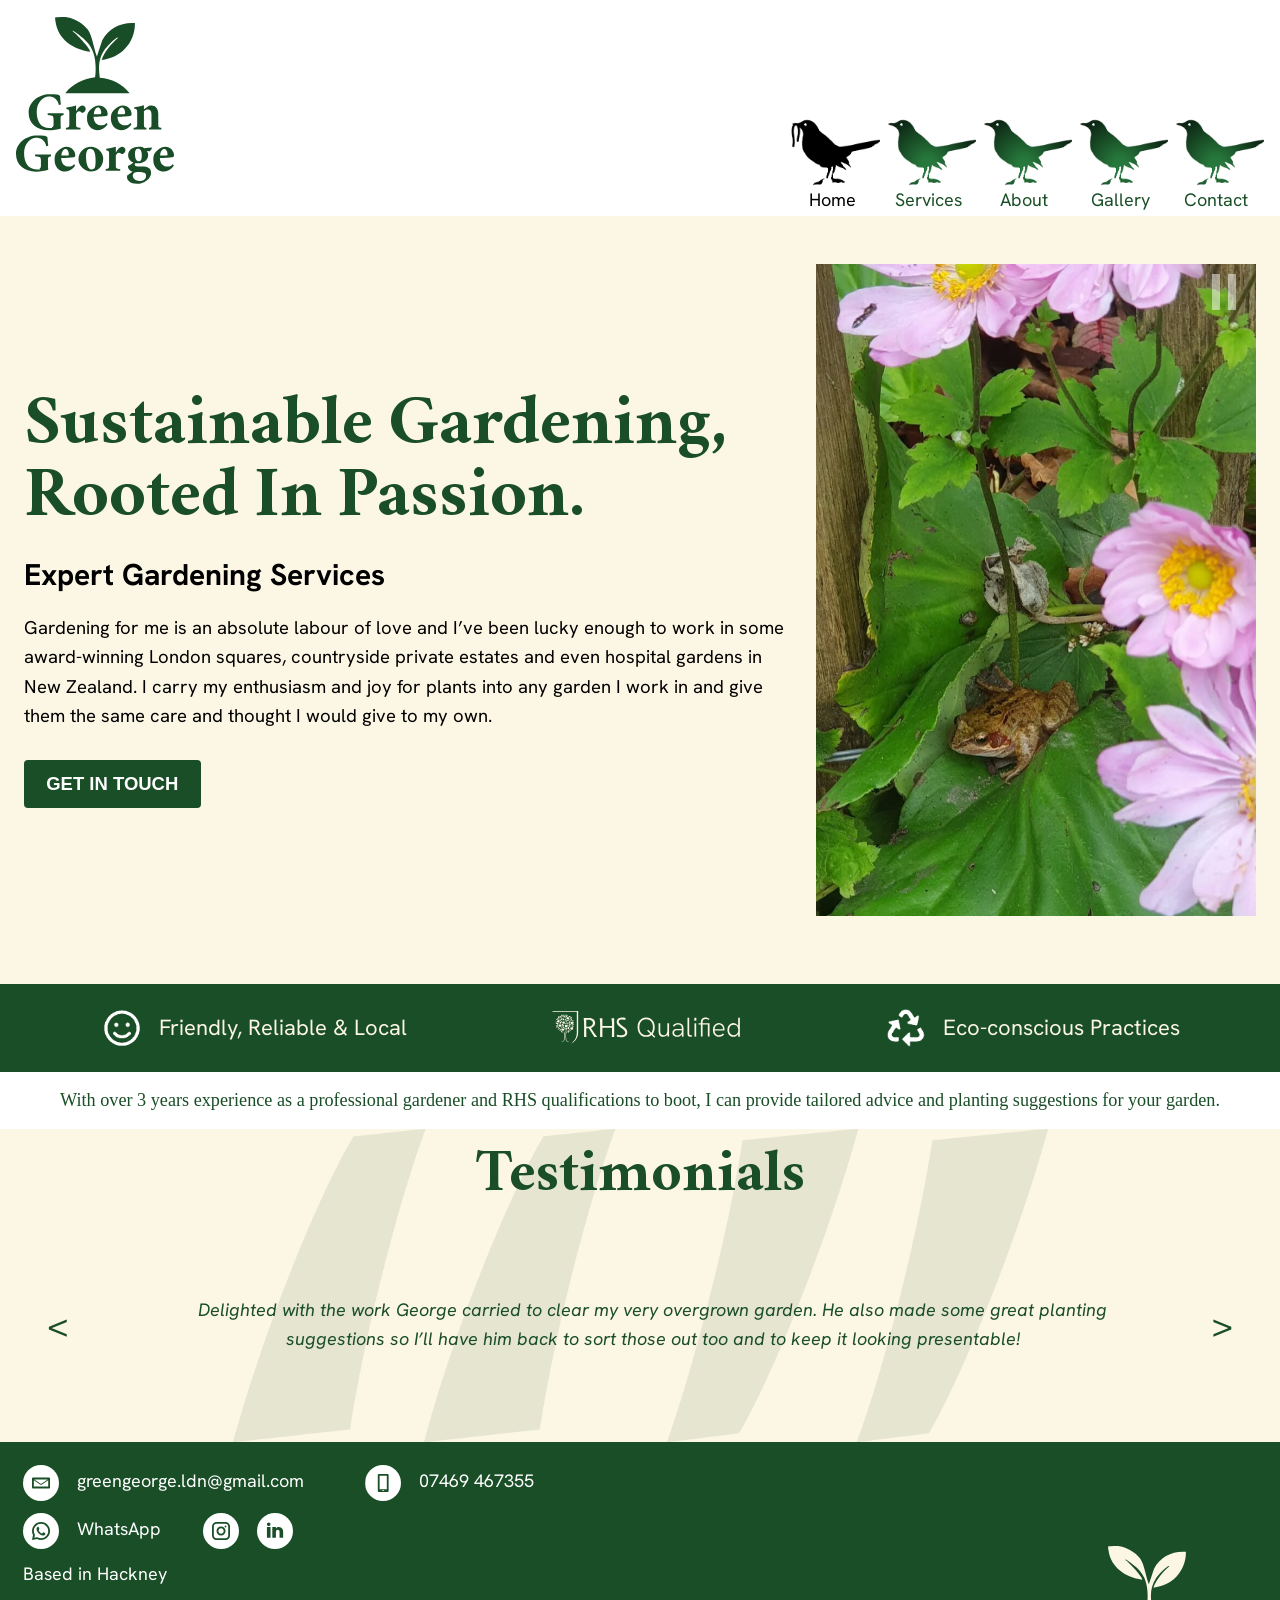
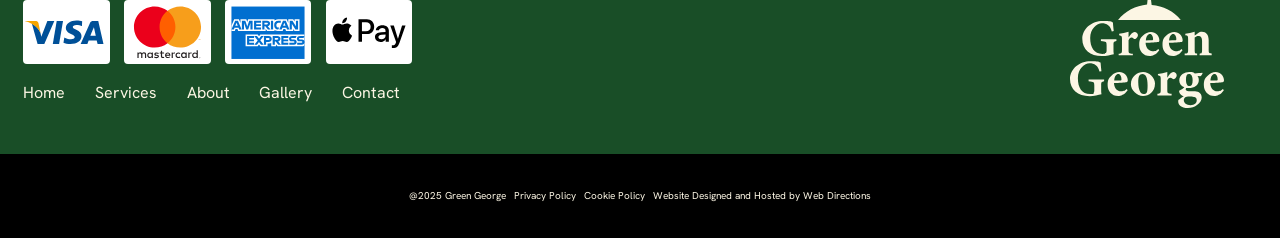
<file: index.html>
<html lang="en-GB" class="no-js">
  <head>
    <meta charset="UTF-8" />
    <meta name="viewport" content="width=device-width, initial-scale=1" />
    <link rel="profile" href="https://gmpg.org/xfn/11" />
    <meta
      name="robots"
      content="index, follow, max-image-preview:large, max-snippet:-1, max-video-preview:-1"
    />
    <meta property="og:locale" content="en_US" />
    <meta property="og:type" content="website" />
    <meta property="og:title" content="Home - Green George" />
    <meta
      property="og:description"
      content="Expert Gardening Services - Providing tailored advice and planting suggestions for you and your garden"
    />
    <meta property="og:url" content="https://greengeorge.co.uk/" />
    <meta property="og:site_name" content="Green George" />
    <meta
      property="article:modified_time"
      content="2025-09-25T16:27:24+00:00"
    />
    <meta
      property="og:image"
      content="https://greengeorge.co.uk/wp-content/uploads/2025/09/IMG_1477-1.jpg"
    />
    <meta property="og:image:width" content="1350" />
    <meta property="og:image:height" content="1800" />
    <meta property="og:image:type" content="image/jpeg" />
    <meta name="twitter:card" content="summary_large_image" />

    <title>Home - Green George</title>
    <link rel="stylesheet" href="resources/css/main.css" media="all" />
    <link rel="preconnect" href="https://fonts.googleapis.com" />
    <link rel="preconnect" href="https://fonts.gstatic.com" crossorigin />
    <link
      href="https://fonts.googleapis.com/css2?family=Hanken+Grotesk:ital,wght@0,100..900;1,100..900&display=swap"
      rel="stylesheet"
    />
    <link
      href="https://fonts.googleapis.com/css2?family=Inter:ital,opsz,wght@0,14..32,100..900;1,14..32,100..900&display=swap"
      rel="stylesheet"
    />
    <script>
      if (screen && screen.width) {
        document.cookie =
          "resolution=" + Math.max(screen.width, screen.height) + "; path=/";
      }
    </script>
    <script src="resources/js/mod.js"></script>
  </head>
  <body>
    <!--
Source - https://stackoverflow.com/a
Posted by Temani Afif, modified by community. See post 'Timeline' for change history
Retrieved 2025-12-21, License - CC BY-SA 4.0
-->


    <div id="home">
 
      <header>
 
        <h1>Green George</h1>
        <a href="#">
          <svg xmlns="http://www.w3.org/2000/svg" viewBox="0 0 424 447.7">
            <defs>
              <style>
                .st0 {
                  fill: #194e27;
                }
              </style>
            </defs>
            <path
              class="st0"
              d="M136.2.5c19.6,2.3,44.5,17.5,56.4,33.1,11.9,15.6,15.4,48.4,24.5,72.1l14.3-43c16.8-32.8,51.3-49.5,87.7-46.5,1,52.3-37.7,94.4-89.5,98.9,8.4-23.4,25.8-42.7,43.9-58.9.2-1.2-1.6-1.1-2.3-.8-7.9,3.2-28.3,24.8-33.5,32.4-16.3,23.8-16.9,47.4-12.9,75.2,31.3,1.9,60.8,17,80.2,41.5h-172.7c19.3-24.7,49-38.9,79.9-42.6,2.2-14.7,2-29.8.2-44.6-3.2-25.5-12.4-42.5-31.4-59.7-4.3-3.9-21.6-17.8-25.9-19.6s-2.6-.4-2.3.8c7.2,4.3,49.8,48.8,45.5,54.2-45.3-6.4-85.8-32.8-92.3-81.1-.3-2.2-2.3-11.5.5-11.5,9.5.8,20.5-1.1,29.8,0h-.1Z"
            ></path>
            <g>
              <path
                class="st0"
                d="M127.7,262.8c-7.1,1.4-8,2-8,11.5v11.2c0,5.1.1,9.7.9,13.4-8.5,2.1-20.9,5.3-32.5,5.3-33,0-54.2-18.8-54.2-47.3s26.3-49.5,56.4-49.5,22.6,2.8,27.8,4c.4,5,1.1,12.4,2.3,23.6l-5.3,1c-3.6-15.8-14.2-22.6-27.6-22.6s-31.9,15.4-31.9,41,10.5,43.8,33.9,43.8,6.1-.4,8-1.7c2.1-1.3,3.3-3.6,3.3-7.8v-13.5c0-10-.7-11.1-15.7-12.4v-4.8h42.7v4.8h0Z"
              ></path>
              <path
                class="st0"
                d="M161.7,252.4c5.1-8.8,10.7-14.9,15.9-14.9s9.5,4,9.5,8.8-3.1,9.1-7,10.5c-2,.7-3.4.3-4.4-.6-2.4-2-4.1-3-6.5-3s-5.6,1.9-8,7.4v26.5c0,8.8.9,9.4,11.8,10.4v4.6h-39v-4.6c7.7-.9,9.1-1.6,9.1-10.4v-31c0-7.3-1.1-7.8-7.7-9.4v-4c8.5-1.1,16.9-2.7,25.8-5.4v15.1h.5Z"
              ></path>
              <path
                class="st0"
                d="M245.7,288c-8.7,13-19.8,15.8-25.6,15.8-18.9,0-29.5-14.1-29.5-30.5s4.6-19.9,10.5-25.8c6.3-6.3,14.1-10.1,21.9-10.1,13.1,0,23.2,11.2,23.1,22.9,0,2.8-.9,4.7-4.1,5.1-2.6.3-19.9,1.7-33.9,2.3.7,15.2,9.1,22.9,19.2,22.9s10.8-1.9,15.8-6.1l2.6,3.4h0ZM208.9,261.1c5.8-.1,11.1-.3,16.9-.4,2.1-.1,2.8-.4,3-2.8,0-7.3-3.1-14.7-8.7-14.7s-10.4,6.5-11.2,17.9h0Z"
              ></path>
              <path
                class="st0"
                d="M309.8,288c-8.7,13-19.8,15.8-25.6,15.8-18.9,0-29.5-14.1-29.5-30.5s4.6-19.9,10.5-25.8c6.3-6.3,14.1-10.1,21.9-10.1,13.1,0,23.2,11.2,23.1,22.9,0,2.8-.9,4.7-4.1,5.1-2.6.3-19.9,1.7-33.9,2.3.7,15.2,9.1,22.9,19.2,22.9s10.8-1.9,15.8-6.1l2.6,3.4h0ZM272.9,261.1c5.8-.1,11.1-.3,16.9-.4,2.1-.1,2.8-.4,3-2.8,0-7.3-3.1-14.7-8.7-14.7s-10.4,6.5-11.2,17.9h0Z"
              ></path>
              <path
                class="st0"
                d="M356.9,302.1v-4.6c6-1,6.7-1.4,6.7-11.5v-24.2c0-10.2-4.7-13.4-9.8-13.4s-6.8,1.6-10.5,4.4v34.4c0,8.8.9,9.3,6.7,10.2v4.6h-34.3v-4.6c8.8-1.3,9.5-1.4,9.5-11v-29.5c0-8.5-.7-9.1-7.7-10.4v-4.1c8.1-1,17.4-3,25.8-5.4v10.5c2.8-2,5.7-4.3,8.8-6.3,4.3-2.7,7-4,11.1-4,11.5,0,18.6,8.5,18.6,22.8v26.9c0,9,.9,9.3,8.3,10.4v4.6h-33.2v.2Z"
              ></path>
              <path
                class="st0"
                d="M93.8,373.6c-7.1,1.4-8,2-8,11.5v11.2c0,5.1.1,9.7.9,13.4-8.5,2.1-20.9,5.3-32.5,5.3-33,0-54.2-18.8-54.2-47.3s26.3-49.5,56.4-49.5,22.6,2.8,27.8,4c.4,5,1.1,12.4,2.3,23.6l-5.3,1c-3.6-15.8-14.2-22.6-27.6-22.6s-31.9,15.4-31.9,41,10.5,43.8,33.9,43.8,6.1-.4,8-1.7c2.1-1.3,3.3-3.6,3.3-7.8v-13.5c0-10-.7-11.1-15.7-12.4v-4.8h42.7v4.8h-.1Z"
              ></path>
              <path
                class="st0"
                d="M158.7,398.8c-8.7,13-19.8,15.8-25.6,15.8-18.9,0-29.5-14.1-29.5-30.5s4.6-19.9,10.5-25.8c6.3-6.3,14.1-10.1,21.9-10.1,13.1,0,23.2,11.2,23.1,22.9,0,2.8-.9,4.7-4.1,5.1-2.6.3-19.9,1.7-33.9,2.3.7,15.2,9.1,22.9,19.2,22.9s10.8-1.9,15.8-6.1l2.6,3.4h0ZM121.8,371.9c5.8-.1,11.1-.3,16.9-.4,2.1-.1,2.8-.4,3-2.8,0-7.3-3.1-14.7-8.7-14.7s-10.4,6.5-11.2,17.9Z"
              ></path>
              <path
                class="st0"
                d="M234,380.3c0,22.9-16.4,34.3-33,34.3s-33.3-16.2-33.3-31.7c0-22.9,18.1-34.6,33.9-34.6s32.5,14.9,32.5,32h-.1ZM188,377.7c0,17.5,5.6,31.3,14.5,31.3s11.1-3.6,11.1-24.5-5-30.7-14-30.7-11.7,7.5-11.7,23.9h0Z"
              ></path>
              <path
                class="st0"
                d="M268.4,363.2c5.1-8.8,10.7-14.9,15.9-14.9s9.5,4,9.5,8.8-3.1,9.1-7,10.5c-2,.7-3.4.3-4.4-.6-2.4-2-4.1-3-6.5-3s-5.6,1.9-8,7.4v26.5c0,8.8.9,9.4,11.8,10.4v4.6h-39v-4.6c7.7-.9,9.1-1.6,9.1-10.4v-31c0-7.3-1.1-7.8-7.7-9.4v-4c8.5-1.1,16.9-2.7,25.8-5.4v15.1h.5Z"
              ></path>
              <path
                class="st0"
                d="M365.1,351.4c-.9,2.4-3.6,7.1-6.1,8.7l-8.1-.6c2.3,2.7,3.8,6,3.8,10.8,0,14.8-13.2,22.2-27.2,22.2s-4.8-.4-7-.7c-1.1,1.1-2,2.4-2,4,0,2.4,2.3,5.6,9.1,5.4,4.6,0,8.5-.1,13.1-.1,8.8,0,21.9,2.4,21.9,17.4s-19.1,29.2-38,29.2-26.6-9.4-26.6-17.4,1.6-5.4,4.4-7.8c3.4-2.7,7.1-4.7,10.8-7-6-2.1-8.7-4.8-10.7-7.8-1.6-2.3-2.3-5.7-2.1-7.7,7.4-3,11.8-6.8,14.5-9.4-8.5-2.8-14-10.1-14-18.9,0-15.9,14.8-23.3,27.6-23.3s10,1.1,15.2,3.8c7.4-.3,14.9-1.1,20.6-1.7l.6,1h.2ZM316.7,418.8c-2,2.1-3.3,4.3-3.3,7.3,0,6.8,7.1,13.7,18.4,13.7s17.2-5.8,17.2-13.4-3.6-8.1-8-9.3c-3.8-1-7-1.3-12.2-1.3s-10,.7-12.1,3h0ZM319.3,369.3c0,10,3.3,17.9,9.8,17.9s8.5-5.7,8.5-16.2-3-17.5-9.8-17.5-8.5,5.4-8.5,15.8h0Z"
              ></path>
              <path
                class="st0"
                d="M423.6,398.8c-8.7,13-19.8,15.8-25.6,15.8-18.9,0-29.5-14.1-29.5-30.5s4.6-19.9,10.5-25.8,14.1-10.1,21.9-10.1c13.1,0,23.2,11.2,23.1,22.9,0,2.8-.9,4.7-4.1,5.1-2.6.3-19.9,1.7-33.9,2.3.7,15.2,9.1,22.9,19.2,22.9s10.8-1.9,15.8-6.1l2.6,3.4h0ZM386.7,371.9c5.8-.1,11.1-.3,16.9-.4,2.1-.1,2.8-.4,3-2.8,0-7.3-3.1-14.7-8.7-14.7s-10.4,6.5-11.2,17.9h0Z"
              ></path>
            </g>
          </svg>
        </a>
        <input type="checkbox" id="menu" />
        <label for="menu">nav</label>
        <nav>
          <ul>
            <li><a href="#">Home</a></li>
            <li><a href="services/">Services</a></li>
            <li><a href="about/">About</a></li>
            <li><a href="gallery/">Gallery</a></li>
            <li><a href="contact/">Contact</a></li>
          </ul>
        </nav>
      </header>
      <main>
        <section id="player" class="c-mm">
          <input type="checkbox" id="anim1" name="slideshow" hidden />
          <label class="c-mm__play" for="anim1"></label>
          <aside>
            <figure style="--animn: kb-t; --index: 0; --y: 60%">
              <img src="resources/images/10PLTMGGEh8.jpg" />
            </figure>
            <figure style="--animn: kb-tr; --index: 1; --y: 60%">
              <img src="resources/images/20241104_131502.jpg" />
            </figure>
            <figure style="--animn: kb-bl; --index: 2; --x: 55%">
              <img src="resources/images/20241114_094758.jpg" />
            </figure>
            <figure style="--animn: kb-tl; --index: 3; --y: 35%">
              <img src="resources/images/IMG_0311.jpg" />
            </figure>

            <figure style="--animn: kb-r; --index: 4; --y: 55%">
              <img src="resources/images/IMG_0324.jpg" />
            </figure>
            <figure style="--animn: kb-t; --index: 5">
              <img src="resources/images/IMG_0229.jpg" />
            </figure>
            <figure style="--animn: kb-tl; --index: 6; --y: 10%">
              <img src="resources/images/IMG_0558.jpg" />
            </figure>

            <figure style="--animn: kb-tr; --index: 7; --y: 80%">
              <img src="resources/images/IMG_1395.jpg" />
            </figure>
            <figure style="--animn: kb-br; --index: 8; --y: 70%">
              <img src="resources/images/IMG_1442.jpg" />
            </figure>
            <figure style="--animn: kb-t; --index: 9">
              <img src="resources/images/IMG_1477.jpg" />
            </figure>
            <figure style="--animn: kb-tr; --index: 10; --y: 60%">
              <img src="resources/images/IMG_0388.jpg" />
            </figure>
            <figure style="--animn: kb-bl; --index: 11; --y: 80%">
              <img src="resources/images/IMG_1478.jpg" />
            </figure>
            <figure style="--animn: kb-bl; --index: 12">
              <img src="resources/images/IMG_0556.jpg" />
            </figure>
            <figure style="--animn: kb-b; --index: 13; --y: 60%">
              <img src="resources/images/IMG_1485.jpg" />
            </figure>
            <figure style="--animn: kb-bl; --index: 14">
              <img src="resources/images/IMG_1530.jpg" />
            </figure>
            <figure style="--animn: kb-bl; --index: 15; --x: 90%; --y: 10%">
              <img src="resources/images/IMG_1531.jpg" />
            </figure>
          </aside>
          <article>
            <h1>Sustainable Gardening, Rooted In Passion.</h1>
            <h4>Expert Gardening Services</h4>
            <p>
              Gardening for me is an absolute labour of love and I&rsquo;ve been
              lucky enough to work in some award-winning London squares,
              countryside private estates and even hospital gardens in New
              Zealand. I carry my enthusiasm and joy for plants into any garden
              I work in and give them the same care and thought I would give to
              my own.
            </p>
            <button><a>Get In Touch</a></button>
          </article>
        </section>
        <nav class="eco">
          <ul>
            <li>Friendly, Reliable & Local</li>
            <li>RHS Qualified</li>
            <li>Eco-conscious Practices</li>
          </ul>
        </nav>
        <section class="mission">
          <article>
            <p>
              With over 3 years experience as a professional gardener and RHS
              qualifications to boot, I can provide tailored advice and planting
              suggestions for your garden.
            </p>
          </article>
        </section>
        <section class="testimonials">
          <h2>Testimonials</h2>
          <input type="checkbox" id="back" hidden />
          <label for="back"></label>
          <input type="checkbox" id="forth" hidden />
          <label for="forth"></label>
          <div>
            <article>
              <p>
                George is excellent! Highly knowledgeable, very friendly, and
                works very efficiently. He did an excellent job with big
                pruning, weeding, mulching job, was highly communicative
                beforehand, and followed up with a very detailed list of
                planting ideas. Highly recommend!
              </p>
            </article>
            <article>
              <p>
                George is a brilliant gardener. Very knowledgeable about plants
                and garden design and a hard worker. He helped us transform our
                garden. I cannot recommend him highly enough.
              </p>
            </article>
            <article>
              <p>
                George has done an excellent job with our back garden. He is
                responsive and clear in communications when organising
                appointments. His work is thorough and the garden looks great
                after he has visited. He is proactive in making suggestions to
                improve the garden in achievable ways and is happy to implement
                those changes (for example, we had a bed that needed filling so
                he brought some lavender round to plant, and we have large
                invasive Budlea that he is helping to find a permanent solution
                for). He is clearly very knowledgeable about horticulture and
                that has helped him get to grips quickly with the specific
                issues in our garden. We are very happy to have George&rsquo;s
                services and would recommend him to others in the London area.
              </p>
            </article>
            <article>
              <p>
                Delighted with the work George carried to clear my very
                overgrown garden. He also made some great planting suggestions
                so I&rsquo;ll have him back to sort those out too and to keep it
                looking presentable!
              </p>
            </article>
          </div>
        </section>
        <footer>
           <!--https://stackoverflow.com/questions/65513955/how-to-create-a-snowflake-animation-scene-without-using-nth-child-for-each-eleme/65514070#65514070-->
           <div class="snowflakes" aria-hidden="true">
            <div class="snowflake" style="--d: 0s, 0s">❅</div>
            <div class="snowflake" style="--d: 1s, 1s">❅</div>
            <div class="snowflake" style="--d: 6s, 0.5s">❆</div>
            <div class="snowflake" style="--d: 4s, 2s">❄</div>
            <div class="snowflake" style="--d: 2s, 2s">❅</div>
            <div class="snowflake" style="--d: 8s, 3s">❆</div>
            <div class="snowflake" style="--d: 6s, 2s">❄</div>
            <div class="snowflake" style="--d: 2.5s, 1s">❅</div>
            <div class="snowflake" style="--d: 1s, 0s">❆</div>
            <div class="snowflake" style="--d: 3s, 1.5s">❄</div>
          </div>
          <section class="contact">
            <p>greengeorge.ldn@gmail.com</p>
            <p>07469 467355</p>
            <p>WhatsApp</p>
            <p></p>
            <p></p>
          </section>
          <p>Based in Hackney</p>
          <section class="payment">
            <div></div>
            <div></div>
            <div></div>
            <div></div>
          </section>
          <nav>
            <ul>
              <li><a href="#">Home</a></li>
              <li><a href="../services">Services</a></li>
              <li><a href="../about">About</a></li>
              <li><a href="../gallery">Gallery</a></li>
              <li><a href="../contact">Contact</a></li>
            </ul>
          </nav>
        </footer>
      </main>
      <footer>
        <ul>
          <li><a href="#">@2025 Green George</a></li>
          <li><a href="privacy">Privacy Policy</a></li>
          <li><a href="cookie">Cookie Policy</a></li>
          <li>
            <a href="https://webdirections.co.uk/" target="_blank"
              >Website Designed and Hosted by Web Directions</a
            >
          </li>
        </ul>
      </footer>
    </div>
    <script src="resources/js/meta.js"></script>
    <script src="resources/js/utils.js"></script>
    <script src="resources/js/testi.js"></script>
  </body>
</html>
</file>
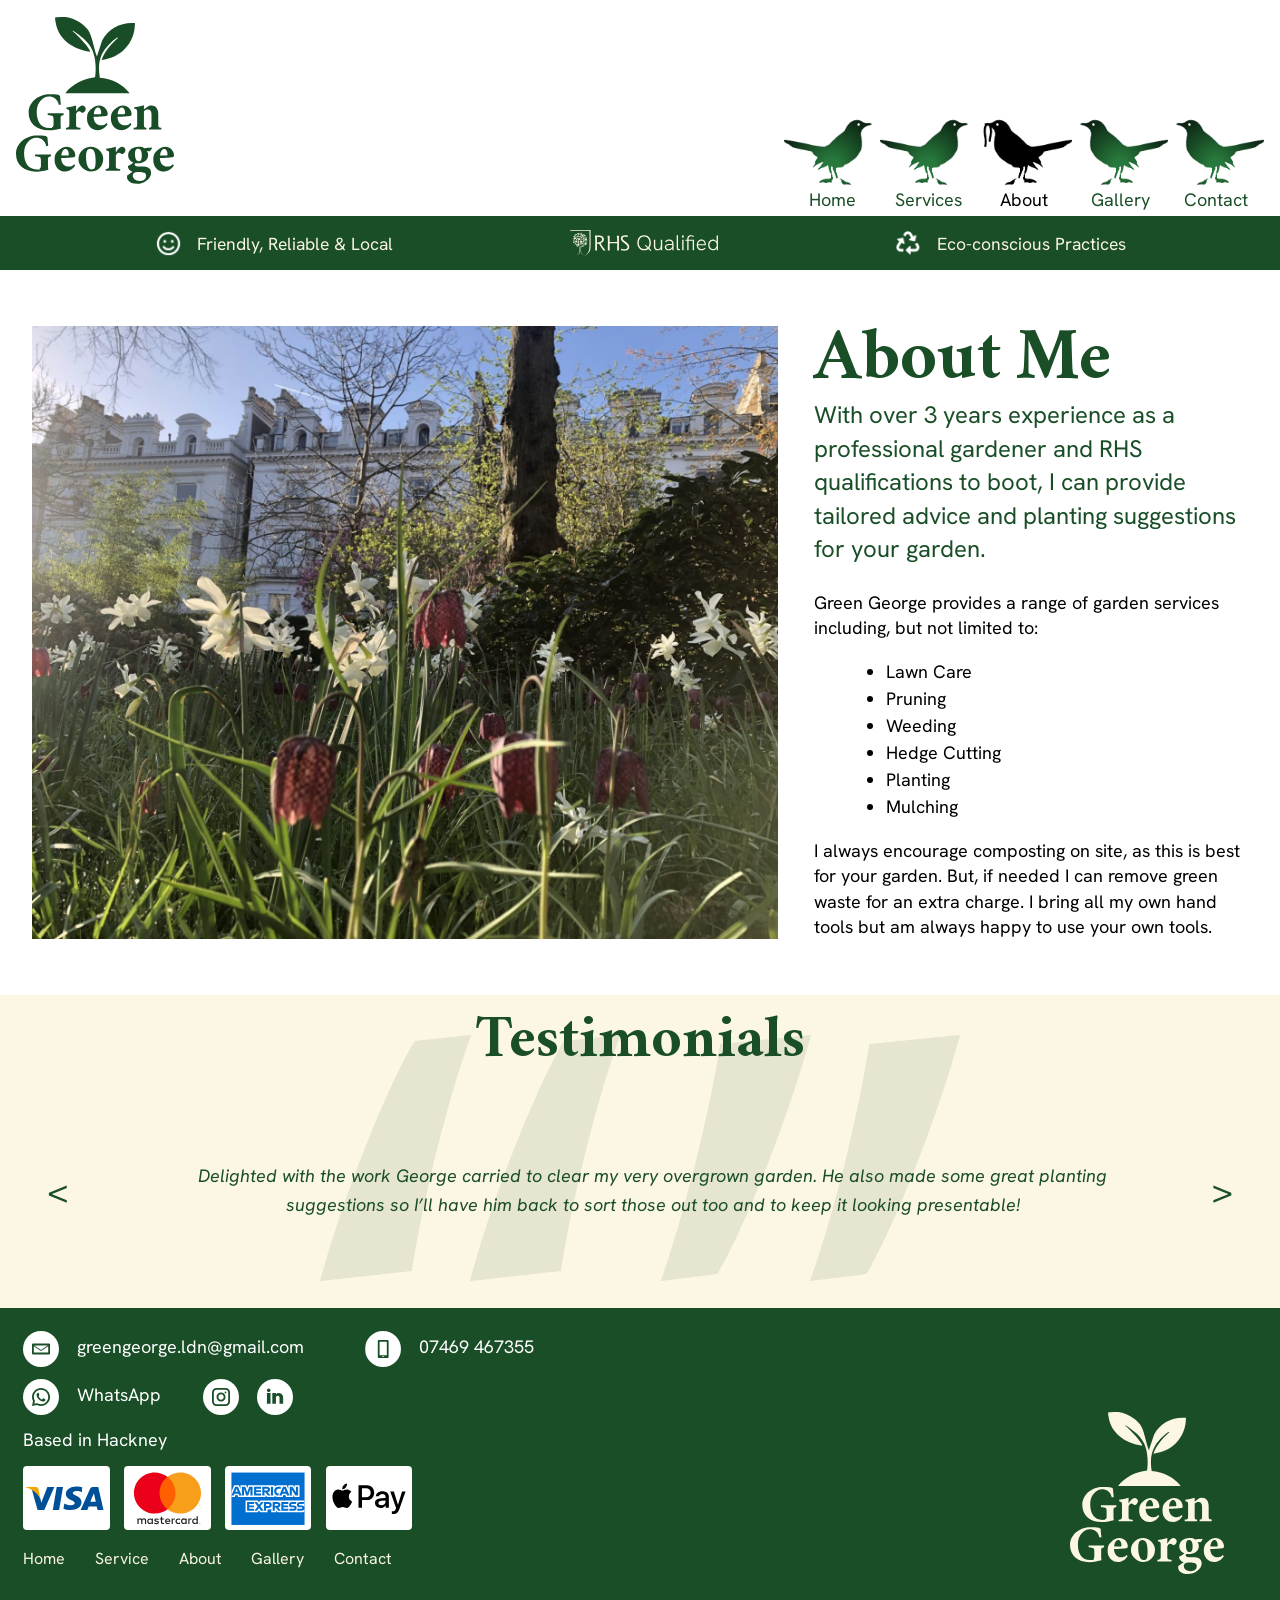
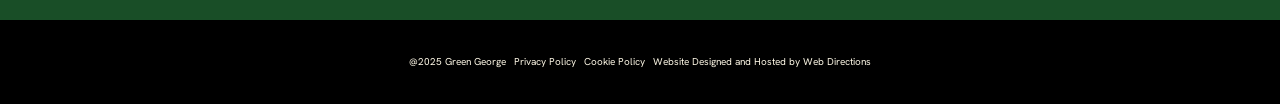
<file: about/index.html>
<html lang="en-GB" class="no-js">
  <head>
    <meta charset="UTF-8" />
    <meta name="viewport" content="width=device-width, initial-scale=1" />
    <link rel="profile" href="https://gmpg.org/xfn/11" />
    <meta
      name="robots"
      content="index, follow, max-image-preview:large, max-snippet:-1, max-video-preview:-1"
    />
    <title>About - Green George</title>
    <link rel="stylesheet" href="../resources/css/main.css" media="all" />
    <link rel="preconnect" href="https://fonts.googleapis.com" />
    <link rel="preconnect" href="https://fonts.gstatic.com" crossorigin />
    <link
      href="https://fonts.googleapis.com/css2?family=Hanken+Grotesk:ital,wght@0,100..900;1,100..900&display=swap"
      rel="stylesheet"
    />
    <script>
      if (screen && screen.width) {
        document.cookie =
          "resolution=" + Math.max(screen.width, screen.height) + "; path=/";
      }
    </script>
    <script src="../resources/js/mod.js"></script>
  </head>
  <body>
    <div id="about">
      <header>
        <h1>Green George</h1>
        <a href="../">
          <svg xmlns="http://www.w3.org/2000/svg" viewBox="0 0 424 447.7">
            <defs>
              <style>
                .st0 {
                  fill: #194e27;
                }
              </style>
            </defs>
            <path
              class="st0"
              d="M136.2.5c19.6,2.3,44.5,17.5,56.4,33.1,11.9,15.6,15.4,48.4,24.5,72.1l14.3-43c16.8-32.8,51.3-49.5,87.7-46.5,1,52.3-37.7,94.4-89.5,98.9,8.4-23.4,25.8-42.7,43.9-58.9.2-1.2-1.6-1.1-2.3-.8-7.9,3.2-28.3,24.8-33.5,32.4-16.3,23.8-16.9,47.4-12.9,75.2,31.3,1.9,60.8,17,80.2,41.5h-172.7c19.3-24.7,49-38.9,79.9-42.6,2.2-14.7,2-29.8.2-44.6-3.2-25.5-12.4-42.5-31.4-59.7-4.3-3.9-21.6-17.8-25.9-19.6s-2.6-.4-2.3.8c7.2,4.3,49.8,48.8,45.5,54.2-45.3-6.4-85.8-32.8-92.3-81.1-.3-2.2-2.3-11.5.5-11.5,9.5.8,20.5-1.1,29.8,0h-.1Z"
            ></path>
            <g>
              <path
                class="st0"
                d="M127.7,262.8c-7.1,1.4-8,2-8,11.5v11.2c0,5.1.1,9.7.9,13.4-8.5,2.1-20.9,5.3-32.5,5.3-33,0-54.2-18.8-54.2-47.3s26.3-49.5,56.4-49.5,22.6,2.8,27.8,4c.4,5,1.1,12.4,2.3,23.6l-5.3,1c-3.6-15.8-14.2-22.6-27.6-22.6s-31.9,15.4-31.9,41,10.5,43.8,33.9,43.8,6.1-.4,8-1.7c2.1-1.3,3.3-3.6,3.3-7.8v-13.5c0-10-.7-11.1-15.7-12.4v-4.8h42.7v4.8h0Z"
              ></path>
              <path
                class="st0"
                d="M161.7,252.4c5.1-8.8,10.7-14.9,15.9-14.9s9.5,4,9.5,8.8-3.1,9.1-7,10.5c-2,.7-3.4.3-4.4-.6-2.4-2-4.1-3-6.5-3s-5.6,1.9-8,7.4v26.5c0,8.8.9,9.4,11.8,10.4v4.6h-39v-4.6c7.7-.9,9.1-1.6,9.1-10.4v-31c0-7.3-1.1-7.8-7.7-9.4v-4c8.5-1.1,16.9-2.7,25.8-5.4v15.1h.5Z"
              ></path>
              <path
                class="st0"
                d="M245.7,288c-8.7,13-19.8,15.8-25.6,15.8-18.9,0-29.5-14.1-29.5-30.5s4.6-19.9,10.5-25.8c6.3-6.3,14.1-10.1,21.9-10.1,13.1,0,23.2,11.2,23.1,22.9,0,2.8-.9,4.7-4.1,5.1-2.6.3-19.9,1.7-33.9,2.3.7,15.2,9.1,22.9,19.2,22.9s10.8-1.9,15.8-6.1l2.6,3.4h0ZM208.9,261.1c5.8-.1,11.1-.3,16.9-.4,2.1-.1,2.8-.4,3-2.8,0-7.3-3.1-14.7-8.7-14.7s-10.4,6.5-11.2,17.9h0Z"
              ></path>
              <path
                class="st0"
                d="M309.8,288c-8.7,13-19.8,15.8-25.6,15.8-18.9,0-29.5-14.1-29.5-30.5s4.6-19.9,10.5-25.8c6.3-6.3,14.1-10.1,21.9-10.1,13.1,0,23.2,11.2,23.1,22.9,0,2.8-.9,4.7-4.1,5.1-2.6.3-19.9,1.7-33.9,2.3.7,15.2,9.1,22.9,19.2,22.9s10.8-1.9,15.8-6.1l2.6,3.4h0ZM272.9,261.1c5.8-.1,11.1-.3,16.9-.4,2.1-.1,2.8-.4,3-2.8,0-7.3-3.1-14.7-8.7-14.7s-10.4,6.5-11.2,17.9h0Z"
              ></path>
              <path
                class="st0"
                d="M356.9,302.1v-4.6c6-1,6.7-1.4,6.7-11.5v-24.2c0-10.2-4.7-13.4-9.8-13.4s-6.8,1.6-10.5,4.4v34.4c0,8.8.9,9.3,6.7,10.2v4.6h-34.3v-4.6c8.8-1.3,9.5-1.4,9.5-11v-29.5c0-8.5-.7-9.1-7.7-10.4v-4.1c8.1-1,17.4-3,25.8-5.4v10.5c2.8-2,5.7-4.3,8.8-6.3,4.3-2.7,7-4,11.1-4,11.5,0,18.6,8.5,18.6,22.8v26.9c0,9,.9,9.3,8.3,10.4v4.6h-33.2v.2Z"
              ></path>
              <path
                class="st0"
                d="M93.8,373.6c-7.1,1.4-8,2-8,11.5v11.2c0,5.1.1,9.7.9,13.4-8.5,2.1-20.9,5.3-32.5,5.3-33,0-54.2-18.8-54.2-47.3s26.3-49.5,56.4-49.5,22.6,2.8,27.8,4c.4,5,1.1,12.4,2.3,23.6l-5.3,1c-3.6-15.8-14.2-22.6-27.6-22.6s-31.9,15.4-31.9,41,10.5,43.8,33.9,43.8,6.1-.4,8-1.7c2.1-1.3,3.3-3.6,3.3-7.8v-13.5c0-10-.7-11.1-15.7-12.4v-4.8h42.7v4.8h-.1Z"
              ></path>
              <path
                class="st0"
                d="M158.7,398.8c-8.7,13-19.8,15.8-25.6,15.8-18.9,0-29.5-14.1-29.5-30.5s4.6-19.9,10.5-25.8c6.3-6.3,14.1-10.1,21.9-10.1,13.1,0,23.2,11.2,23.1,22.9,0,2.8-.9,4.7-4.1,5.1-2.6.3-19.9,1.7-33.9,2.3.7,15.2,9.1,22.9,19.2,22.9s10.8-1.9,15.8-6.1l2.6,3.4h0ZM121.8,371.9c5.8-.1,11.1-.3,16.9-.4,2.1-.1,2.8-.4,3-2.8,0-7.3-3.1-14.7-8.7-14.7s-10.4,6.5-11.2,17.9Z"
              ></path>
              <path
                class="st0"
                d="M234,380.3c0,22.9-16.4,34.3-33,34.3s-33.3-16.2-33.3-31.7c0-22.9,18.1-34.6,33.9-34.6s32.5,14.9,32.5,32h-.1ZM188,377.7c0,17.5,5.6,31.3,14.5,31.3s11.1-3.6,11.1-24.5-5-30.7-14-30.7-11.7,7.5-11.7,23.9h0Z"
              ></path>
              <path
                class="st0"
                d="M268.4,363.2c5.1-8.8,10.7-14.9,15.9-14.9s9.5,4,9.5,8.8-3.1,9.1-7,10.5c-2,.7-3.4.3-4.4-.6-2.4-2-4.1-3-6.5-3s-5.6,1.9-8,7.4v26.5c0,8.8.9,9.4,11.8,10.4v4.6h-39v-4.6c7.7-.9,9.1-1.6,9.1-10.4v-31c0-7.3-1.1-7.8-7.7-9.4v-4c8.5-1.1,16.9-2.7,25.8-5.4v15.1h.5Z"
              ></path>
              <path
                class="st0"
                d="M365.1,351.4c-.9,2.4-3.6,7.1-6.1,8.7l-8.1-.6c2.3,2.7,3.8,6,3.8,10.8,0,14.8-13.2,22.2-27.2,22.2s-4.8-.4-7-.7c-1.1,1.1-2,2.4-2,4,0,2.4,2.3,5.6,9.1,5.4,4.6,0,8.5-.1,13.1-.1,8.8,0,21.9,2.4,21.9,17.4s-19.1,29.2-38,29.2-26.6-9.4-26.6-17.4,1.6-5.4,4.4-7.8c3.4-2.7,7.1-4.7,10.8-7-6-2.1-8.7-4.8-10.7-7.8-1.6-2.3-2.3-5.7-2.1-7.7,7.4-3,11.8-6.8,14.5-9.4-8.5-2.8-14-10.1-14-18.9,0-15.9,14.8-23.3,27.6-23.3s10,1.1,15.2,3.8c7.4-.3,14.9-1.1,20.6-1.7l.6,1h.2ZM316.7,418.8c-2,2.1-3.3,4.3-3.3,7.3,0,6.8,7.1,13.7,18.4,13.7s17.2-5.8,17.2-13.4-3.6-8.1-8-9.3c-3.8-1-7-1.3-12.2-1.3s-10,.7-12.1,3h0ZM319.3,369.3c0,10,3.3,17.9,9.8,17.9s8.5-5.7,8.5-16.2-3-17.5-9.8-17.5-8.5,5.4-8.5,15.8h0Z"
              ></path>
              <path
                class="st0"
                d="M423.6,398.8c-8.7,13-19.8,15.8-25.6,15.8-18.9,0-29.5-14.1-29.5-30.5s4.6-19.9,10.5-25.8,14.1-10.1,21.9-10.1c13.1,0,23.2,11.2,23.1,22.9,0,2.8-.9,4.7-4.1,5.1-2.6.3-19.9,1.7-33.9,2.3.7,15.2,9.1,22.9,19.2,22.9s10.8-1.9,15.8-6.1l2.6,3.4h0ZM386.7,371.9c5.8-.1,11.1-.3,16.9-.4,2.1-.1,2.8-.4,3-2.8,0-7.3-3.1-14.7-8.7-14.7s-10.4,6.5-11.2,17.9h0Z"
              ></path>
            </g>
          </svg>
        </a>
        <input type="checkbox" id="menu" />
        <label for="menu">nav</label>
        <nav>
          <ul>
            <li><a href="../">Home</a></li>
            <li><a href="../services">Services</a></li>
            <li><a href="#">About</a></li>
            <li><a href="../gallery">Gallery</a></li>
            <li><a href="../contact">Contact</a></li>
          </ul>
        </nav>
      </header>
      <main>
        <nav class="eco">
          <ul>
            <li>Friendly, Reliable & Local</li>
            <li>RHS Qualified</li>
            <li>Eco-conscious Practices</li>
          </ul>
        </nav>
        <section>
          <a id="pic" href="../resources/images/IMG_0556.jpg"
            ><img alt="" src="../resources/images/IMG_0556.jpg"
          /></a>
          <article>
            <h2>About Me</h2>
            <p>
              With over 3 years experience as a professional gardener and RHS
              qualifications to boot, I can provide tailored advice and planting
              suggestions for your garden.
            </p>
            <p>
              Green George provides a range of garden services including, but
              not limited to:
            </p>
            <ul>
              <li>Lawn Care</li>
              <li>Pruning</li>
              <li>Weeding</li>
              <li>Hedge Cutting</li>
              <li>Planting</li>
              <li>Mulching</li>
            </ul>
            <p>
              I always encourage composting on site, as this is best for your
              garden. But, if needed I can remove green waste for an extra
              charge. I bring all my own hand tools but am always happy to use
              your own tools.
            </p>
          </article>
        </section>
        <section class="testimonials">
          <h2>Testimonials</h2>
          <input type="checkbox" id="back" hidden/>
          <label for="back"></label>
          <input type="checkbox" id="forth" hidden/>
          <label for="forth"></label>
          <div>
            <article>
              <p>
                George is excellent! Highly knowledgeable, very friendly, and
                works very efficiently. He did an excellent job with big
                pruning, weeding, mulching job, was highly communicative
                beforehand, and followed up with a very detailed list of
                planting ideas. Highly recommend!
              </p>
            </article>
            <article>
              <p>
                George is a brilliant gardener. Very knowledgeable about plants
                and garden design and a hard worker. He helped us transform our
                garden. I cannot recommend him highly enough.
              </p>
            </article>
            <article>
              <p>
                George has done an excellent job with our back garden. He is
                responsive and clear in communications when organising
                appointments. His work is thorough and the garden looks great
                after he has visited. He is proactive in making suggestions to
                improve the garden in achievable ways and is happy to implement
                those changes (for example, we had a bed that needed filling so
                he brought some lavender round to plant, and we have large
                invasive Budlea that he is helping to find a permanent solution
                for). He is clearly very knowledgeable about horticulture and
                that has helped him get to grips quickly with the specific
                issues in our garden. We are very happy to have George&rsquo;s
                services and would recommend him to others in the London area.
              </p>
            </article>
            <article>
              <p>
                Delighted with the work George carried to clear my very
                overgrown garden. He also made some great planting suggestions
                so I&rsquo;ll have him back to sort those out too and to keep it
                looking presentable!
              </p>
            </article>
          </div>
        </section>
        <footer>
           <!--https://stackoverflow.com/questions/65513955/how-to-create-a-snowflake-animation-scene-without-using-nth-child-for-each-eleme/65514070#65514070-->
           <div class="snowflakes" aria-hidden="true">
            <div class="snowflake" style="--d: 0s, 0s">❅</div>
            <div class="snowflake" style="--d: 1s, 1s">❅</div>
            <div class="snowflake" style="--d: 6s, 0.5s">❆</div>
            <div class="snowflake" style="--d: 4s, 2s">❄</div>
            <div class="snowflake" style="--d: 2s, 2s">❅</div>
            <div class="snowflake" style="--d: 8s, 3s">❆</div>
            <div class="snowflake" style="--d: 6s, 2s">❄</div>
            <div class="snowflake" style="--d: 2.5s, 1s">❅</div>
            <div class="snowflake" style="--d: 1s, 0s">❆</div>
            <div class="snowflake" style="--d: 3s, 1.5s">❄</div>
          </div>
          <section class="contact">
            <p>greengeorge.ldn@gmail.com</p>
            <p>07469 467355</p>
            <p>WhatsApp</p>
            <p></p>
            <p></p>
          </section>
          <p>Based in Hackney</p>
          <section class="payment">
            <div></div>
            <div></div>
            <div></div>
            <div></div>
          </section>

          <nav>
            <ul>
              <li><a href="../">Home</a></li>
              <li><a href="../services/">Service</a></li>
              <li><a href="#">About</a></li>
              <li><a href="../gallery/">Gallery</a></li>
              <li><a href="../contact/">Contact</a></li>
            </ul>
          </nav>
        </footer>
      </main>
      <footer>
        <ul>
          <li><a href="#">@2025 Green George</a></li>
          <li><a href="../privacy">Privacy Policy</a></li>
          <li><a href="../cookie">Cookie Policy</a></li>
          <li>
            <a href="https://webdirections.co.uk/" target="_blank"
              >Website Designed and Hosted by Web Directions</a
            >
          </li>
        </ul>
      </footer>
    </div>

    <script src="../resources/js/meta.js"></script>
    <script src="../resources/js/utils.js"></script>
    <script src="../resources/js/testi.js"></script>
  </body>
</html>
</file>
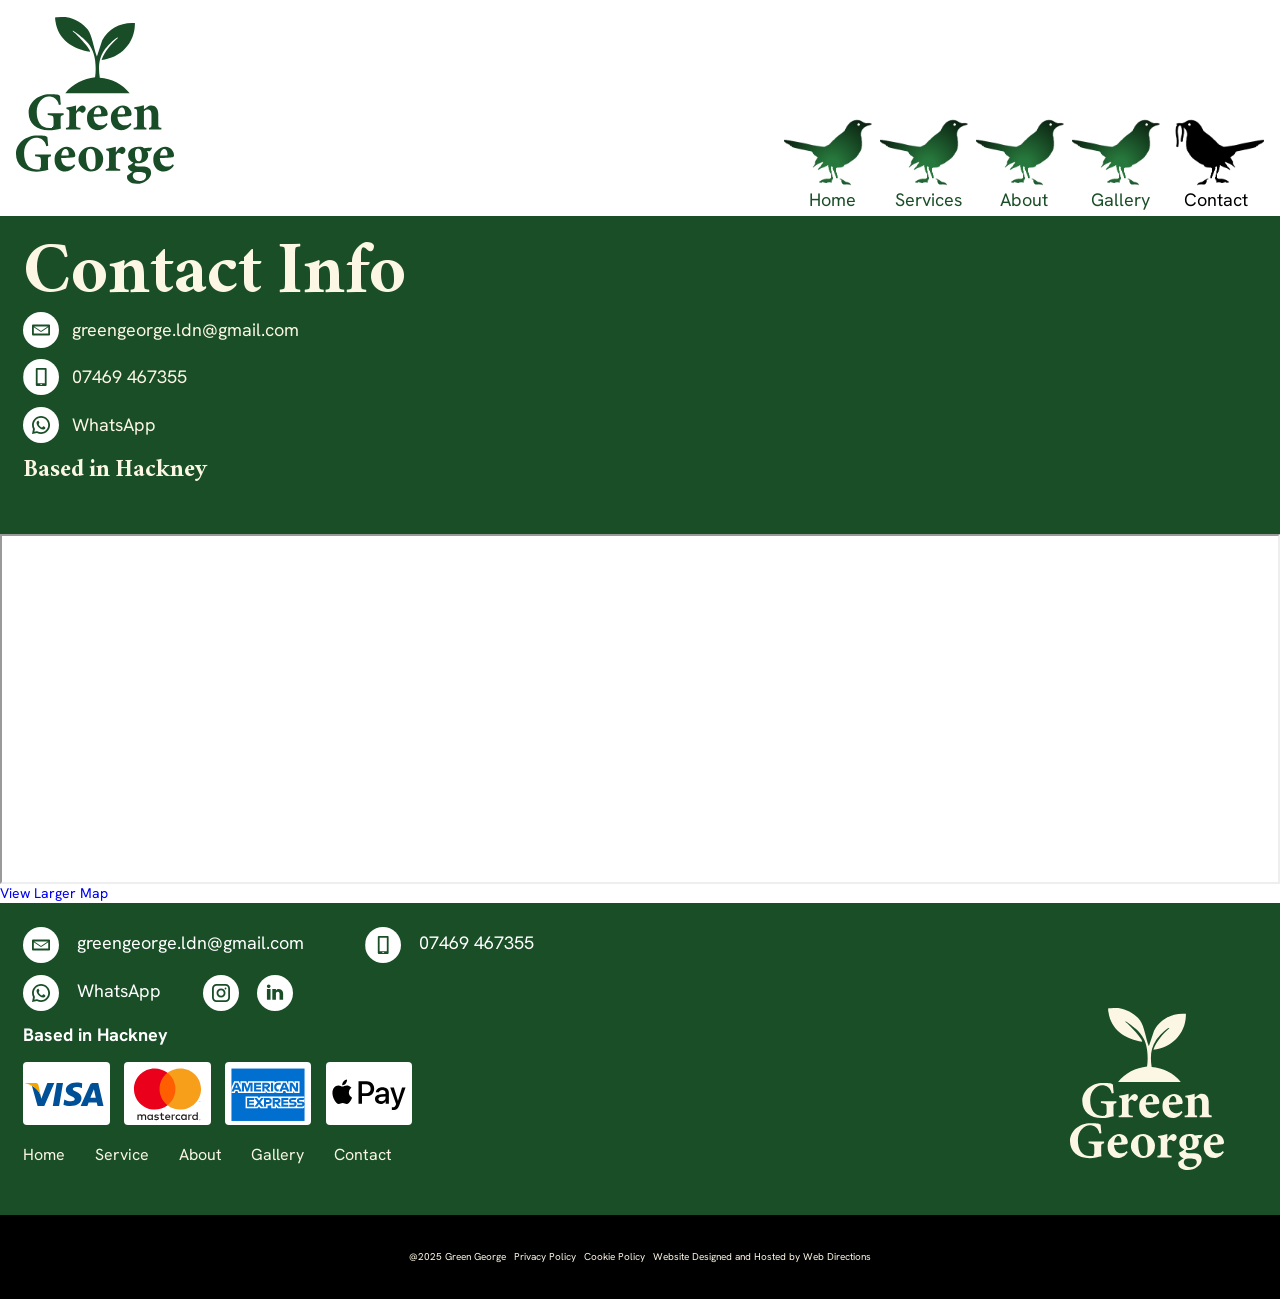
<file: contact/index.html>
<html lang="en-GB" class="no-js">
  <head>
    <meta charset="UTF-8" />
    <meta name="viewport" content="width=device-width, initial-scale=1" />
    <meta http-equiv="x-ua-compatible" content="ie=edge" />
    <meta name="format-detection" content="telephone=no" />
    <link rel="profile" href="https://gmpg.org/xfn/11" />
    <meta
      name="robots"
      content="index, follow, max-image-preview:large, max-snippet:-1, max-video-preview:-1"
    />
    <title>Contact - Green George</title>
    <link rel="stylesheet" href="../resources/css/main.css" media="all" />
    <link rel="preconnect" href="https://fonts.googleapis.com" />
    <link rel="preconnect" href="https://fonts.gstatic.com" crossorigin />
    <link
      href="https://fonts.googleapis.com/css2?family=Hanken+Grotesk:ital,wght@0,100..900;1,100..900&display=swap"
      rel="stylesheet"
    />
    <script src="../resources/js/mod.js"></script>
  </head>
  <body>

    <div id="contact">
      <header>
        <h1>Green George</h1>
        <a href="../">
          <svg xmlns="http://www.w3.org/2000/svg" viewBox="0 0 424 447.7">
            <defs>
              <style>
                .st0 {
                  fill: #194e27;
                }
              </style>
            </defs>
            <path
              class="st0"
              d="M136.2.5c19.6,2.3,44.5,17.5,56.4,33.1,11.9,15.6,15.4,48.4,24.5,72.1l14.3-43c16.8-32.8,51.3-49.5,87.7-46.5,1,52.3-37.7,94.4-89.5,98.9,8.4-23.4,25.8-42.7,43.9-58.9.2-1.2-1.6-1.1-2.3-.8-7.9,3.2-28.3,24.8-33.5,32.4-16.3,23.8-16.9,47.4-12.9,75.2,31.3,1.9,60.8,17,80.2,41.5h-172.7c19.3-24.7,49-38.9,79.9-42.6,2.2-14.7,2-29.8.2-44.6-3.2-25.5-12.4-42.5-31.4-59.7-4.3-3.9-21.6-17.8-25.9-19.6s-2.6-.4-2.3.8c7.2,4.3,49.8,48.8,45.5,54.2-45.3-6.4-85.8-32.8-92.3-81.1-.3-2.2-2.3-11.5.5-11.5,9.5.8,20.5-1.1,29.8,0h-.1Z"
            ></path>
            <g>
              <path
                class="st0"
                d="M127.7,262.8c-7.1,1.4-8,2-8,11.5v11.2c0,5.1.1,9.7.9,13.4-8.5,2.1-20.9,5.3-32.5,5.3-33,0-54.2-18.8-54.2-47.3s26.3-49.5,56.4-49.5,22.6,2.8,27.8,4c.4,5,1.1,12.4,2.3,23.6l-5.3,1c-3.6-15.8-14.2-22.6-27.6-22.6s-31.9,15.4-31.9,41,10.5,43.8,33.9,43.8,6.1-.4,8-1.7c2.1-1.3,3.3-3.6,3.3-7.8v-13.5c0-10-.7-11.1-15.7-12.4v-4.8h42.7v4.8h0Z"
              ></path>
              <path
                class="st0"
                d="M161.7,252.4c5.1-8.8,10.7-14.9,15.9-14.9s9.5,4,9.5,8.8-3.1,9.1-7,10.5c-2,.7-3.4.3-4.4-.6-2.4-2-4.1-3-6.5-3s-5.6,1.9-8,7.4v26.5c0,8.8.9,9.4,11.8,10.4v4.6h-39v-4.6c7.7-.9,9.1-1.6,9.1-10.4v-31c0-7.3-1.1-7.8-7.7-9.4v-4c8.5-1.1,16.9-2.7,25.8-5.4v15.1h.5Z"
              ></path>
              <path
                class="st0"
                d="M245.7,288c-8.7,13-19.8,15.8-25.6,15.8-18.9,0-29.5-14.1-29.5-30.5s4.6-19.9,10.5-25.8c6.3-6.3,14.1-10.1,21.9-10.1,13.1,0,23.2,11.2,23.1,22.9,0,2.8-.9,4.7-4.1,5.1-2.6.3-19.9,1.7-33.9,2.3.7,15.2,9.1,22.9,19.2,22.9s10.8-1.9,15.8-6.1l2.6,3.4h0ZM208.9,261.1c5.8-.1,11.1-.3,16.9-.4,2.1-.1,2.8-.4,3-2.8,0-7.3-3.1-14.7-8.7-14.7s-10.4,6.5-11.2,17.9h0Z"
              ></path>
              <path
                class="st0"
                d="M309.8,288c-8.7,13-19.8,15.8-25.6,15.8-18.9,0-29.5-14.1-29.5-30.5s4.6-19.9,10.5-25.8c6.3-6.3,14.1-10.1,21.9-10.1,13.1,0,23.2,11.2,23.1,22.9,0,2.8-.9,4.7-4.1,5.1-2.6.3-19.9,1.7-33.9,2.3.7,15.2,9.1,22.9,19.2,22.9s10.8-1.9,15.8-6.1l2.6,3.4h0ZM272.9,261.1c5.8-.1,11.1-.3,16.9-.4,2.1-.1,2.8-.4,3-2.8,0-7.3-3.1-14.7-8.7-14.7s-10.4,6.5-11.2,17.9h0Z"
              ></path>
              <path
                class="st0"
                d="M356.9,302.1v-4.6c6-1,6.7-1.4,6.7-11.5v-24.2c0-10.2-4.7-13.4-9.8-13.4s-6.8,1.6-10.5,4.4v34.4c0,8.8.9,9.3,6.7,10.2v4.6h-34.3v-4.6c8.8-1.3,9.5-1.4,9.5-11v-29.5c0-8.5-.7-9.1-7.7-10.4v-4.1c8.1-1,17.4-3,25.8-5.4v10.5c2.8-2,5.7-4.3,8.8-6.3,4.3-2.7,7-4,11.1-4,11.5,0,18.6,8.5,18.6,22.8v26.9c0,9,.9,9.3,8.3,10.4v4.6h-33.2v.2Z"
              ></path>
              <path
                class="st0"
                d="M93.8,373.6c-7.1,1.4-8,2-8,11.5v11.2c0,5.1.1,9.7.9,13.4-8.5,2.1-20.9,5.3-32.5,5.3-33,0-54.2-18.8-54.2-47.3s26.3-49.5,56.4-49.5,22.6,2.8,27.8,4c.4,5,1.1,12.4,2.3,23.6l-5.3,1c-3.6-15.8-14.2-22.6-27.6-22.6s-31.9,15.4-31.9,41,10.5,43.8,33.9,43.8,6.1-.4,8-1.7c2.1-1.3,3.3-3.6,3.3-7.8v-13.5c0-10-.7-11.1-15.7-12.4v-4.8h42.7v4.8h-.1Z"
              ></path>
              <path
                class="st0"
                d="M158.7,398.8c-8.7,13-19.8,15.8-25.6,15.8-18.9,0-29.5-14.1-29.5-30.5s4.6-19.9,10.5-25.8c6.3-6.3,14.1-10.1,21.9-10.1,13.1,0,23.2,11.2,23.1,22.9,0,2.8-.9,4.7-4.1,5.1-2.6.3-19.9,1.7-33.9,2.3.7,15.2,9.1,22.9,19.2,22.9s10.8-1.9,15.8-6.1l2.6,3.4h0ZM121.8,371.9c5.8-.1,11.1-.3,16.9-.4,2.1-.1,2.8-.4,3-2.8,0-7.3-3.1-14.7-8.7-14.7s-10.4,6.5-11.2,17.9Z"
              ></path>
              <path
                class="st0"
                d="M234,380.3c0,22.9-16.4,34.3-33,34.3s-33.3-16.2-33.3-31.7c0-22.9,18.1-34.6,33.9-34.6s32.5,14.9,32.5,32h-.1ZM188,377.7c0,17.5,5.6,31.3,14.5,31.3s11.1-3.6,11.1-24.5-5-30.7-14-30.7-11.7,7.5-11.7,23.9h0Z"
              ></path>
              <path
                class="st0"
                d="M268.4,363.2c5.1-8.8,10.7-14.9,15.9-14.9s9.5,4,9.5,8.8-3.1,9.1-7,10.5c-2,.7-3.4.3-4.4-.6-2.4-2-4.1-3-6.5-3s-5.6,1.9-8,7.4v26.5c0,8.8.9,9.4,11.8,10.4v4.6h-39v-4.6c7.7-.9,9.1-1.6,9.1-10.4v-31c0-7.3-1.1-7.8-7.7-9.4v-4c8.5-1.1,16.9-2.7,25.8-5.4v15.1h.5Z"
              ></path>
              <path
                class="st0"
                d="M365.1,351.4c-.9,2.4-3.6,7.1-6.1,8.7l-8.1-.6c2.3,2.7,3.8,6,3.8,10.8,0,14.8-13.2,22.2-27.2,22.2s-4.8-.4-7-.7c-1.1,1.1-2,2.4-2,4,0,2.4,2.3,5.6,9.1,5.4,4.6,0,8.5-.1,13.1-.1,8.8,0,21.9,2.4,21.9,17.4s-19.1,29.2-38,29.2-26.6-9.4-26.6-17.4,1.6-5.4,4.4-7.8c3.4-2.7,7.1-4.7,10.8-7-6-2.1-8.7-4.8-10.7-7.8-1.6-2.3-2.3-5.7-2.1-7.7,7.4-3,11.8-6.8,14.5-9.4-8.5-2.8-14-10.1-14-18.9,0-15.9,14.8-23.3,27.6-23.3s10,1.1,15.2,3.8c7.4-.3,14.9-1.1,20.6-1.7l.6,1h.2ZM316.7,418.8c-2,2.1-3.3,4.3-3.3,7.3,0,6.8,7.1,13.7,18.4,13.7s17.2-5.8,17.2-13.4-3.6-8.1-8-9.3c-3.8-1-7-1.3-12.2-1.3s-10,.7-12.1,3h0ZM319.3,369.3c0,10,3.3,17.9,9.8,17.9s8.5-5.7,8.5-16.2-3-17.5-9.8-17.5-8.5,5.4-8.5,15.8h0Z"
              ></path>
              <path
                class="st0"
                d="M423.6,398.8c-8.7,13-19.8,15.8-25.6,15.8-18.9,0-29.5-14.1-29.5-30.5s4.6-19.9,10.5-25.8,14.1-10.1,21.9-10.1c13.1,0,23.2,11.2,23.1,22.9,0,2.8-.9,4.7-4.1,5.1-2.6.3-19.9,1.7-33.9,2.3.7,15.2,9.1,22.9,19.2,22.9s10.8-1.9,15.8-6.1l2.6,3.4h0ZM386.7,371.9c5.8-.1,11.1-.3,16.9-.4,2.1-.1,2.8-.4,3-2.8,0-7.3-3.1-14.7-8.7-14.7s-10.4,6.5-11.2,17.9h0Z"
              ></path>
            </g>
          </svg>
        </a>
        <input type="checkbox" id="menu" />
        <label for="menu">nav</label>
        <nav>
          <ul>
            <li><a href="../">Home</a></li>
            <li><a href="../services">Services</a></li>
            <li><a href="../about">About</a></li>
            <li><a href="../gallery">Gallery</a></li>
            <li><a href="#">Contact</a></li>
          </ul>
        </nav>
      </header>

      <main>
        <section class="contact">
          <h2>Contact Info</h2>
          <p>greengeorge.ldn@gmail.com</p>
          <p>07469 467355</p>
          <p>WhatsApp</p>
          <h4>Based in Hackney</h4>
        </section>
        <section class="hook">
          <p>Please enable javascript to view a location map of Hackney.</p>
        </section>
        <footer>
           <!--https://stackoverflow.com/questions/65513955/how-to-create-a-snowflake-animation-scene-without-using-nth-child-for-each-eleme/65514070#65514070-->
           <div class="snowflakes" aria-hidden="true">
            <div class="snowflake" style="--d: 0s, 0s">❅</div>
            <div class="snowflake" style="--d: 1s, 1s">❅</div>
            <div class="snowflake" style="--d: 6s, 0.5s">❆</div>
            <div class="snowflake" style="--d: 4s, 2s">❄</div>
            <div class="snowflake" style="--d: 2s, 2s">❅</div>
            <div class="snowflake" style="--d: 8s, 3s">❆</div>
            <div class="snowflake" style="--d: 6s, 2s">❄</div>
            <div class="snowflake" style="--d: 2.5s, 1s">❅</div>
            <div class="snowflake" style="--d: 1s, 0s">❆</div>
            <div class="snowflake" style="--d: 3s, 1.5s">❄</div>
          </div>
          <section class="contact">
            <p><a href="mailto:greengeorge.ldn@gmail.com">greengeorge.ldn@gmail.com</a></p>
            <p>07469 467355</p>
            <p>WhatsApp</p>
            <p></p>
            <p></p>
          </section>
          <h4>Based in Hackney</h4>
          <section class="payment">
            <div></div>
            <div></div>
            <div></div>
            <div></div>
          </section>
          <nav>
            <ul>
              <li><a href="../">Home</a></li>
              <li><a href="../services/">Service</a></li>
              <li><a href="../about">About</a></li>
              <li><a href="../gallery">Gallery</a></li>
              <li><a href="#">Contact</a></li>
            </ul>
          </nav>
        </footer>
      </main>
      <footer>
        <ul>
          <li><a href="#">@2025 Green George</a></li>
          <li><a href="../privacy">Privacy Policy</a></li>
          <li><a href="../cookie">Cookie Policy</a></li>
          <li>
            <a href="https://webdirections.co.uk/" target="_blank"
              >Website Designed and Hosted by Web Directions</a
            >
          </li>
        </ul>
      </footer>
    </div>
    <script src="../resources/js/map.js"></script>
  </body>
</html>
</file>
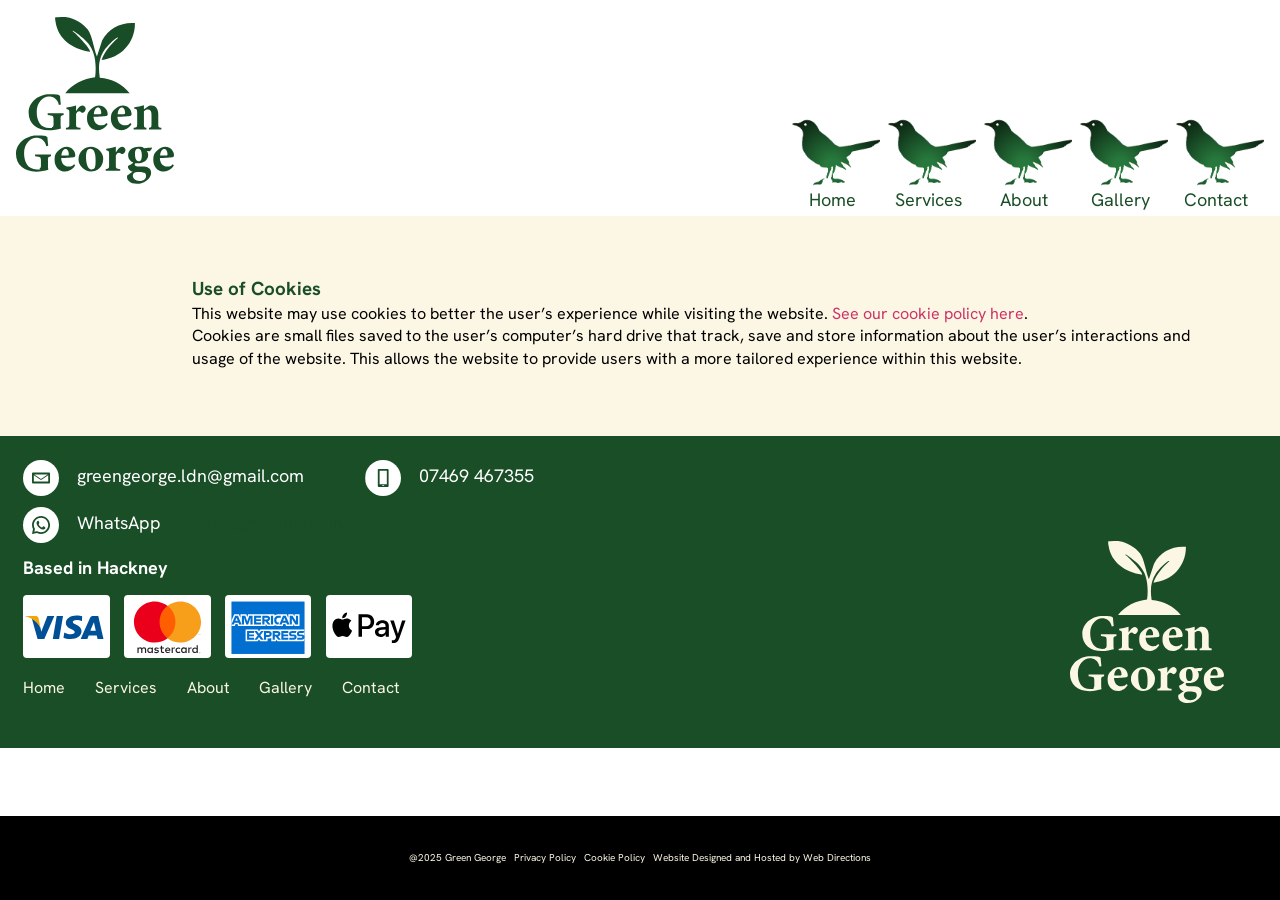
<file: cookie/index.html>
<html lang="en-GB">
  <head>
    <meta charset="UTF-8" />
    <meta name="viewport" content="width=device-width, initial-scale=1" />
    <link rel="profile" href="https://gmpg.org/xfn/11" />
    <meta
      name="robots"
      content="index, follow, max-image-preview:large, max-snippet:-1, max-video-preview:-1"
    />
    <title>Privacy Policy - Green George</title>
    <link rel="stylesheet" href="../resources/css/main.css" media="all" />
    <link rel="preconnect" href="https://fonts.googleapis.com" />
    <link rel="preconnect" href="https://fonts.gstatic.com" crossorigin />
    <link
      href="https://fonts.googleapis.com/css2?family=Hanken+Grotesk:ital,wght@0,100..900;1,100..900&display=swap"
      rel="stylesheet"
    />
  </head>
  <body>
    <div id="privacy">
      <header>
        <h1>Green George</h1>
        <a>
          <svg xmlns="http://www.w3.org/2000/svg" viewBox="0 0 424 447.7">
            <defs>
              <style>
                .st0 {
                  fill: #194e27;
                }
              </style>
            </defs>
            <path
              class="st0"
              d="M136.2.5c19.6,2.3,44.5,17.5,56.4,33.1,11.9,15.6,15.4,48.4,24.5,72.1l14.3-43c16.8-32.8,51.3-49.5,87.7-46.5,1,52.3-37.7,94.4-89.5,98.9,8.4-23.4,25.8-42.7,43.9-58.9.2-1.2-1.6-1.1-2.3-.8-7.9,3.2-28.3,24.8-33.5,32.4-16.3,23.8-16.9,47.4-12.9,75.2,31.3,1.9,60.8,17,80.2,41.5h-172.7c19.3-24.7,49-38.9,79.9-42.6,2.2-14.7,2-29.8.2-44.6-3.2-25.5-12.4-42.5-31.4-59.7-4.3-3.9-21.6-17.8-25.9-19.6s-2.6-.4-2.3.8c7.2,4.3,49.8,48.8,45.5,54.2-45.3-6.4-85.8-32.8-92.3-81.1-.3-2.2-2.3-11.5.5-11.5,9.5.8,20.5-1.1,29.8,0h-.1Z"
            ></path>
            <g>
              <path
                class="st0"
                d="M127.7,262.8c-7.1,1.4-8,2-8,11.5v11.2c0,5.1.1,9.7.9,13.4-8.5,2.1-20.9,5.3-32.5,5.3-33,0-54.2-18.8-54.2-47.3s26.3-49.5,56.4-49.5,22.6,2.8,27.8,4c.4,5,1.1,12.4,2.3,23.6l-5.3,1c-3.6-15.8-14.2-22.6-27.6-22.6s-31.9,15.4-31.9,41,10.5,43.8,33.9,43.8,6.1-.4,8-1.7c2.1-1.3,3.3-3.6,3.3-7.8v-13.5c0-10-.7-11.1-15.7-12.4v-4.8h42.7v4.8h0Z"
              ></path>
              <path
                class="st0"
                d="M161.7,252.4c5.1-8.8,10.7-14.9,15.9-14.9s9.5,4,9.5,8.8-3.1,9.1-7,10.5c-2,.7-3.4.3-4.4-.6-2.4-2-4.1-3-6.5-3s-5.6,1.9-8,7.4v26.5c0,8.8.9,9.4,11.8,10.4v4.6h-39v-4.6c7.7-.9,9.1-1.6,9.1-10.4v-31c0-7.3-1.1-7.8-7.7-9.4v-4c8.5-1.1,16.9-2.7,25.8-5.4v15.1h.5Z"
              ></path>
              <path
                class="st0"
                d="M245.7,288c-8.7,13-19.8,15.8-25.6,15.8-18.9,0-29.5-14.1-29.5-30.5s4.6-19.9,10.5-25.8c6.3-6.3,14.1-10.1,21.9-10.1,13.1,0,23.2,11.2,23.1,22.9,0,2.8-.9,4.7-4.1,5.1-2.6.3-19.9,1.7-33.9,2.3.7,15.2,9.1,22.9,19.2,22.9s10.8-1.9,15.8-6.1l2.6,3.4h0ZM208.9,261.1c5.8-.1,11.1-.3,16.9-.4,2.1-.1,2.8-.4,3-2.8,0-7.3-3.1-14.7-8.7-14.7s-10.4,6.5-11.2,17.9h0Z"
              ></path>
              <path
                class="st0"
                d="M309.8,288c-8.7,13-19.8,15.8-25.6,15.8-18.9,0-29.5-14.1-29.5-30.5s4.6-19.9,10.5-25.8c6.3-6.3,14.1-10.1,21.9-10.1,13.1,0,23.2,11.2,23.1,22.9,0,2.8-.9,4.7-4.1,5.1-2.6.3-19.9,1.7-33.9,2.3.7,15.2,9.1,22.9,19.2,22.9s10.8-1.9,15.8-6.1l2.6,3.4h0ZM272.9,261.1c5.8-.1,11.1-.3,16.9-.4,2.1-.1,2.8-.4,3-2.8,0-7.3-3.1-14.7-8.7-14.7s-10.4,6.5-11.2,17.9h0Z"
              ></path>
              <path
                class="st0"
                d="M356.9,302.1v-4.6c6-1,6.7-1.4,6.7-11.5v-24.2c0-10.2-4.7-13.4-9.8-13.4s-6.8,1.6-10.5,4.4v34.4c0,8.8.9,9.3,6.7,10.2v4.6h-34.3v-4.6c8.8-1.3,9.5-1.4,9.5-11v-29.5c0-8.5-.7-9.1-7.7-10.4v-4.1c8.1-1,17.4-3,25.8-5.4v10.5c2.8-2,5.7-4.3,8.8-6.3,4.3-2.7,7-4,11.1-4,11.5,0,18.6,8.5,18.6,22.8v26.9c0,9,.9,9.3,8.3,10.4v4.6h-33.2v.2Z"
              ></path>
              <path
                class="st0"
                d="M93.8,373.6c-7.1,1.4-8,2-8,11.5v11.2c0,5.1.1,9.7.9,13.4-8.5,2.1-20.9,5.3-32.5,5.3-33,0-54.2-18.8-54.2-47.3s26.3-49.5,56.4-49.5,22.6,2.8,27.8,4c.4,5,1.1,12.4,2.3,23.6l-5.3,1c-3.6-15.8-14.2-22.6-27.6-22.6s-31.9,15.4-31.9,41,10.5,43.8,33.9,43.8,6.1-.4,8-1.7c2.1-1.3,3.3-3.6,3.3-7.8v-13.5c0-10-.7-11.1-15.7-12.4v-4.8h42.7v4.8h-.1Z"
              ></path>
              <path
                class="st0"
                d="M158.7,398.8c-8.7,13-19.8,15.8-25.6,15.8-18.9,0-29.5-14.1-29.5-30.5s4.6-19.9,10.5-25.8c6.3-6.3,14.1-10.1,21.9-10.1,13.1,0,23.2,11.2,23.1,22.9,0,2.8-.9,4.7-4.1,5.1-2.6.3-19.9,1.7-33.9,2.3.7,15.2,9.1,22.9,19.2,22.9s10.8-1.9,15.8-6.1l2.6,3.4h0ZM121.8,371.9c5.8-.1,11.1-.3,16.9-.4,2.1-.1,2.8-.4,3-2.8,0-7.3-3.1-14.7-8.7-14.7s-10.4,6.5-11.2,17.9Z"
              ></path>
              <path
                class="st0"
                d="M234,380.3c0,22.9-16.4,34.3-33,34.3s-33.3-16.2-33.3-31.7c0-22.9,18.1-34.6,33.9-34.6s32.5,14.9,32.5,32h-.1ZM188,377.7c0,17.5,5.6,31.3,14.5,31.3s11.1-3.6,11.1-24.5-5-30.7-14-30.7-11.7,7.5-11.7,23.9h0Z"
              ></path>
              <path
                class="st0"
                d="M268.4,363.2c5.1-8.8,10.7-14.9,15.9-14.9s9.5,4,9.5,8.8-3.1,9.1-7,10.5c-2,.7-3.4.3-4.4-.6-2.4-2-4.1-3-6.5-3s-5.6,1.9-8,7.4v26.5c0,8.8.9,9.4,11.8,10.4v4.6h-39v-4.6c7.7-.9,9.1-1.6,9.1-10.4v-31c0-7.3-1.1-7.8-7.7-9.4v-4c8.5-1.1,16.9-2.7,25.8-5.4v15.1h.5Z"
              ></path>
              <path
                class="st0"
                d="M365.1,351.4c-.9,2.4-3.6,7.1-6.1,8.7l-8.1-.6c2.3,2.7,3.8,6,3.8,10.8,0,14.8-13.2,22.2-27.2,22.2s-4.8-.4-7-.7c-1.1,1.1-2,2.4-2,4,0,2.4,2.3,5.6,9.1,5.4,4.6,0,8.5-.1,13.1-.1,8.8,0,21.9,2.4,21.9,17.4s-19.1,29.2-38,29.2-26.6-9.4-26.6-17.4,1.6-5.4,4.4-7.8c3.4-2.7,7.1-4.7,10.8-7-6-2.1-8.7-4.8-10.7-7.8-1.6-2.3-2.3-5.7-2.1-7.7,7.4-3,11.8-6.8,14.5-9.4-8.5-2.8-14-10.1-14-18.9,0-15.9,14.8-23.3,27.6-23.3s10,1.1,15.2,3.8c7.4-.3,14.9-1.1,20.6-1.7l.6,1h.2ZM316.7,418.8c-2,2.1-3.3,4.3-3.3,7.3,0,6.8,7.1,13.7,18.4,13.7s17.2-5.8,17.2-13.4-3.6-8.1-8-9.3c-3.8-1-7-1.3-12.2-1.3s-10,.7-12.1,3h0ZM319.3,369.3c0,10,3.3,17.9,9.8,17.9s8.5-5.7,8.5-16.2-3-17.5-9.8-17.5-8.5,5.4-8.5,15.8h0Z"
              ></path>
              <path
                class="st0"
                d="M423.6,398.8c-8.7,13-19.8,15.8-25.6,15.8-18.9,0-29.5-14.1-29.5-30.5s4.6-19.9,10.5-25.8,14.1-10.1,21.9-10.1c13.1,0,23.2,11.2,23.1,22.9,0,2.8-.9,4.7-4.1,5.1-2.6.3-19.9,1.7-33.9,2.3.7,15.2,9.1,22.9,19.2,22.9s10.8-1.9,15.8-6.1l2.6,3.4h0ZM386.7,371.9c5.8-.1,11.1-.3,16.9-.4,2.1-.1,2.8-.4,3-2.8,0-7.3-3.1-14.7-8.7-14.7s-10.4,6.5-11.2,17.9h0Z"
              ></path>
            </g>
          </svg>
        </a>
        <input type="checkbox" id="menu" />
        <label for="menu">nav</label>
        <nav>
          <ul>
            <li><a href="../">Home</a></li>
            <li><a href="../services/">Services</a></li>
            <li><a href="#">About</a></li>
            <li><a href="../gallery">Gallery</a></li>
            <li><a href="../contact">Contact</a></li>
          </ul>
        </nav>
      </header>
      <main>
        <section>
          <article>
            <h3>Use of Cookies</h3>
            <p>
              This website may use cookies to better the user&rsquo;s experience
              while visiting the website.
              <a href="">See our cookie policy here</a>.
            </p>
            <p>
              Cookies are small files saved to the user&rsquo;s computer&rsquo;s
              hard drive that track, save and store information about the
              user&rsquo;s interactions and usage of the website. This allows
              the website to provide users with a more tailored experience
              within this website.
            </p>
          </article>
        </section>
        <footer>
          <section class="contact">
            <p>greengeorge.ldn@gmail.com</p>
            <p>07469 467355</p>
            <p>WhatsApp</p>
            <p>Instagram</p>
            <p>LinkedIn</p>
          </section>
          <h4>Based in Hackney</h4>
          <section class="payment"><div></div><div></div><div></div><div></div></section>

          <nav>
            <ul>
              <li><a href="../">Home</a></li>
              <li><a href="../services">Services</a></li>
              <li><a href="../about">About</a></li>
              <li><a href="../gallery">Gallery</a></li>
              <li><a href="../contact">Contact</a></li>
            </ul>
          </nav>
        </footer>
      </main>
      <footer>
        <ul>
          <li><a href="#">@2025 Green George</a></li>
          <li><a href="../privacy">Privacy Policy</a></li>
          <li><a href="../cookie">Cookie Policy</a></li>
          <li>
            <a href="https://webdirections.co.uk/" target="blank"
              >Website Designed and Hosted by Web Directions</a
            >
          </li>
        </ul>
      </footer>
    </div>
  </body>
</html>
</file>
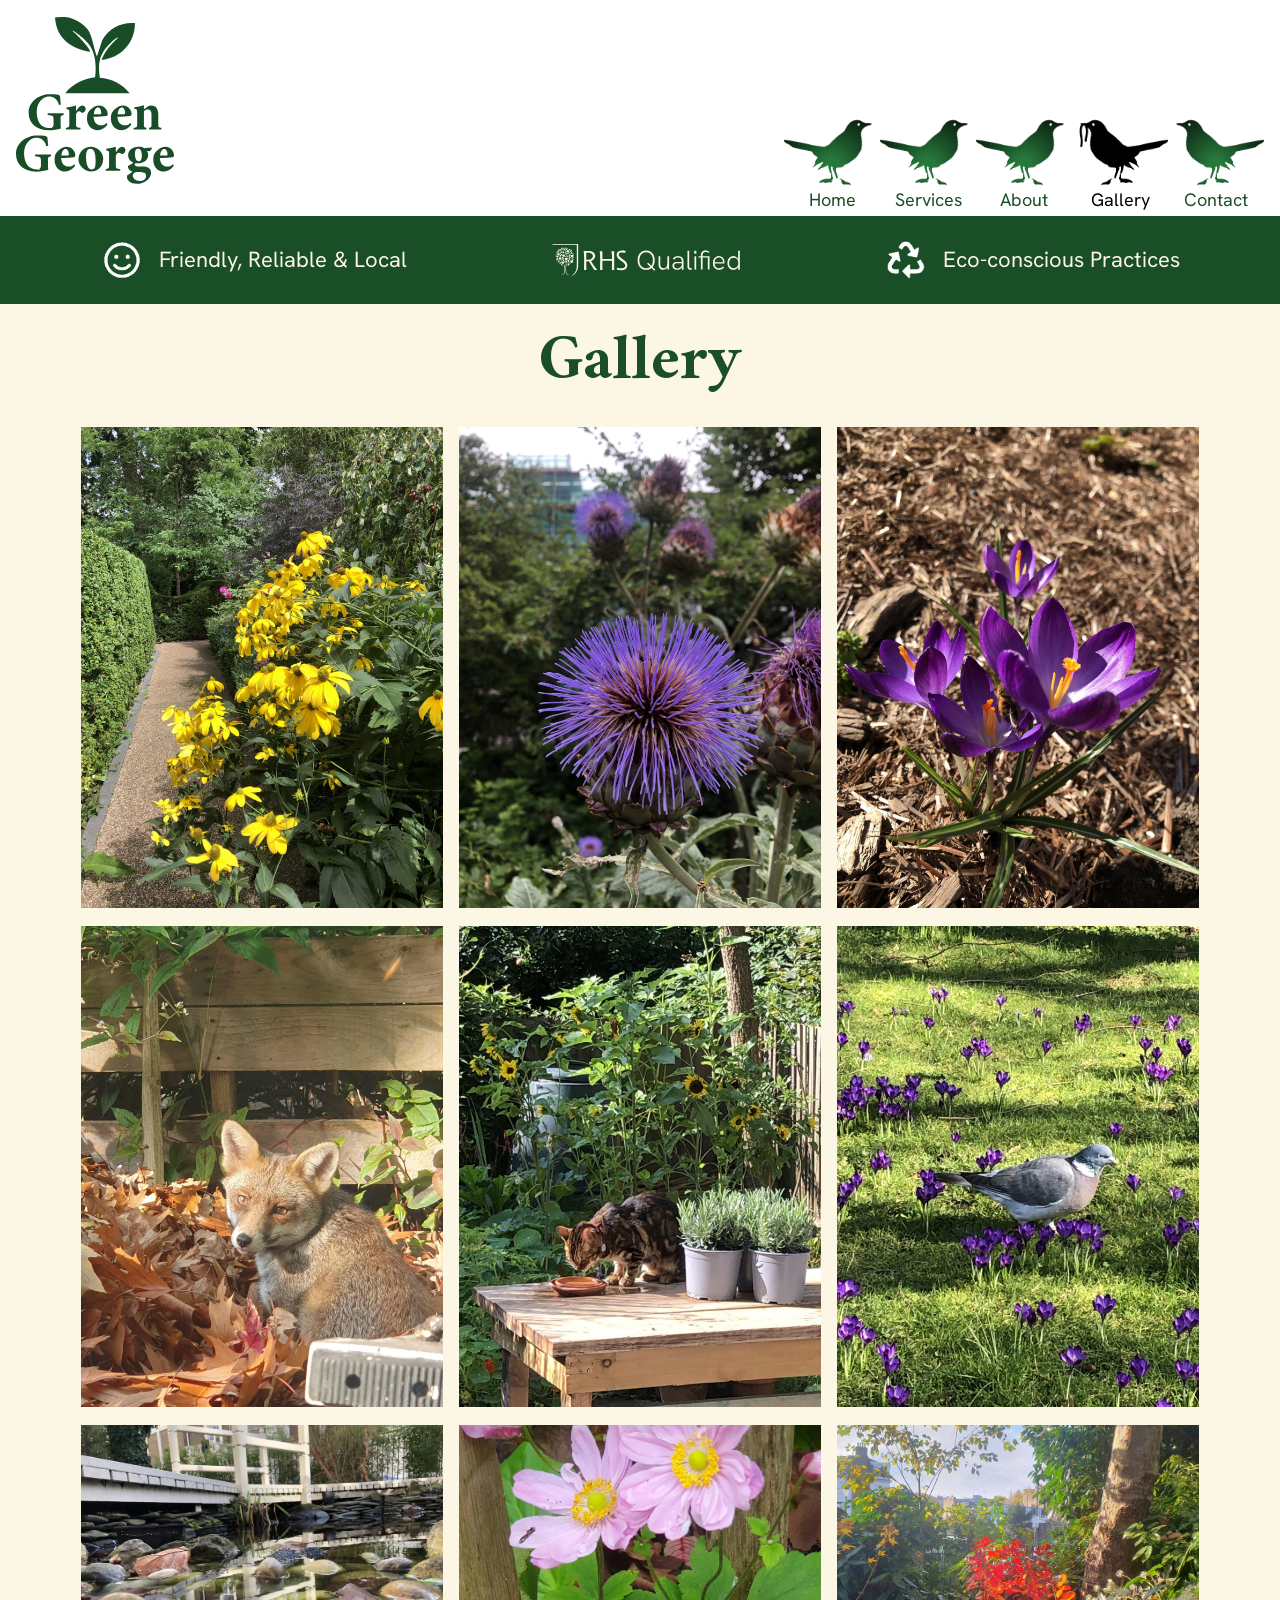
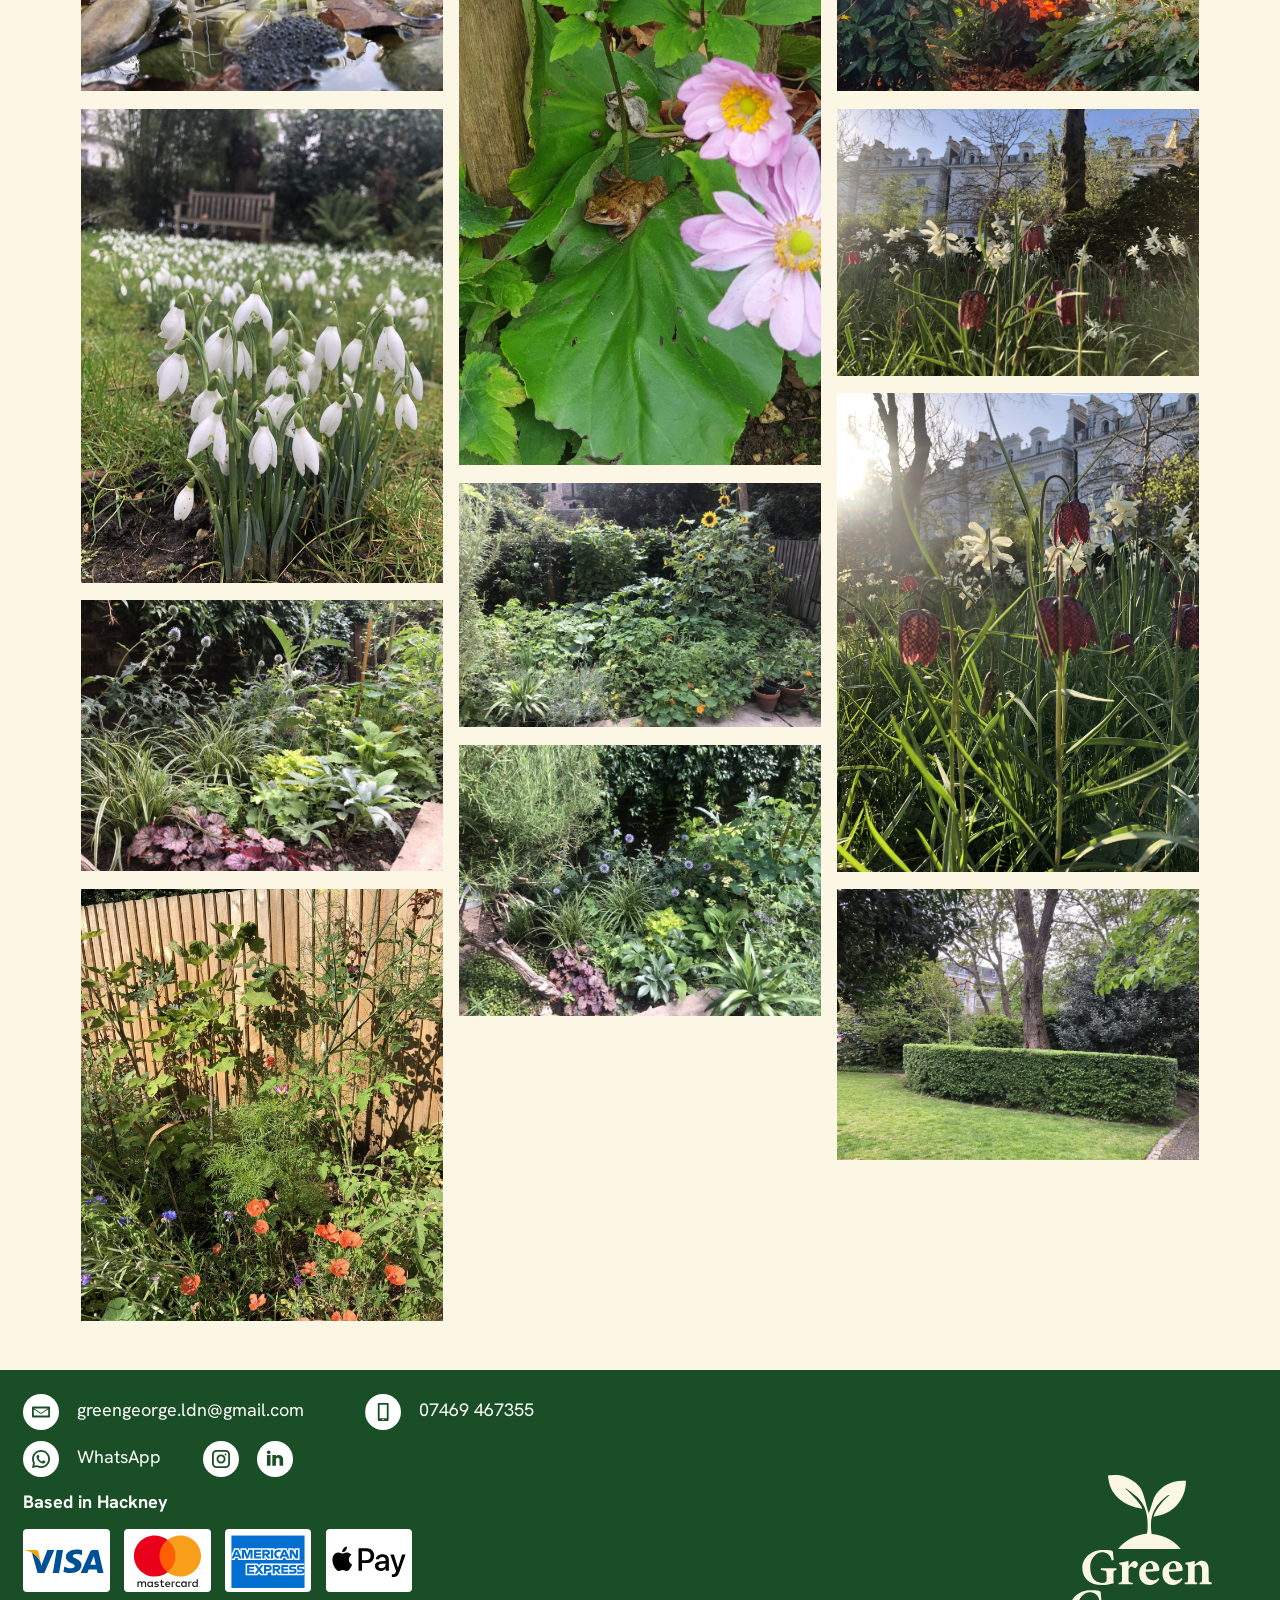
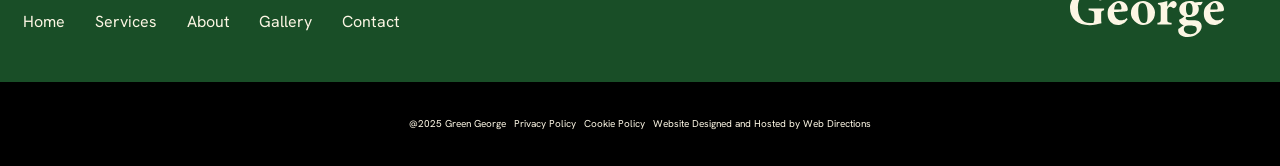
<file: gallery/index.html>
<html lang="en-GB" class="no-js">
  <head>
    <meta charset="UTF-8" />
    <meta name="viewport" content="width=device-width, initial-scale=1" />
    <link rel="profile" href="https://gmpg.org/xfn/11" />
    <meta
      name="robots"
      content="index, follow, max-image-preview:large, max-snippet:-1, max-video-preview:-1"
    />
    <title>Gallery - Green George</title>
    <link rel="stylesheet" href="../resources/css/main.css" media="all" />
    <link rel="preconnect" href="https://fonts.googleapis.com" />
    <link rel="preconnect" href="https://fonts.gstatic.com" crossorigin />
    <link
      href="https://fonts.googleapis.com/css2?family=Hanken+Grotesk:ital,wght@0,100..900;1,100..900&display=swap"
      rel="stylesheet"
    />
    <script src="../resources/js/mod.js"></script>
  </head>
  <body>
    <div id="gallery">
      <header>
        <h1>Green George</h1>
        <a href="../">
          <svg xmlns="http://www.w3.org/2000/svg" viewBox="0 0 424 447.7">
            <defs>
              <style>
                .st0 {
                  fill: #194e27;
                }
              </style>
            </defs>
            <path
              class="st0"
              d="M136.2.5c19.6,2.3,44.5,17.5,56.4,33.1,11.9,15.6,15.4,48.4,24.5,72.1l14.3-43c16.8-32.8,51.3-49.5,87.7-46.5,1,52.3-37.7,94.4-89.5,98.9,8.4-23.4,25.8-42.7,43.9-58.9.2-1.2-1.6-1.1-2.3-.8-7.9,3.2-28.3,24.8-33.5,32.4-16.3,23.8-16.9,47.4-12.9,75.2,31.3,1.9,60.8,17,80.2,41.5h-172.7c19.3-24.7,49-38.9,79.9-42.6,2.2-14.7,2-29.8.2-44.6-3.2-25.5-12.4-42.5-31.4-59.7-4.3-3.9-21.6-17.8-25.9-19.6s-2.6-.4-2.3.8c7.2,4.3,49.8,48.8,45.5,54.2-45.3-6.4-85.8-32.8-92.3-81.1-.3-2.2-2.3-11.5.5-11.5,9.5.8,20.5-1.1,29.8,0h-.1Z"
            ></path>
            <g>
              <path
                class="st0"
                d="M127.7,262.8c-7.1,1.4-8,2-8,11.5v11.2c0,5.1.1,9.7.9,13.4-8.5,2.1-20.9,5.3-32.5,5.3-33,0-54.2-18.8-54.2-47.3s26.3-49.5,56.4-49.5,22.6,2.8,27.8,4c.4,5,1.1,12.4,2.3,23.6l-5.3,1c-3.6-15.8-14.2-22.6-27.6-22.6s-31.9,15.4-31.9,41,10.5,43.8,33.9,43.8,6.1-.4,8-1.7c2.1-1.3,3.3-3.6,3.3-7.8v-13.5c0-10-.7-11.1-15.7-12.4v-4.8h42.7v4.8h0Z"
              ></path>
              <path
                class="st0"
                d="M161.7,252.4c5.1-8.8,10.7-14.9,15.9-14.9s9.5,4,9.5,8.8-3.1,9.1-7,10.5c-2,.7-3.4.3-4.4-.6-2.4-2-4.1-3-6.5-3s-5.6,1.9-8,7.4v26.5c0,8.8.9,9.4,11.8,10.4v4.6h-39v-4.6c7.7-.9,9.1-1.6,9.1-10.4v-31c0-7.3-1.1-7.8-7.7-9.4v-4c8.5-1.1,16.9-2.7,25.8-5.4v15.1h.5Z"
              ></path>
              <path
                class="st0"
                d="M245.7,288c-8.7,13-19.8,15.8-25.6,15.8-18.9,0-29.5-14.1-29.5-30.5s4.6-19.9,10.5-25.8c6.3-6.3,14.1-10.1,21.9-10.1,13.1,0,23.2,11.2,23.1,22.9,0,2.8-.9,4.7-4.1,5.1-2.6.3-19.9,1.7-33.9,2.3.7,15.2,9.1,22.9,19.2,22.9s10.8-1.9,15.8-6.1l2.6,3.4h0ZM208.9,261.1c5.8-.1,11.1-.3,16.9-.4,2.1-.1,2.8-.4,3-2.8,0-7.3-3.1-14.7-8.7-14.7s-10.4,6.5-11.2,17.9h0Z"
              ></path>
              <path
                class="st0"
                d="M309.8,288c-8.7,13-19.8,15.8-25.6,15.8-18.9,0-29.5-14.1-29.5-30.5s4.6-19.9,10.5-25.8c6.3-6.3,14.1-10.1,21.9-10.1,13.1,0,23.2,11.2,23.1,22.9,0,2.8-.9,4.7-4.1,5.1-2.6.3-19.9,1.7-33.9,2.3.7,15.2,9.1,22.9,19.2,22.9s10.8-1.9,15.8-6.1l2.6,3.4h0ZM272.9,261.1c5.8-.1,11.1-.3,16.9-.4,2.1-.1,2.8-.4,3-2.8,0-7.3-3.1-14.7-8.7-14.7s-10.4,6.5-11.2,17.9h0Z"
              ></path>
              <path
                class="st0"
                d="M356.9,302.1v-4.6c6-1,6.7-1.4,6.7-11.5v-24.2c0-10.2-4.7-13.4-9.8-13.4s-6.8,1.6-10.5,4.4v34.4c0,8.8.9,9.3,6.7,10.2v4.6h-34.3v-4.6c8.8-1.3,9.5-1.4,9.5-11v-29.5c0-8.5-.7-9.1-7.7-10.4v-4.1c8.1-1,17.4-3,25.8-5.4v10.5c2.8-2,5.7-4.3,8.8-6.3,4.3-2.7,7-4,11.1-4,11.5,0,18.6,8.5,18.6,22.8v26.9c0,9,.9,9.3,8.3,10.4v4.6h-33.2v.2Z"
              ></path>
              <path
                class="st0"
                d="M93.8,373.6c-7.1,1.4-8,2-8,11.5v11.2c0,5.1.1,9.7.9,13.4-8.5,2.1-20.9,5.3-32.5,5.3-33,0-54.2-18.8-54.2-47.3s26.3-49.5,56.4-49.5,22.6,2.8,27.8,4c.4,5,1.1,12.4,2.3,23.6l-5.3,1c-3.6-15.8-14.2-22.6-27.6-22.6s-31.9,15.4-31.9,41,10.5,43.8,33.9,43.8,6.1-.4,8-1.7c2.1-1.3,3.3-3.6,3.3-7.8v-13.5c0-10-.7-11.1-15.7-12.4v-4.8h42.7v4.8h-.1Z"
              ></path>
              <path
                class="st0"
                d="M158.7,398.8c-8.7,13-19.8,15.8-25.6,15.8-18.9,0-29.5-14.1-29.5-30.5s4.6-19.9,10.5-25.8c6.3-6.3,14.1-10.1,21.9-10.1,13.1,0,23.2,11.2,23.1,22.9,0,2.8-.9,4.7-4.1,5.1-2.6.3-19.9,1.7-33.9,2.3.7,15.2,9.1,22.9,19.2,22.9s10.8-1.9,15.8-6.1l2.6,3.4h0ZM121.8,371.9c5.8-.1,11.1-.3,16.9-.4,2.1-.1,2.8-.4,3-2.8,0-7.3-3.1-14.7-8.7-14.7s-10.4,6.5-11.2,17.9Z"
              ></path>
              <path
                class="st0"
                d="M234,380.3c0,22.9-16.4,34.3-33,34.3s-33.3-16.2-33.3-31.7c0-22.9,18.1-34.6,33.9-34.6s32.5,14.9,32.5,32h-.1ZM188,377.7c0,17.5,5.6,31.3,14.5,31.3s11.1-3.6,11.1-24.5-5-30.7-14-30.7-11.7,7.5-11.7,23.9h0Z"
              ></path>
              <path
                class="st0"
                d="M268.4,363.2c5.1-8.8,10.7-14.9,15.9-14.9s9.5,4,9.5,8.8-3.1,9.1-7,10.5c-2,.7-3.4.3-4.4-.6-2.4-2-4.1-3-6.5-3s-5.6,1.9-8,7.4v26.5c0,8.8.9,9.4,11.8,10.4v4.6h-39v-4.6c7.7-.9,9.1-1.6,9.1-10.4v-31c0-7.3-1.1-7.8-7.7-9.4v-4c8.5-1.1,16.9-2.7,25.8-5.4v15.1h.5Z"
              ></path>
              <path
                class="st0"
                d="M365.1,351.4c-.9,2.4-3.6,7.1-6.1,8.7l-8.1-.6c2.3,2.7,3.8,6,3.8,10.8,0,14.8-13.2,22.2-27.2,22.2s-4.8-.4-7-.7c-1.1,1.1-2,2.4-2,4,0,2.4,2.3,5.6,9.1,5.4,4.6,0,8.5-.1,13.1-.1,8.8,0,21.9,2.4,21.9,17.4s-19.1,29.2-38,29.2-26.6-9.4-26.6-17.4,1.6-5.4,4.4-7.8c3.4-2.7,7.1-4.7,10.8-7-6-2.1-8.7-4.8-10.7-7.8-1.6-2.3-2.3-5.7-2.1-7.7,7.4-3,11.8-6.8,14.5-9.4-8.5-2.8-14-10.1-14-18.9,0-15.9,14.8-23.3,27.6-23.3s10,1.1,15.2,3.8c7.4-.3,14.9-1.1,20.6-1.7l.6,1h.2ZM316.7,418.8c-2,2.1-3.3,4.3-3.3,7.3,0,6.8,7.1,13.7,18.4,13.7s17.2-5.8,17.2-13.4-3.6-8.1-8-9.3c-3.8-1-7-1.3-12.2-1.3s-10,.7-12.1,3h0ZM319.3,369.3c0,10,3.3,17.9,9.8,17.9s8.5-5.7,8.5-16.2-3-17.5-9.8-17.5-8.5,5.4-8.5,15.8h0Z"
              ></path>
              <path
                class="st0"
                d="M423.6,398.8c-8.7,13-19.8,15.8-25.6,15.8-18.9,0-29.5-14.1-29.5-30.5s4.6-19.9,10.5-25.8,14.1-10.1,21.9-10.1c13.1,0,23.2,11.2,23.1,22.9,0,2.8-.9,4.7-4.1,5.1-2.6.3-19.9,1.7-33.9,2.3.7,15.2,9.1,22.9,19.2,22.9s10.8-1.9,15.8-6.1l2.6,3.4h0ZM386.7,371.9c5.8-.1,11.1-.3,16.9-.4,2.1-.1,2.8-.4,3-2.8,0-7.3-3.1-14.7-8.7-14.7s-10.4,6.5-11.2,17.9h0Z"
              ></path>
            </g>
          </svg>
        </a>
        <input type="checkbox" id="menu" />
        <label for="menu">nav</label>
        <nav>
          <ul>
            <li><a href="../">Home</a></li>
            <li><a href="../services">Services</a></li>
            <li><a href="../about">About</a></li>
            <li><a href="#">Gallery</a></li>
            <li><a href="../contact">Contact</a></li>
          </ul>
        </nav>
      </header>
      <main>
        <nav class="eco">
          <ul>
            <li>Friendly, Reliable & Local</li>
            <li>RHS Qualified</li>
            <li>Eco-conscious Practices</li>
          </ul>
        </nav>
        <section id="gal">
          <h1>Gallery</h1>
          <div>
            <a style="--animn: kb-t; --index: 0;" href="../resources/images/IMG_1477.jpg"
              ><img src="../resources/images/IMG_1477.jpg" alt="" />
            </a>
            <a style="--animn: kb-b; --index: 1; --y: 70%;" href="../resources/images/IMG_1485.jpg"
              ><img src="../resources/images/IMG_1485.jpg" alt=""
            /></a>
            <a style="--animn: kb-tr; --index: 2; --y: 60%; --x: 0%;" href="../resources/images/IMG_0388.jpg"
              ><img src="../resources/images/IMG_0388.jpg" alt=""
            /></a>
            <a style="--animn: kb-tr; --index: 3; --y: 80%;" href="../resources/images/20241104_131502.jpg"
              ><img src="../resources/images/20241104_131502.jpg" alt=""
            /></a>
            <a style="--animn: kb-br; --index: 4; --y: 85%;" href="../resources/images/IMG_1442.jpg"
              ><img src="../resources/images/IMG_1442.jpg" alt=""
            /></a>
            <a style="--animn: kb-r; --index: 5; --y: 60%;" href="../resources/images/IMG_0324.jpg"
              ><img src="../resources/images/IMG_0324.jpg" alt=""
            /></a>
            <a style="--animn: kb-tl; --index: 6; --y: 35%" href="../resources/images/IMG_0311.jpg"
              ><img src="../resources/images/IMG_0311.jpg" alt="" /></a
            ><a style="--animn: kb-t; --index: 7; --y: 60%;" href="../resources/images/10PLTMGGEh8.jpg"
              ><img src="../resources/images/10PLTMGGEh8.jpg" alt="" /></a
            ><a style="--animn: kb-bl; --index: 8; --x: 55%;" href="../resources/images/20241114_094758.jpg"
              ><img src="../resources/images/20241114_094758.jpg" alt="" /></a
            ><a style="--animn: kb-t; --index: 9; --y: 75%;" href="../resources/images/IMG_0229.jpg"
              ><img src="../resources/images/IMG_0229.jpg" alt="" /></a
            ><a style="--animn: kb-bl; --index: 10;" href="../resources/images/IMG_0556.jpg"
              ><img src="../resources/images/IMG_0556.jpg" alt="" /></a
            ><a style="
            --animn: kb-bl;
            --index: 11;
            --x: 90%;
            --y: 10%;
          " href="../resources/images/IMG_1531.jpg"
              ><img src="../resources/images/IMG_1531.jpg" alt="" /></a
            ><a style="--animn: kb-bl; --index: 12;" href="../resources/images/IMG_1530.jpg"
              ><img src="../resources/images/IMG_1530.jpg" alt="" /></a
            ><a style="--animn: kb-tr; --index: 13; --y: 18%;" href="../resources/images/IMG_0558.jpg"
              ><img src="../resources/images/IMG_0558.jpg" alt="" /></a
            >
            <a style="--animn: kb-bl; --index: 14; --y: 80%;" href="../resources/images/IMG_1478.jpg"
              ><img src="../resources/images/IMG_1478.jpg" alt=""
            /></a>
            <a style="--animn: kb-tl; --index: 15; --y: 80%;" href="../resources/images/IMG_1395.jpg"
              ><img src="../resources/images/IMG_1395.jpg" alt=""
            /></a>
            <a style="
            --animn: kb-bl;
            --index: 16;
            --x: 90%;
            --y: 10%;
          " href="../resources/images/hedge-1.jpeg"
              ><img src="../resources/images/hedge-1.jpeg" alt=""
            /></a>
          </div>
        </section>
        <footer>
           <!--https://stackoverflow.com/questions/65513955/how-to-create-a-snowflake-animation-scene-without-using-nth-child-for-each-eleme/65514070#65514070-->
           <div class="snowflakes" aria-hidden="true">
            <div class="snowflake" style="--d: 0s, 0s">❅</div>
            <div class="snowflake" style="--d: 1s, 1s">❅</div>
            <div class="snowflake" style="--d: 6s, 0.5s">❆</div>
            <div class="snowflake" style="--d: 4s, 2s">❄</div>
            <div class="snowflake" style="--d: 2s, 2s">❅</div>
            <div class="snowflake" style="--d: 8s, 3s">❆</div>
            <div class="snowflake" style="--d: 6s, 2s">❄</div>
            <div class="snowflake" style="--d: 2.5s, 1s">❅</div>
            <div class="snowflake" style="--d: 1s, 0s">❆</div>
            <div class="snowflake" style="--d: 3s, 1.5s">❄</div>
          </div>
          <section class="contact">
            <p>greengeorge.ldn@gmail.com</p>
            <p>07469 467355</p>
            <p>WhatsApp</p>
            <p></p>
            <p></p>
          </section>
          <h4>Based in Hackney</h4>
          <section class="payment"><div></div><div></div><div></div><div></div></section>

          <nav>
            <ul>
              <li><a href="../">Home</a></li>
              <li><a href="../services">Services</a></li>
              <li><a href="../about">About</a></li>
              <li><a href="#">Gallery</a></li>
              <li><a href="../contact">Contact</a></li>
            </ul>
          </nav>
        </footer>
      </main>
      <footer>
        <ul>
          <li><a href="#">@2025 Green George</a></li>
          <li><a href="../privacy">Privacy Policy</a></li>
          <li><a href="../cookie">Cookie Policy</a></li>
          <li>
            <a href="https://webdirections.co.uk/" target="_blank"
              >Website Designed and Hosted by Web Directions</a
            >
          </li>
        </ul>
      </footer>
    </div>
    <script src="../resources/js/meta.js"></script>
    <script src="../resources/js/utils.js"></script>
    <script src="../resources/js/scroller.js"></script>
  </body>
</html>
</file>
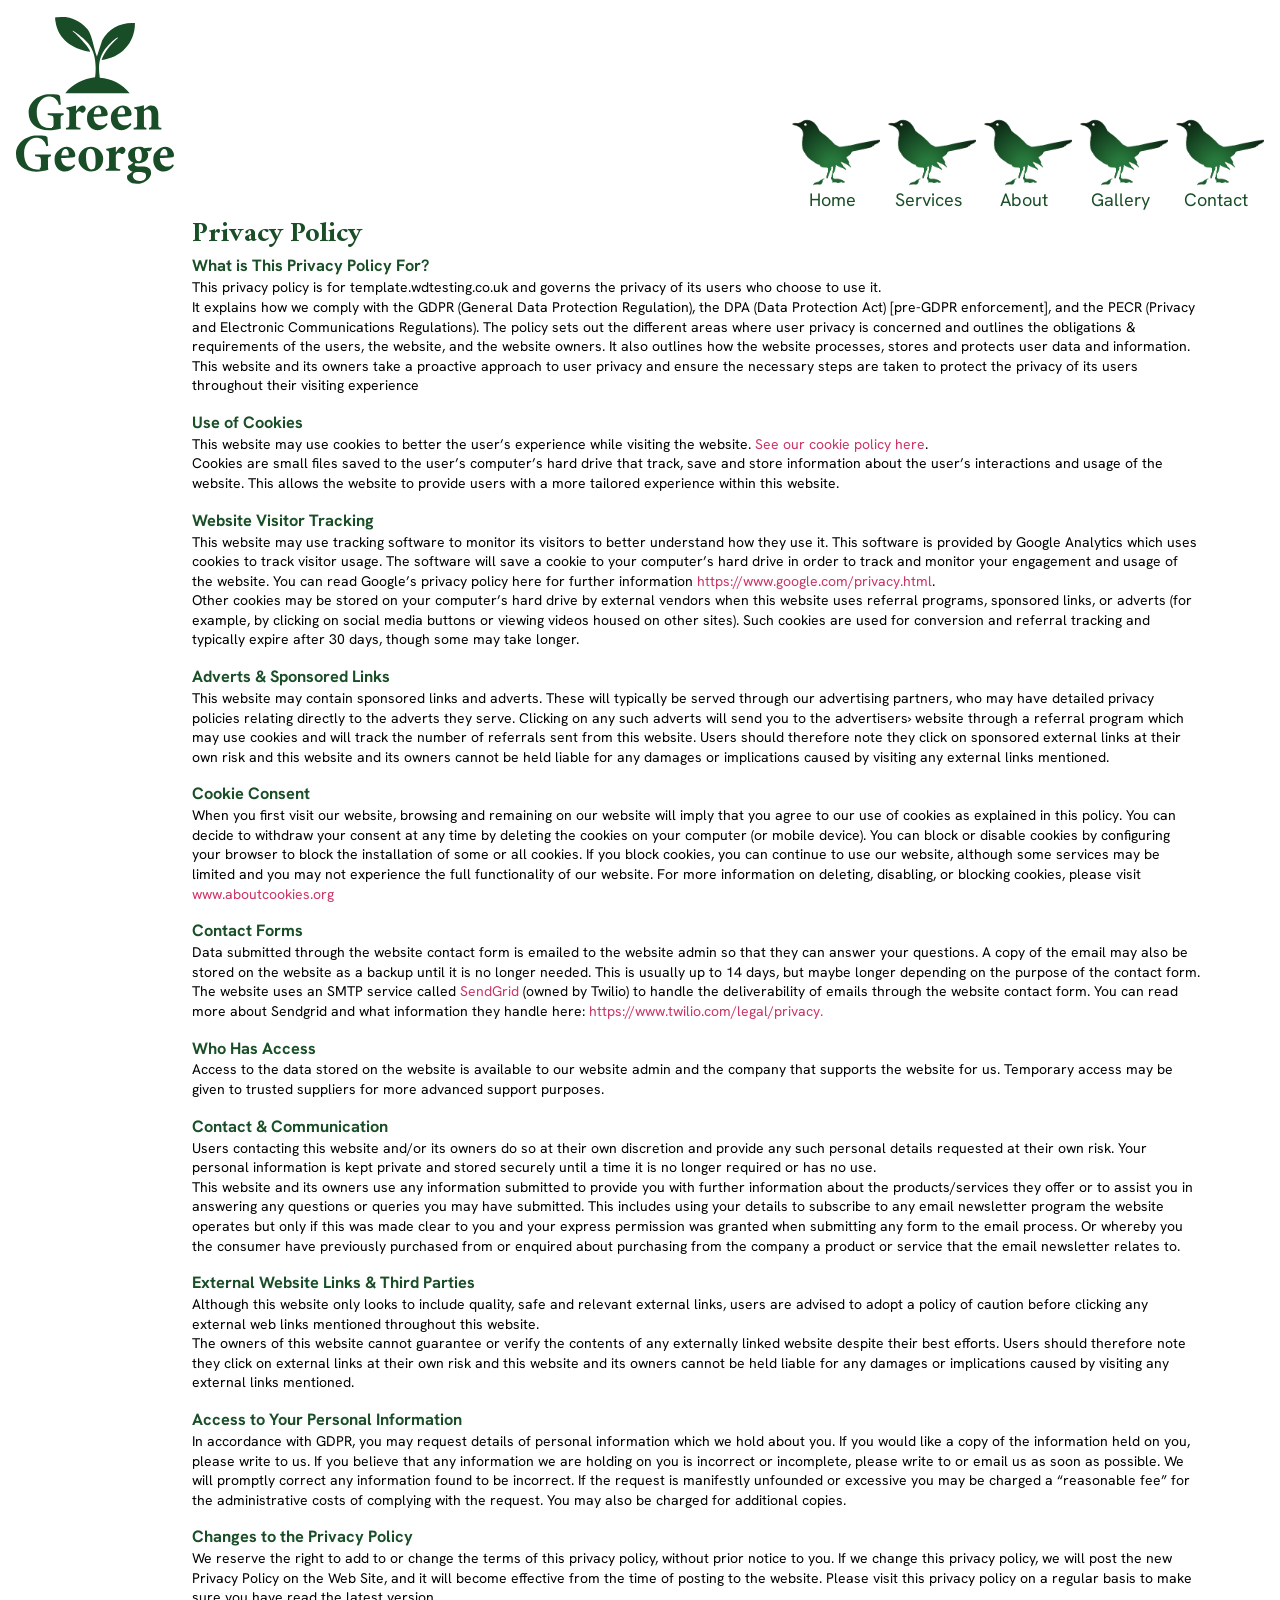
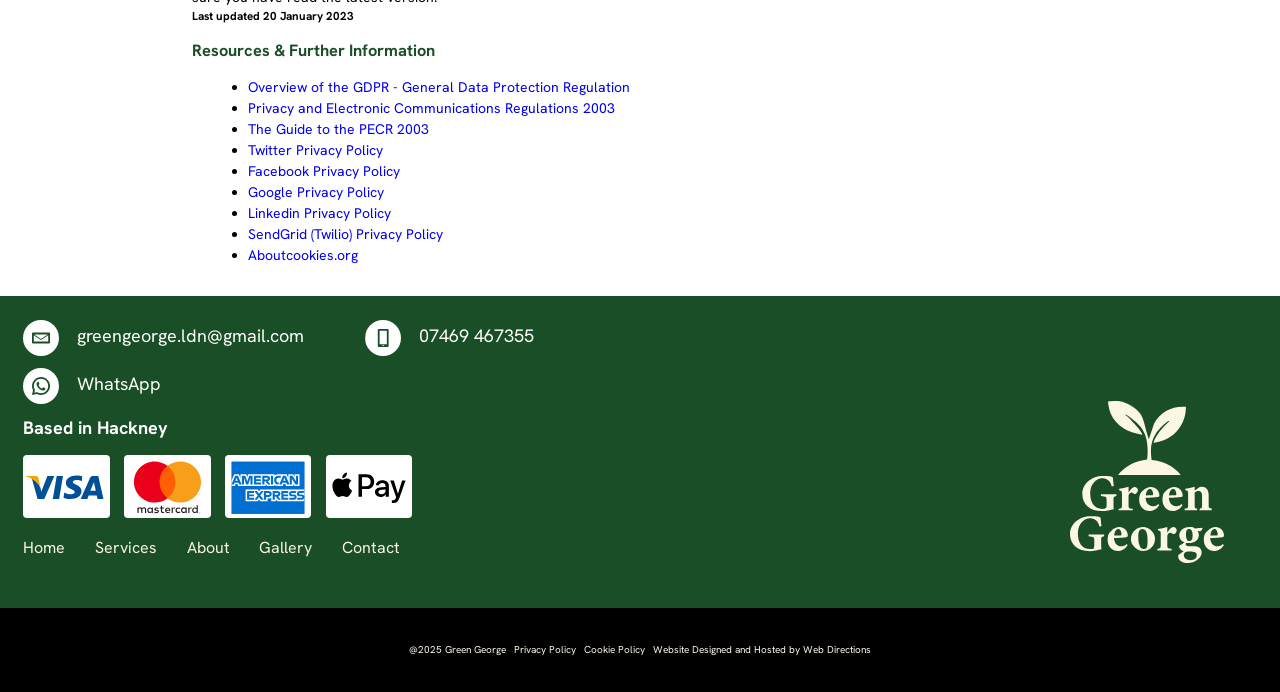
<file: privacy/index.html>
<html lang="en-GB">
  <head>
    <meta charset="UTF-8" />
    <meta name="viewport" content="width=device-width, initial-scale=1" />
    <link rel="profile" href="https://gmpg.org/xfn/11" />
    <meta
      name="robots"
      content="index, follow, max-image-preview:large, max-snippet:-1, max-video-preview:-1"
    />
    <title>Privacy Policy - Green George</title>
    <link rel="stylesheet" href="../resources/css/main.css" media="all" />
    <link rel="preconnect" href="https://fonts.googleapis.com" />
    <link rel="preconnect" href="https://fonts.gstatic.com" crossorigin />
    <link
      href="https://fonts.googleapis.com/css2?family=Hanken+Grotesk:ital,wght@0,100..900;1,100..900&display=swap"
      rel="stylesheet"
    />
  </head>
  <body>
    <div id="privacy">
      <header>
        <h1>Green George</h1>
        <a>
          <svg xmlns="http://www.w3.org/2000/svg" viewBox="0 0 424 447.7">
            <defs>
              <style>
                .st0 {
                  fill: #194e27;
                }
              </style>
            </defs>
            <path
              class="st0"
              d="M136.2.5c19.6,2.3,44.5,17.5,56.4,33.1,11.9,15.6,15.4,48.4,24.5,72.1l14.3-43c16.8-32.8,51.3-49.5,87.7-46.5,1,52.3-37.7,94.4-89.5,98.9,8.4-23.4,25.8-42.7,43.9-58.9.2-1.2-1.6-1.1-2.3-.8-7.9,3.2-28.3,24.8-33.5,32.4-16.3,23.8-16.9,47.4-12.9,75.2,31.3,1.9,60.8,17,80.2,41.5h-172.7c19.3-24.7,49-38.9,79.9-42.6,2.2-14.7,2-29.8.2-44.6-3.2-25.5-12.4-42.5-31.4-59.7-4.3-3.9-21.6-17.8-25.9-19.6s-2.6-.4-2.3.8c7.2,4.3,49.8,48.8,45.5,54.2-45.3-6.4-85.8-32.8-92.3-81.1-.3-2.2-2.3-11.5.5-11.5,9.5.8,20.5-1.1,29.8,0h-.1Z"
            ></path>
            <g>
              <path
                class="st0"
                d="M127.7,262.8c-7.1,1.4-8,2-8,11.5v11.2c0,5.1.1,9.7.9,13.4-8.5,2.1-20.9,5.3-32.5,5.3-33,0-54.2-18.8-54.2-47.3s26.3-49.5,56.4-49.5,22.6,2.8,27.8,4c.4,5,1.1,12.4,2.3,23.6l-5.3,1c-3.6-15.8-14.2-22.6-27.6-22.6s-31.9,15.4-31.9,41,10.5,43.8,33.9,43.8,6.1-.4,8-1.7c2.1-1.3,3.3-3.6,3.3-7.8v-13.5c0-10-.7-11.1-15.7-12.4v-4.8h42.7v4.8h0Z"
              ></path>
              <path
                class="st0"
                d="M161.7,252.4c5.1-8.8,10.7-14.9,15.9-14.9s9.5,4,9.5,8.8-3.1,9.1-7,10.5c-2,.7-3.4.3-4.4-.6-2.4-2-4.1-3-6.5-3s-5.6,1.9-8,7.4v26.5c0,8.8.9,9.4,11.8,10.4v4.6h-39v-4.6c7.7-.9,9.1-1.6,9.1-10.4v-31c0-7.3-1.1-7.8-7.7-9.4v-4c8.5-1.1,16.9-2.7,25.8-5.4v15.1h.5Z"
              ></path>
              <path
                class="st0"
                d="M245.7,288c-8.7,13-19.8,15.8-25.6,15.8-18.9,0-29.5-14.1-29.5-30.5s4.6-19.9,10.5-25.8c6.3-6.3,14.1-10.1,21.9-10.1,13.1,0,23.2,11.2,23.1,22.9,0,2.8-.9,4.7-4.1,5.1-2.6.3-19.9,1.7-33.9,2.3.7,15.2,9.1,22.9,19.2,22.9s10.8-1.9,15.8-6.1l2.6,3.4h0ZM208.9,261.1c5.8-.1,11.1-.3,16.9-.4,2.1-.1,2.8-.4,3-2.8,0-7.3-3.1-14.7-8.7-14.7s-10.4,6.5-11.2,17.9h0Z"
              ></path>
              <path
                class="st0"
                d="M309.8,288c-8.7,13-19.8,15.8-25.6,15.8-18.9,0-29.5-14.1-29.5-30.5s4.6-19.9,10.5-25.8c6.3-6.3,14.1-10.1,21.9-10.1,13.1,0,23.2,11.2,23.1,22.9,0,2.8-.9,4.7-4.1,5.1-2.6.3-19.9,1.7-33.9,2.3.7,15.2,9.1,22.9,19.2,22.9s10.8-1.9,15.8-6.1l2.6,3.4h0ZM272.9,261.1c5.8-.1,11.1-.3,16.9-.4,2.1-.1,2.8-.4,3-2.8,0-7.3-3.1-14.7-8.7-14.7s-10.4,6.5-11.2,17.9h0Z"
              ></path>
              <path
                class="st0"
                d="M356.9,302.1v-4.6c6-1,6.7-1.4,6.7-11.5v-24.2c0-10.2-4.7-13.4-9.8-13.4s-6.8,1.6-10.5,4.4v34.4c0,8.8.9,9.3,6.7,10.2v4.6h-34.3v-4.6c8.8-1.3,9.5-1.4,9.5-11v-29.5c0-8.5-.7-9.1-7.7-10.4v-4.1c8.1-1,17.4-3,25.8-5.4v10.5c2.8-2,5.7-4.3,8.8-6.3,4.3-2.7,7-4,11.1-4,11.5,0,18.6,8.5,18.6,22.8v26.9c0,9,.9,9.3,8.3,10.4v4.6h-33.2v.2Z"
              ></path>
              <path
                class="st0"
                d="M93.8,373.6c-7.1,1.4-8,2-8,11.5v11.2c0,5.1.1,9.7.9,13.4-8.5,2.1-20.9,5.3-32.5,5.3-33,0-54.2-18.8-54.2-47.3s26.3-49.5,56.4-49.5,22.6,2.8,27.8,4c.4,5,1.1,12.4,2.3,23.6l-5.3,1c-3.6-15.8-14.2-22.6-27.6-22.6s-31.9,15.4-31.9,41,10.5,43.8,33.9,43.8,6.1-.4,8-1.7c2.1-1.3,3.3-3.6,3.3-7.8v-13.5c0-10-.7-11.1-15.7-12.4v-4.8h42.7v4.8h-.1Z"
              ></path>
              <path
                class="st0"
                d="M158.7,398.8c-8.7,13-19.8,15.8-25.6,15.8-18.9,0-29.5-14.1-29.5-30.5s4.6-19.9,10.5-25.8c6.3-6.3,14.1-10.1,21.9-10.1,13.1,0,23.2,11.2,23.1,22.9,0,2.8-.9,4.7-4.1,5.1-2.6.3-19.9,1.7-33.9,2.3.7,15.2,9.1,22.9,19.2,22.9s10.8-1.9,15.8-6.1l2.6,3.4h0ZM121.8,371.9c5.8-.1,11.1-.3,16.9-.4,2.1-.1,2.8-.4,3-2.8,0-7.3-3.1-14.7-8.7-14.7s-10.4,6.5-11.2,17.9Z"
              ></path>
              <path
                class="st0"
                d="M234,380.3c0,22.9-16.4,34.3-33,34.3s-33.3-16.2-33.3-31.7c0-22.9,18.1-34.6,33.9-34.6s32.5,14.9,32.5,32h-.1ZM188,377.7c0,17.5,5.6,31.3,14.5,31.3s11.1-3.6,11.1-24.5-5-30.7-14-30.7-11.7,7.5-11.7,23.9h0Z"
              ></path>
              <path
                class="st0"
                d="M268.4,363.2c5.1-8.8,10.7-14.9,15.9-14.9s9.5,4,9.5,8.8-3.1,9.1-7,10.5c-2,.7-3.4.3-4.4-.6-2.4-2-4.1-3-6.5-3s-5.6,1.9-8,7.4v26.5c0,8.8.9,9.4,11.8,10.4v4.6h-39v-4.6c7.7-.9,9.1-1.6,9.1-10.4v-31c0-7.3-1.1-7.8-7.7-9.4v-4c8.5-1.1,16.9-2.7,25.8-5.4v15.1h.5Z"
              ></path>
              <path
                class="st0"
                d="M365.1,351.4c-.9,2.4-3.6,7.1-6.1,8.7l-8.1-.6c2.3,2.7,3.8,6,3.8,10.8,0,14.8-13.2,22.2-27.2,22.2s-4.8-.4-7-.7c-1.1,1.1-2,2.4-2,4,0,2.4,2.3,5.6,9.1,5.4,4.6,0,8.5-.1,13.1-.1,8.8,0,21.9,2.4,21.9,17.4s-19.1,29.2-38,29.2-26.6-9.4-26.6-17.4,1.6-5.4,4.4-7.8c3.4-2.7,7.1-4.7,10.8-7-6-2.1-8.7-4.8-10.7-7.8-1.6-2.3-2.3-5.7-2.1-7.7,7.4-3,11.8-6.8,14.5-9.4-8.5-2.8-14-10.1-14-18.9,0-15.9,14.8-23.3,27.6-23.3s10,1.1,15.2,3.8c7.4-.3,14.9-1.1,20.6-1.7l.6,1h.2ZM316.7,418.8c-2,2.1-3.3,4.3-3.3,7.3,0,6.8,7.1,13.7,18.4,13.7s17.2-5.8,17.2-13.4-3.6-8.1-8-9.3c-3.8-1-7-1.3-12.2-1.3s-10,.7-12.1,3h0ZM319.3,369.3c0,10,3.3,17.9,9.8,17.9s8.5-5.7,8.5-16.2-3-17.5-9.8-17.5-8.5,5.4-8.5,15.8h0Z"
              ></path>
              <path
                class="st0"
                d="M423.6,398.8c-8.7,13-19.8,15.8-25.6,15.8-18.9,0-29.5-14.1-29.5-30.5s4.6-19.9,10.5-25.8,14.1-10.1,21.9-10.1c13.1,0,23.2,11.2,23.1,22.9,0,2.8-.9,4.7-4.1,5.1-2.6.3-19.9,1.7-33.9,2.3.7,15.2,9.1,22.9,19.2,22.9s10.8-1.9,15.8-6.1l2.6,3.4h0ZM386.7,371.9c5.8-.1,11.1-.3,16.9-.4,2.1-.1,2.8-.4,3-2.8,0-7.3-3.1-14.7-8.7-14.7s-10.4,6.5-11.2,17.9h0Z"
              ></path>
            </g>
          </svg>
        </a>
        <input type="checkbox" id="menu" />
        <label for="menu">nav</label>
        <nav>
          <ul>
            <li><a href="../">Home</a></li>
            <li><a href="../services/">Services</a></li>
            <li><a href="#">About</a></li>
            <li><a href="../gallery">Gallery</a></li>
            <li><a href="../contact">Contact</a></li>
          </ul>
        </nav>
      </header>
      <main>
        <h1>Privacy Policy</h1>
        <section>
          <article>
            <h3>What is This Privacy Policy For?</h3>
            <p>
              This privacy policy is for template.wdtesting.co.uk and governs
              the privacy of its users who choose to use it.
            </p>
            <p>
              It explains how we comply with the GDPR (General Data Protection
              Regulation), the DPA (Data Protection Act) [pre-GDPR enforcement],
              and the PECR (Privacy and Electronic Communications Regulations).
              The policy sets out the different areas where user privacy is
              concerned and outlines the obligations & requirements of the
              users, the website, and the website owners. It also outlines how
              the website processes, stores and protects user data and
              information.
            </p>
            <p>
              This website and its owners take a proactive approach to user
              privacy and ensure the necessary steps are taken to protect the
              privacy of its users throughout their visiting experience
            </p>
          </article>
        </section>
        <section>
          <article>
            <h3>Use of Cookies</h3>
            <p>
              This website may use cookies to better the user&rsquo;s experience
              while visiting the website.
              <a href="">See our cookie policy here</a>.
            </p>
            <p>
              Cookies are small files saved to the user&rsquo;s computer&rsquo;s
              hard drive that track, save and store information about the
              user&rsquo;s interactions and usage of the website. This allows
              the website to provide users with a more tailored experience
              within this website.
            </p>
          </article>
        </section>
        <section>
          <article>
            <h3>Website Visitor Tracking</h3>
            <p>
              This website may use tracking software to monitor its visitors to
              better understand how they use it. This software is provided by
              Google Analytics which uses cookies to track visitor usage. The
              software will save a cookie to your computer&rsquo;s hard drive in
              order to track and monitor your engagement and usage of the
              website. You can read Google&rsquo;s privacy policy here for
              further information
              <a href="https://www.google.com/privacy.html" target="blank"
                >https://www.google.com/privacy.html</a
              >.
            </p>
            <p>
              Other cookies may be stored on your computer&rsquo;s hard drive by
              external vendors when this website uses referral programs,
              sponsored links, or adverts (for example, by clicking on social
              media buttons or viewing videos housed on other sites). Such
              cookies are used for conversion and referral tracking and
              typically expire after 30 days, though some may take longer.
            </p>
          </article>
        </section>
        <section>
          <article>
            <h3>Adverts & Sponsored Links</h3>
            <p>
              This website may contain sponsored links and adverts. These will
              typically be served through our advertising partners, who may have
              detailed privacy policies relating directly to the adverts they
              serve. Clicking on any such adverts will send you to the
              advertisers&rsaquo; website through a referral program which may
              use cookies and will track the number of referrals sent from this
              website. Users should therefore note they click on sponsored
              external links at their own risk and this website and its owners
              cannot be held liable for any damages or implications caused by
              visiting any external links mentioned.
            </p>
          </article>
        </section>
        <section>
          <article>
            <h3>Cookie Consent</h3>
            <p>
              When you first visit our website, browsing and remaining on our
              website will imply that you agree to our use of cookies as
              explained in this policy. You can decide to withdraw your consent
              at any time by deleting the cookies on your computer (or mobile
              device). You can block or disable cookies by configuring your
              browser to block the installation of some or all cookies. If you
              block cookies, you can continue to use our website, although some
              services may be limited and you may not experience the full
              functionality of our website. For more information on deleting,
              disabling, or blocking cookies, please visit
              <a href="https://www.aboutcookies.org/" target="blank"
                >www.aboutcookies.org</a
              >
            </p>
          </article>
        </section>
        <section>
          <article>
            <h3>Contact Forms</h3>
            <p>
              Data submitted through the website contact form is emailed to the
              website admin so that they can answer your questions. A copy of
              the email may also be stored on the website as a backup until it
              is no longer needed. This is usually up to 14 days, but maybe
              longer depending on the purpose of the contact form. The website
              uses an SMTP service called
              <a href="https://sendgrid.com" target="blank">SendGrid</a> (owned
              by Twilio) to handle the deliverability of emails through the
              website contact form. You can read more about Sendgrid and what
              information they handle here:
              <a href="https://www.twilio.com/legal/privacy" target="blank"
                >https://www.twilio.com/legal/privacy.</a
              >
            </p>
          </article>
        </section>
        <section>
          <article>
            <h3>Who Has Access</h3>
            <p>
              Access to the data stored on the website is available to our
              website admin and the company that supports the website for us.
              Temporary access may be given to trusted suppliers for more
              advanced support purposes.
            </p>
          </article>
        </section>
        <section>
          <article>
            <h3>Contact & Communication</h3>
            <p>
              Users contacting this website and/or its owners do so at their own
              discretion and provide any such personal details requested at
              their own risk. Your personal information is kept private and
              stored securely until a time it is no longer required or has no
              use.
            </p>
            <p>
              This website and its owners use any information submitted to
              provide you with further information about the products/services
              they offer or to assist you in answering any questions or queries
              you may have submitted. This includes using your details to
              subscribe to any email newsletter program the website operates but
              only if this was made clear to you and your express permission was
              granted when submitting any form to the email process. Or whereby
              you the consumer have previously purchased from or enquired about
              purchasing from the company a product or service that the email
              newsletter relates to.
            </p>
          </article>
        </section>
        <section>
          <article>
            <h3>External Website Links & Third Parties</h3>
            <p>
              Although this website only looks to include quality, safe and
              relevant external links, users are advised to adopt a policy of
              caution before clicking any external web links mentioned
              throughout this website.
            </p>
            <p>
              The owners of this website cannot guarantee or verify the contents
              of any externally linked website despite their best efforts. Users
              should therefore note they click on external links at their own
              risk and this website and its owners cannot be held liable for any
              damages or implications caused by visiting any external links
              mentioned.
            </p>
          </article>
        </section>
        <section>
          <article>
            <h3>Access to Your Personal Information</h3>
            <p>
              In accordance with GDPR, you may request details of personal
              information which we hold about you. If you would like a copy of
              the information held on you, please write to us. If you believe
              that any information we are holding on you is incorrect or
              incomplete, please write to or email us as soon as possible. We
              will promptly correct any information found to be incorrect. If
              the request is manifestly unfounded or excessive you may be
              charged a “reasonable fee” for the administrative costs of
              complying with the request. You may also be charged for additional
              copies.
            </p>
          </article>
        </section>
        <section>
          <article>
            <h3>Changes to the Privacy Policy</h3>
            <p>
              We reserve the right to add to or change the terms of this privacy
              policy, without prior notice to you. If we change this privacy
              policy, we will post the new Privacy Policy on the Web Site, and
              it will become effective from the time of posting to the website.
              Please visit this privacy policy on a regular basis to make sure
              you have read the latest version.
            </p>
            <h5>Last updated 20 January 2023</h5>
          </article>
        </section>
        <section>
          <article>
            <h3>Resources & Further Information</h3>
            <ul>
              <li>
                <a
                  href="https://ico.org.uk/for-organisations/data-protection-reform/overview-of-the-gdpr/"
                  target="blank"
                  >Overview of the GDPR - General Data Protection Regulation</a
                >
              </li>
              <li>
                <a
                  href="https://www.legislation.gov.uk/uksi/2003/2426/contents/made"
                  target="blank"
                  >Privacy and Electronic Communications Regulations 2003</a
                >
              </li>
              <li>
                <a
                  href="https://ico.org.uk/for-organisations/guide-to-pecr/"
                  target="blank"
                  >The Guide to the PECR 2003</a
                >
              </li>
              <li>
                <a href="https://x.com/en/privacy" target="blank"
                  >Twitter Privacy Policy</a
                >
              </li>
              <li>
                <a
                  href="https://www.facebook.com/privacy/policy/?entry_point=data_policy_redirect&entry=0"
                  target="blank"
                  >Facebook Privacy Policy</a
                >
              </li>
              <li>
                <a href="https://policies.google.com/privacy" target="blank"
                  >Google Privacy Policy</a
                >
              </li>
              <li>
                <a
                  href="https://www.linkedin.com/legal/privacy-policy"
                  target="blank"
                  >Linkedin Privacy Policy</a
                >
              </li>
              <li>
                <a
                  href="https://www.twilio.com/en-us/legal/privacy"
                  target="blank"
                  >SendGrid (Twilio) Privacy Policy</a
                >
              </li>
              <li>
                <a href="https://www.aboutcookies.org/" target="blank"
                  >Aboutcookies.org</a
                >
              </li>
            </ul>
          </article>
        </section>
        <footer>
          <section class="contact">
            <p>greengeorge.ldn@gmail.com</p>
            <p>07469 467355</p>
            <p>WhatsApp</p>
            <p>Instagram</p>
            <p>LinkedIn</p>
          </section>
          <h4>Based in Hackney</h4>
          <section class="payment"><div></div><div></div><div></div><div></div></section>

          <nav>
            <ul>
              <li><a href="../">Home</a></li>
              <li><a href="../services">Services</a></li>
              <li><a href="../about">About</a></li>
              <li><a href="../gallery">Gallery</a></li>
              <li><a href="../contact">Contact</a></li>
            </ul>
          </nav>
        </footer>
      </main>
      <footer>
        <ul>
          <li><a href="#">@2025 Green George</a></li>
          <li><a href="../privacy">Privacy Policy</a></li>
          <li><a href="../cookie">Cookie Policy</a></li>
          <li>
            <a href="https://webdirections.co.uk/" target="blank"
              >Website Designed and Hosted by Web Directions</a
            >
          </li>
        </ul>
      </footer>
    </div>
  </body>
</html>
</file>
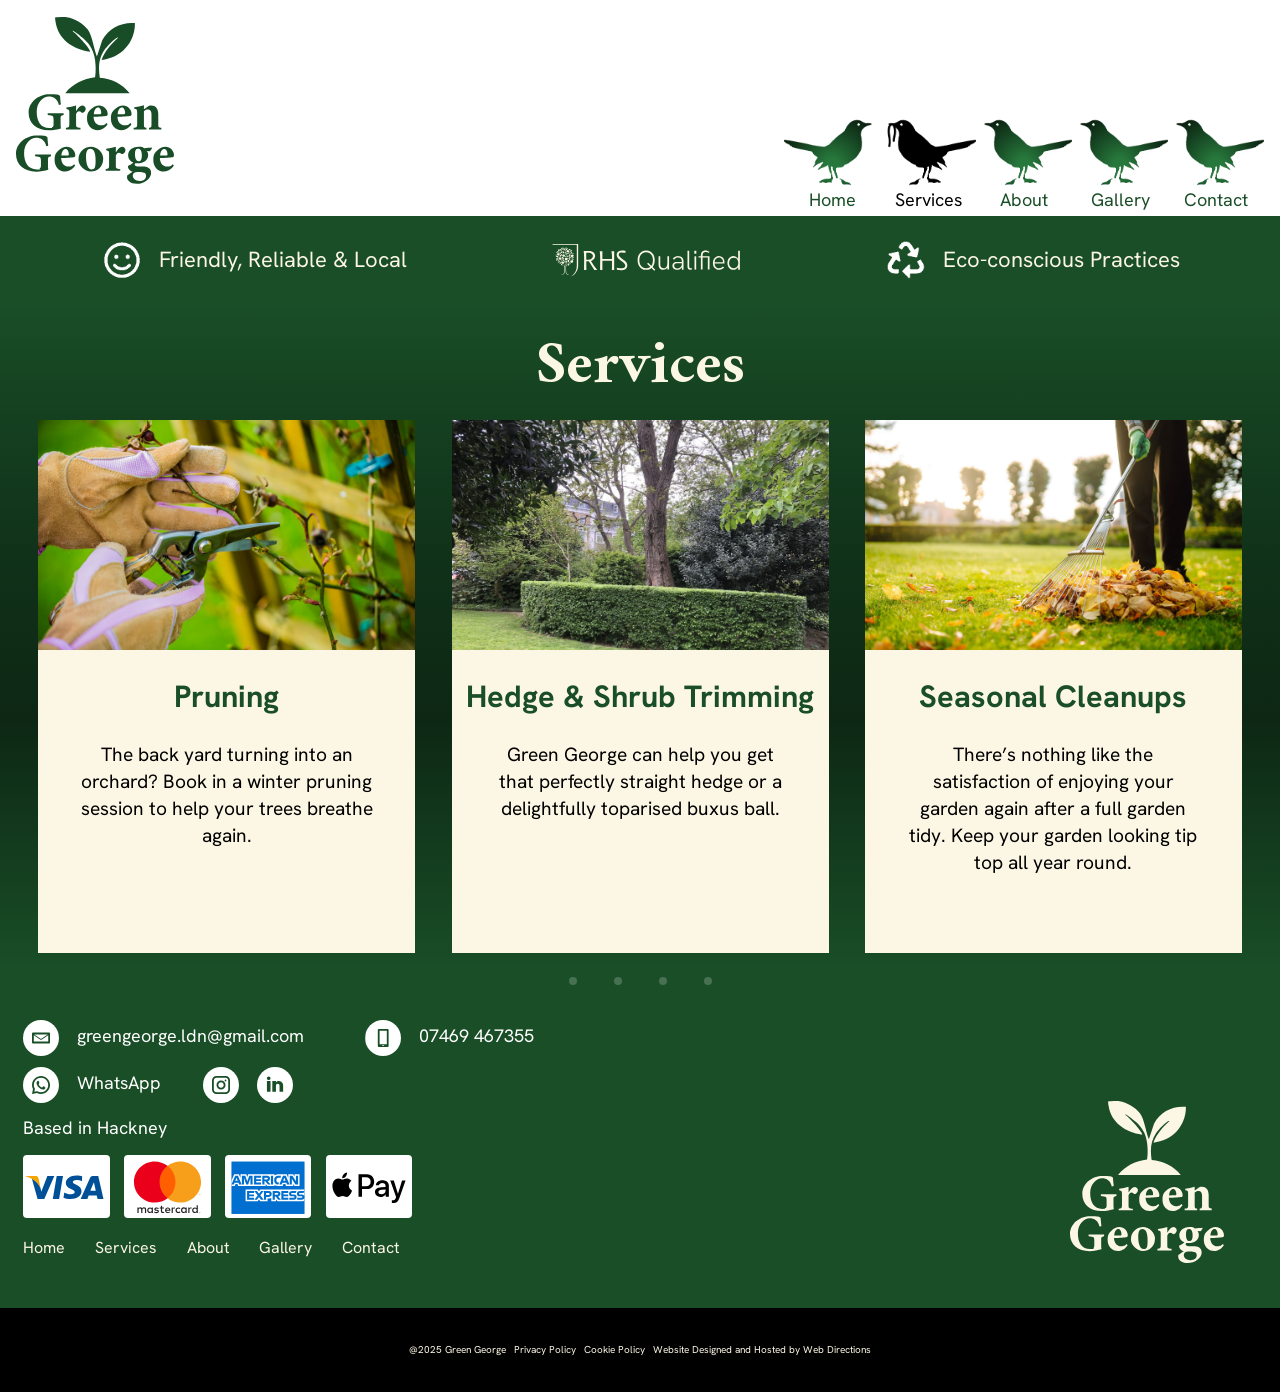
<file: services/index.html>
<html lang="en-GB" class="no-js">
  <head>
    <meta charset="UTF-8" />
    <meta name="viewport" content="width=device-width, initial-scale=1" />
    <link rel="profile" href="https://gmpg.org/xfn/11" />
    <meta
      name="robots"
      content="index, follow, max-image-preview:large, max-snippet:-1, max-video-preview:-1"
    />
    <title>Services - Green George</title>
    <link rel="stylesheet" href="../resources/css/main.css" media="all" />
    <link rel="preconnect" href="https://fonts.googleapis.com" />
    <link rel="preconnect" href="https://fonts.gstatic.com" crossorigin />
    <link
      href="https://fonts.googleapis.com/css2?family=Hanken+Grotesk:ital,wght@0,100..900;1,100..900&display=swap"
      rel="stylesheet"
    />
    <script>
      if (screen && screen.width) {
        document.cookie =
          "resolution=" + Math.max(screen.width, screen.height) + "; path=/";
      }
    </script>
    <script src="../resources/js/mod.js"></script>
  </head>
  <body>
    <div id="services">
      <header>
        <h1>Green George</h1>
        <a href="../">
          <svg xmlns="http://www.w3.org/2000/svg" viewBox="0 0 424 447.7">
            <defs>
              <style>
                .st0 {
                  fill: #194e27;
                }
              </style>
            </defs>
            <path
              class="st0"
              d="M136.2.5c19.6,2.3,44.5,17.5,56.4,33.1,11.9,15.6,15.4,48.4,24.5,72.1l14.3-43c16.8-32.8,51.3-49.5,87.7-46.5,1,52.3-37.7,94.4-89.5,98.9,8.4-23.4,25.8-42.7,43.9-58.9.2-1.2-1.6-1.1-2.3-.8-7.9,3.2-28.3,24.8-33.5,32.4-16.3,23.8-16.9,47.4-12.9,75.2,31.3,1.9,60.8,17,80.2,41.5h-172.7c19.3-24.7,49-38.9,79.9-42.6,2.2-14.7,2-29.8.2-44.6-3.2-25.5-12.4-42.5-31.4-59.7-4.3-3.9-21.6-17.8-25.9-19.6s-2.6-.4-2.3.8c7.2,4.3,49.8,48.8,45.5,54.2-45.3-6.4-85.8-32.8-92.3-81.1-.3-2.2-2.3-11.5.5-11.5,9.5.8,20.5-1.1,29.8,0h-.1Z"
            ></path>
            <g>
              <path
                class="st0"
                d="M127.7,262.8c-7.1,1.4-8,2-8,11.5v11.2c0,5.1.1,9.7.9,13.4-8.5,2.1-20.9,5.3-32.5,5.3-33,0-54.2-18.8-54.2-47.3s26.3-49.5,56.4-49.5,22.6,2.8,27.8,4c.4,5,1.1,12.4,2.3,23.6l-5.3,1c-3.6-15.8-14.2-22.6-27.6-22.6s-31.9,15.4-31.9,41,10.5,43.8,33.9,43.8,6.1-.4,8-1.7c2.1-1.3,3.3-3.6,3.3-7.8v-13.5c0-10-.7-11.1-15.7-12.4v-4.8h42.7v4.8h0Z"
              ></path>
              <path
                class="st0"
                d="M161.7,252.4c5.1-8.8,10.7-14.9,15.9-14.9s9.5,4,9.5,8.8-3.1,9.1-7,10.5c-2,.7-3.4.3-4.4-.6-2.4-2-4.1-3-6.5-3s-5.6,1.9-8,7.4v26.5c0,8.8.9,9.4,11.8,10.4v4.6h-39v-4.6c7.7-.9,9.1-1.6,9.1-10.4v-31c0-7.3-1.1-7.8-7.7-9.4v-4c8.5-1.1,16.9-2.7,25.8-5.4v15.1h.5Z"
              ></path>
              <path
                class="st0"
                d="M245.7,288c-8.7,13-19.8,15.8-25.6,15.8-18.9,0-29.5-14.1-29.5-30.5s4.6-19.9,10.5-25.8c6.3-6.3,14.1-10.1,21.9-10.1,13.1,0,23.2,11.2,23.1,22.9,0,2.8-.9,4.7-4.1,5.1-2.6.3-19.9,1.7-33.9,2.3.7,15.2,9.1,22.9,19.2,22.9s10.8-1.9,15.8-6.1l2.6,3.4h0ZM208.9,261.1c5.8-.1,11.1-.3,16.9-.4,2.1-.1,2.8-.4,3-2.8,0-7.3-3.1-14.7-8.7-14.7s-10.4,6.5-11.2,17.9h0Z"
              ></path>
              <path
                class="st0"
                d="M309.8,288c-8.7,13-19.8,15.8-25.6,15.8-18.9,0-29.5-14.1-29.5-30.5s4.6-19.9,10.5-25.8c6.3-6.3,14.1-10.1,21.9-10.1,13.1,0,23.2,11.2,23.1,22.9,0,2.8-.9,4.7-4.1,5.1-2.6.3-19.9,1.7-33.9,2.3.7,15.2,9.1,22.9,19.2,22.9s10.8-1.9,15.8-6.1l2.6,3.4h0ZM272.9,261.1c5.8-.1,11.1-.3,16.9-.4,2.1-.1,2.8-.4,3-2.8,0-7.3-3.1-14.7-8.7-14.7s-10.4,6.5-11.2,17.9h0Z"
              ></path>
              <path
                class="st0"
                d="M356.9,302.1v-4.6c6-1,6.7-1.4,6.7-11.5v-24.2c0-10.2-4.7-13.4-9.8-13.4s-6.8,1.6-10.5,4.4v34.4c0,8.8.9,9.3,6.7,10.2v4.6h-34.3v-4.6c8.8-1.3,9.5-1.4,9.5-11v-29.5c0-8.5-.7-9.1-7.7-10.4v-4.1c8.1-1,17.4-3,25.8-5.4v10.5c2.8-2,5.7-4.3,8.8-6.3,4.3-2.7,7-4,11.1-4,11.5,0,18.6,8.5,18.6,22.8v26.9c0,9,.9,9.3,8.3,10.4v4.6h-33.2v.2Z"
              ></path>
              <path
                class="st0"
                d="M93.8,373.6c-7.1,1.4-8,2-8,11.5v11.2c0,5.1.1,9.7.9,13.4-8.5,2.1-20.9,5.3-32.5,5.3-33,0-54.2-18.8-54.2-47.3s26.3-49.5,56.4-49.5,22.6,2.8,27.8,4c.4,5,1.1,12.4,2.3,23.6l-5.3,1c-3.6-15.8-14.2-22.6-27.6-22.6s-31.9,15.4-31.9,41,10.5,43.8,33.9,43.8,6.1-.4,8-1.7c2.1-1.3,3.3-3.6,3.3-7.8v-13.5c0-10-.7-11.1-15.7-12.4v-4.8h42.7v4.8h-.1Z"
              ></path>
              <path
                class="st0"
                d="M158.7,398.8c-8.7,13-19.8,15.8-25.6,15.8-18.9,0-29.5-14.1-29.5-30.5s4.6-19.9,10.5-25.8c6.3-6.3,14.1-10.1,21.9-10.1,13.1,0,23.2,11.2,23.1,22.9,0,2.8-.9,4.7-4.1,5.1-2.6.3-19.9,1.7-33.9,2.3.7,15.2,9.1,22.9,19.2,22.9s10.8-1.9,15.8-6.1l2.6,3.4h0ZM121.8,371.9c5.8-.1,11.1-.3,16.9-.4,2.1-.1,2.8-.4,3-2.8,0-7.3-3.1-14.7-8.7-14.7s-10.4,6.5-11.2,17.9Z"
              ></path>
              <path
                class="st0"
                d="M234,380.3c0,22.9-16.4,34.3-33,34.3s-33.3-16.2-33.3-31.7c0-22.9,18.1-34.6,33.9-34.6s32.5,14.9,32.5,32h-.1ZM188,377.7c0,17.5,5.6,31.3,14.5,31.3s11.1-3.6,11.1-24.5-5-30.7-14-30.7-11.7,7.5-11.7,23.9h0Z"
              ></path>
              <path
                class="st0"
                d="M268.4,363.2c5.1-8.8,10.7-14.9,15.9-14.9s9.5,4,9.5,8.8-3.1,9.1-7,10.5c-2,.7-3.4.3-4.4-.6-2.4-2-4.1-3-6.5-3s-5.6,1.9-8,7.4v26.5c0,8.8.9,9.4,11.8,10.4v4.6h-39v-4.6c7.7-.9,9.1-1.6,9.1-10.4v-31c0-7.3-1.1-7.8-7.7-9.4v-4c8.5-1.1,16.9-2.7,25.8-5.4v15.1h.5Z"
              ></path>
              <path
                class="st0"
                d="M365.1,351.4c-.9,2.4-3.6,7.1-6.1,8.7l-8.1-.6c2.3,2.7,3.8,6,3.8,10.8,0,14.8-13.2,22.2-27.2,22.2s-4.8-.4-7-.7c-1.1,1.1-2,2.4-2,4,0,2.4,2.3,5.6,9.1,5.4,4.6,0,8.5-.1,13.1-.1,8.8,0,21.9,2.4,21.9,17.4s-19.1,29.2-38,29.2-26.6-9.4-26.6-17.4,1.6-5.4,4.4-7.8c3.4-2.7,7.1-4.7,10.8-7-6-2.1-8.7-4.8-10.7-7.8-1.6-2.3-2.3-5.7-2.1-7.7,7.4-3,11.8-6.8,14.5-9.4-8.5-2.8-14-10.1-14-18.9,0-15.9,14.8-23.3,27.6-23.3s10,1.1,15.2,3.8c7.4-.3,14.9-1.1,20.6-1.7l.6,1h.2ZM316.7,418.8c-2,2.1-3.3,4.3-3.3,7.3,0,6.8,7.1,13.7,18.4,13.7s17.2-5.8,17.2-13.4-3.6-8.1-8-9.3c-3.8-1-7-1.3-12.2-1.3s-10,.7-12.1,3h0ZM319.3,369.3c0,10,3.3,17.9,9.8,17.9s8.5-5.7,8.5-16.2-3-17.5-9.8-17.5-8.5,5.4-8.5,15.8h0Z"
              ></path>
              <path
                class="st0"
                d="M423.6,398.8c-8.7,13-19.8,15.8-25.6,15.8-18.9,0-29.5-14.1-29.5-30.5s4.6-19.9,10.5-25.8,14.1-10.1,21.9-10.1c13.1,0,23.2,11.2,23.1,22.9,0,2.8-.9,4.7-4.1,5.1-2.6.3-19.9,1.7-33.9,2.3.7,15.2,9.1,22.9,19.2,22.9s10.8-1.9,15.8-6.1l2.6,3.4h0ZM386.7,371.9c5.8-.1,11.1-.3,16.9-.4,2.1-.1,2.8-.4,3-2.8,0-7.3-3.1-14.7-8.7-14.7s-10.4,6.5-11.2,17.9h0Z"
              ></path>
            </g>
          </svg>
        </a>
        <input type="checkbox" id="menu" />
        <label for="menu">nav</label>
        <nav>
          <ul>
            <li><a href="../">Home</a></li>
            <li><a href="#">Services</a></li>
            <li><a href="../about">About</a></li>
            <li><a href="../gallery">Gallery</a></li>
            <li><a href="../contact">Contact</a></li>
          </ul>
        </nav>
      </header>
      <main>
        <nav class="eco">
          <ul>
            <li>Friendly, Reliable & Local</li>
            <li>RHS Qualified</li>
            <li>Eco-conscious Practices</li>
          </ul>
        </nav>
        <section class="services">
          <h2>Services</h2>
          <div>
            <!--<input type="checkbox" id="trigger">-->
            <article>
              <figure><img src="../resources/assets/lawn.jpeg"/ alt=""></figure>
              <h3>Lawn Care & Maintenance</h3>
              <p>
                From regular mowing to seeding or laying new turf. All your lawn
                care needs are catered for.
              </p>
            </article>
            <article>
              <figure>
                <img src="../resources/images/IMG_1478.jpg"/ alt="">
              </figure>
              <h3>Planting</h3>
              <p>
                Green George can provide planting suggestions tailored to your
                garden and planting preferences
              </p>
            </article>
            <article>
              <figure>
                <img src="../resources/assets/weeding.jpeg"/ alt="">
              </figure>
              <h3>Weeding</h3>
              <p>
                Green George practices eco-conscious principles, this includes a
                no herbicide policy. The only thing needed to tackle those pesky
                weeds is a bit of elbow grease.
              </p>
            </article>
            <article>
              <figure>
                <img src="../resources/assets/pruning.jpeg"/ alt="">
              </figure>
              <h3>Pruning</h3>
              <p>
                The back yard turning into an orchard? Book in a winter pruning
                session to help your trees breathe again.
              </p>
            </article>
            <article>
              <figure>
                <img src="../resources/assets/hedge.jpeg"/ alt="">
              </figure>
              <h3>Hedge & Shrub Trimming</h3>
              <p>
                Green George can help you get that perfectly straight hedge or a
                delightfully toparised buxus ball.
              </p>
            </article>
            <article>
              <figure><img src="../resources/assets/tidy.jpeg"/ alt=""></figure>
              <h3>Seasonal Cleanups</h3>
              <p>
                There&rsquo;s nothing like the satisfaction of enjoying your
                garden again after a full garden tidy. Keep your garden looking
                tip top all year round.
              </p>
            </article>
          </div>
        </section>
        <div id="control">
          <label></label><label></label><label></label><label></label
          ><label></label><label></label>
        </div>
        <footer>
          <!--https://stackoverflow.com/questions/65513955/how-to-create-a-snowflake-animation-scene-without-using-nth-child-for-each-eleme/65514070#65514070-->
          <div class="snowflakes" aria-hidden="true">
            <div class="snowflake" style="--d: 0s, 0s">❅</div>
            <div class="snowflake" style="--d: 1s, 1s">❅</div>
            <div class="snowflake" style="--d: 6s, 0.5s">❆</div>
            <div class="snowflake" style="--d: 4s, 2s">❄</div>
            <div class="snowflake" style="--d: 2s, 2s">❅</div>
            <div class="snowflake" style="--d: 8s, 3s">❆</div>
            <div class="snowflake" style="--d: 6s, 2s">❄</div>
            <div class="snowflake" style="--d: 2.5s, 1s">❅</div>
            <div class="snowflake" style="--d: 1s, 0s">❆</div>
            <div class="snowflake" style="--d: 3s, 1.5s">❄</div>
          </div>
          <section class="contact">
            <p>greengeorge.ldn@gmail.com</p>
            <p>07469 467355</p>
            <p>WhatsApp</p>
            <p></p>
            <p></p>
          </section>
          <p>Based in Hackney</p>
          <section class="payment">
            <div></div>
            <div></div>
            <div></div>
            <div></div>
          </section>

          <nav>
            <ul>
              <li><a href="../">Home</a></li>
              <li><a href="#">Services</a></li>
              <li><a href="../">About</a></li>
              <li><a href="../gallery/">Gallery</a></li>
              <li><a href="../contact/">Contact</a></li>
            </ul>
          </nav>
        </footer>
      </main>
      <footer>
        <ul>
          <li><a href="#">@2025 Green George</a></li>
          <li><a href="../privacy">Privacy Policy</a></li>
          <li><a href="../cookie">Cookie Policy</a></li>
          <li>
            <a href="https://webdirections.co.uk/" target="_blank"
              >Website Designed and Hosted by Web Directions</a
            >
          </li>
        </ul>
      </footer>
    </div>

    <script src="../resources/js/meta.js"></script>
    <script src="../resources/js/utils.js"></script>
    <script src="../resources/js/services.js"></script>
  </body>
</html>
</file>
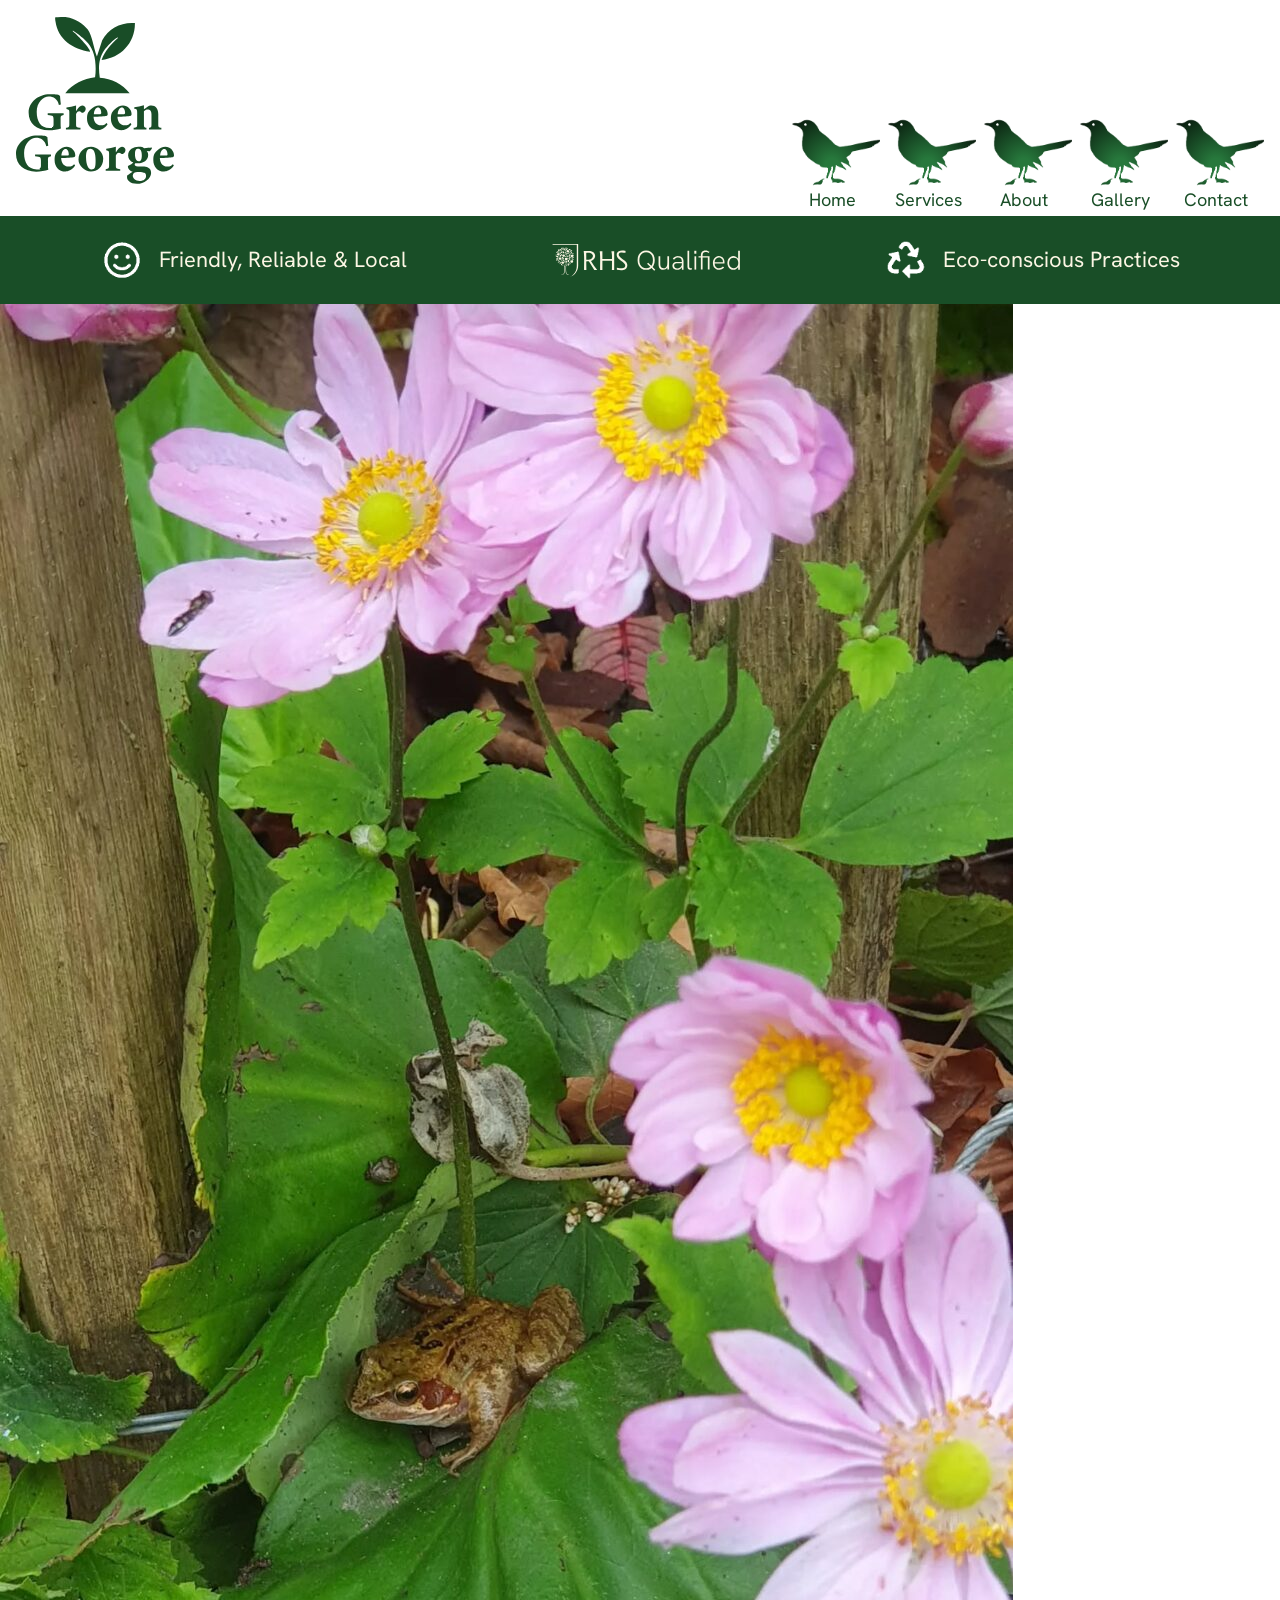
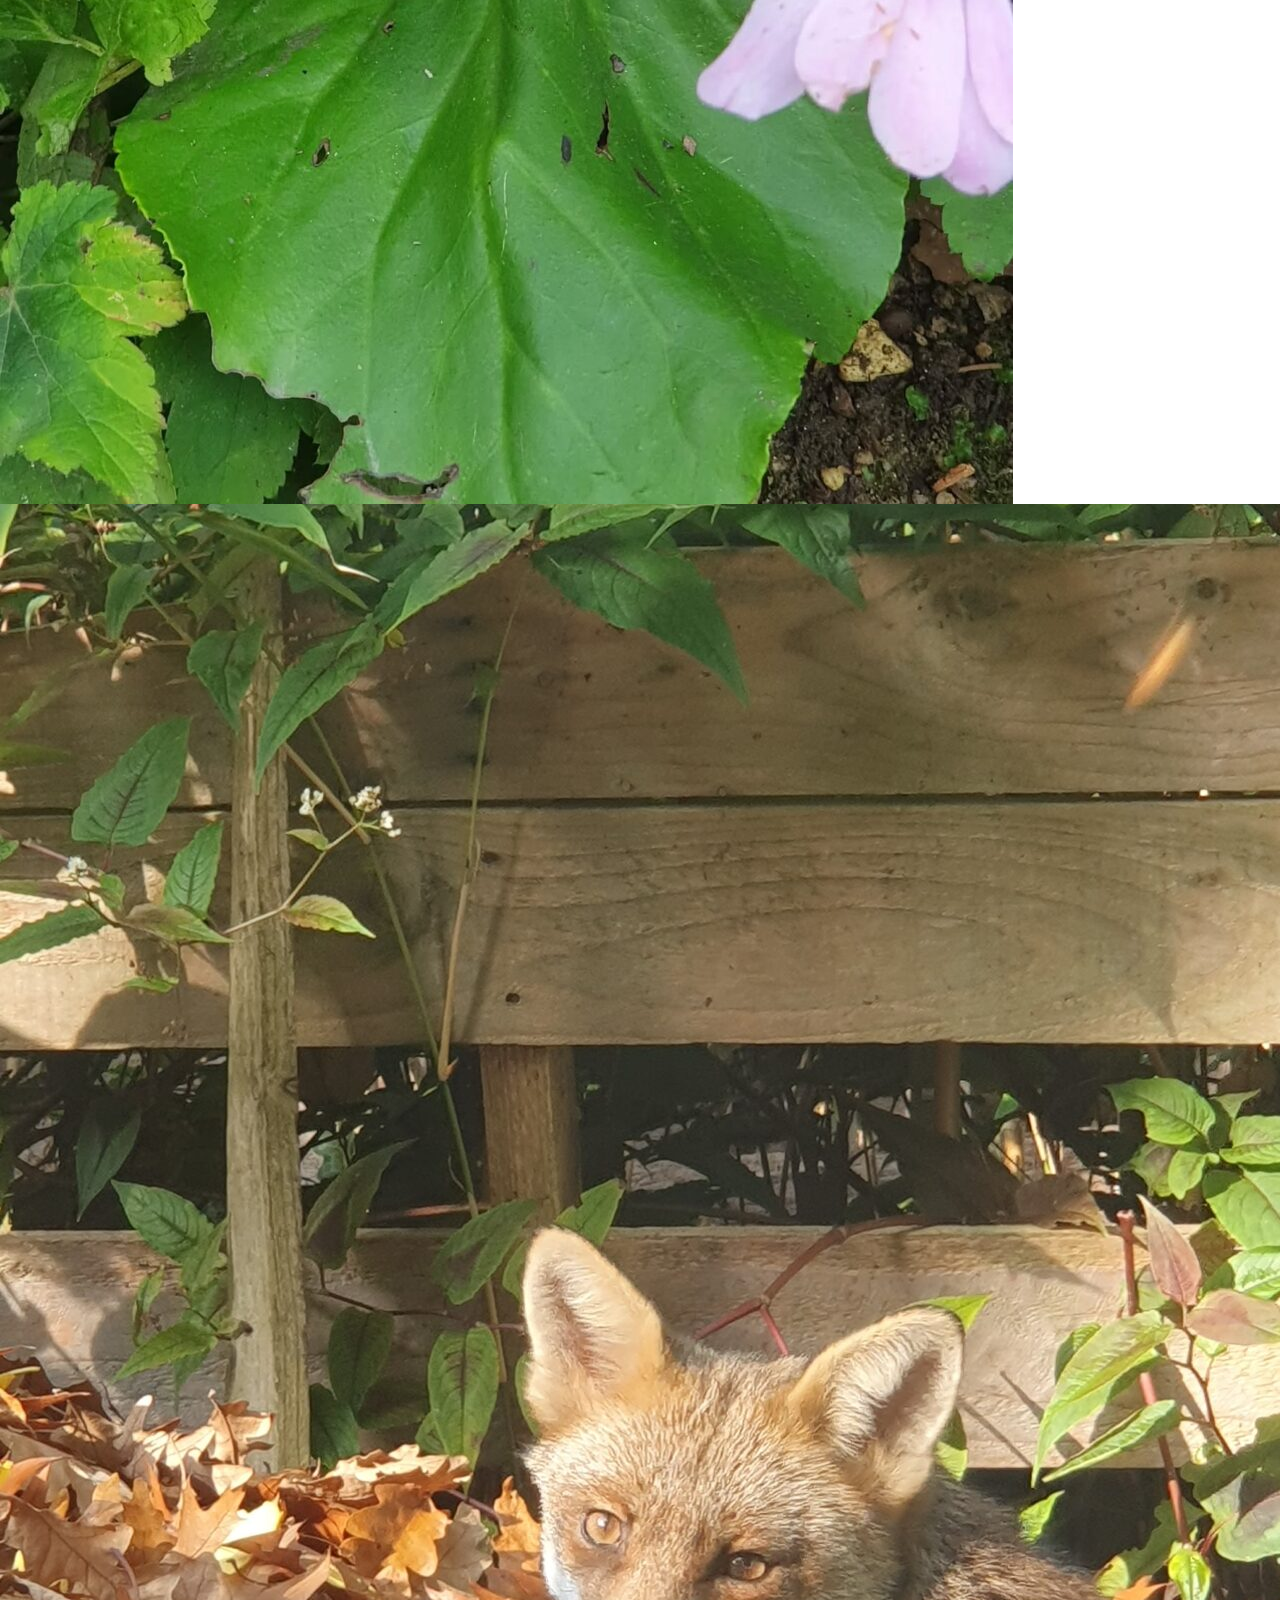
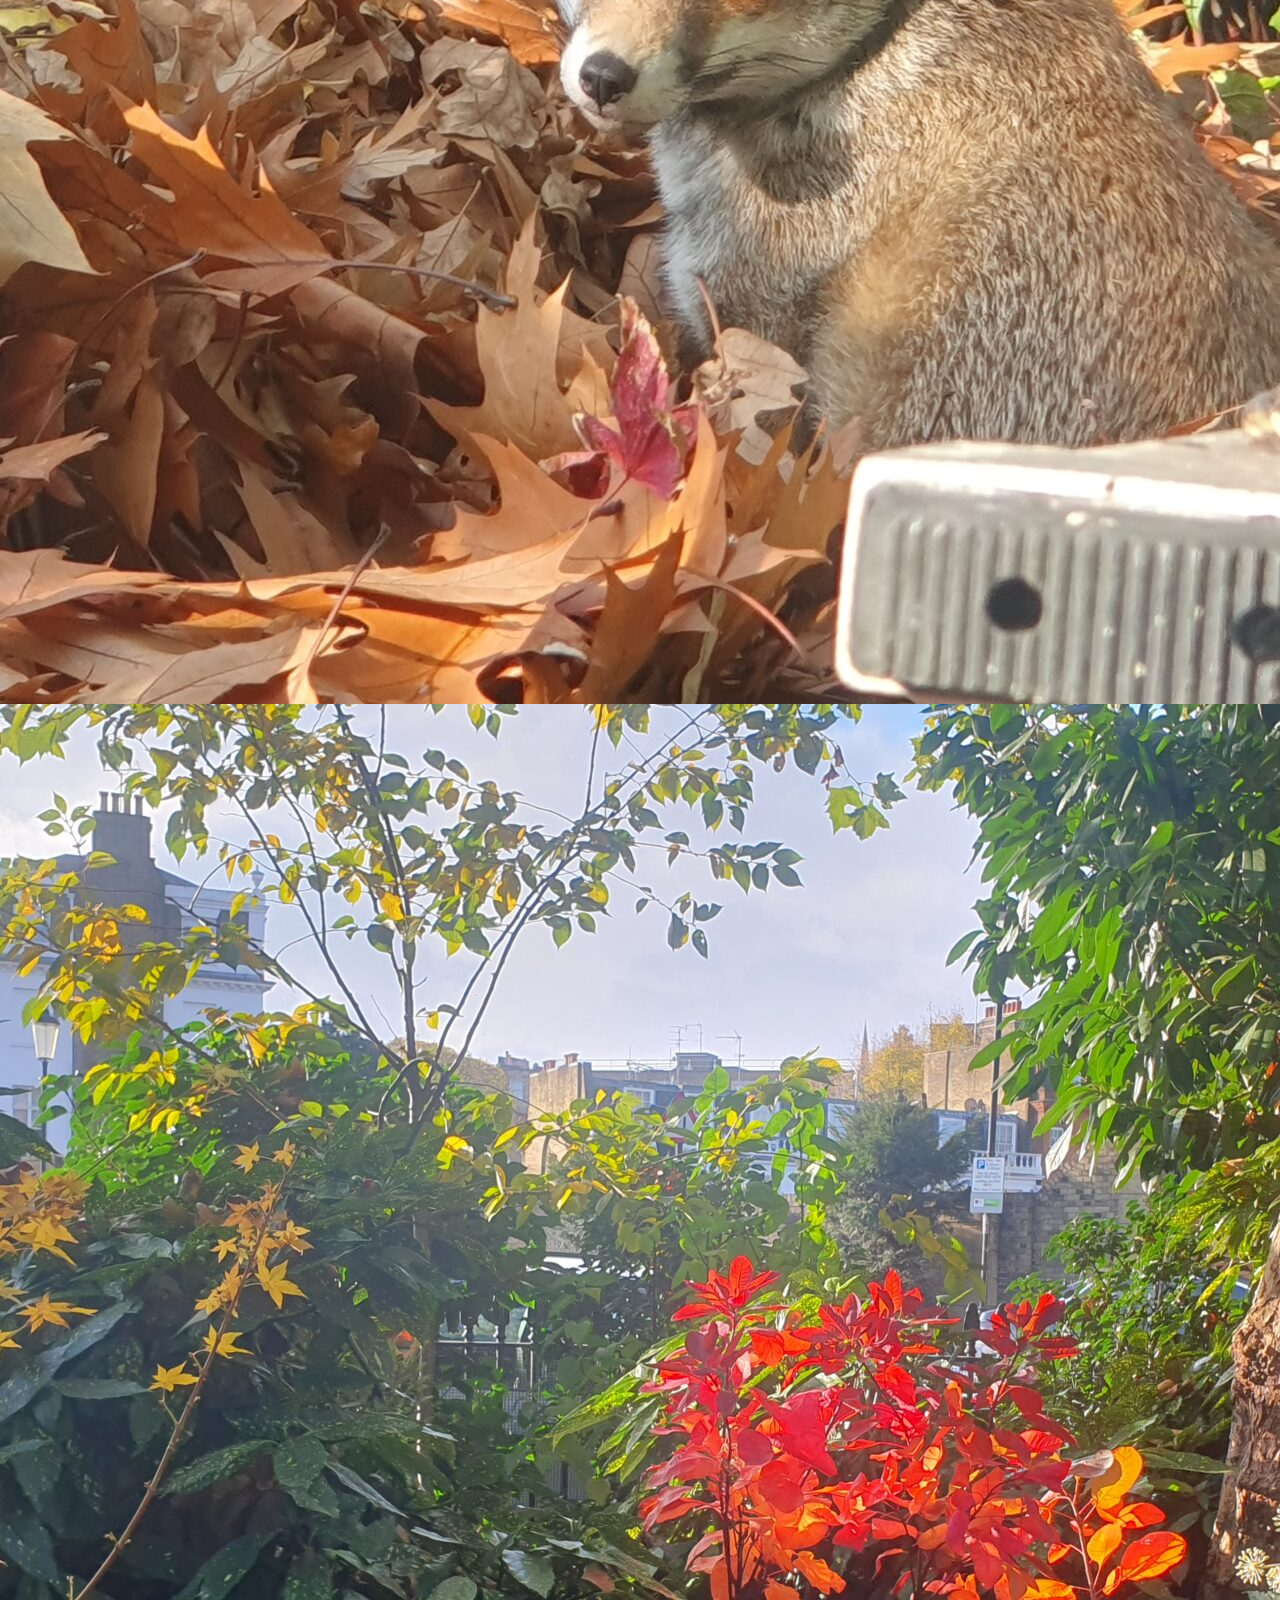
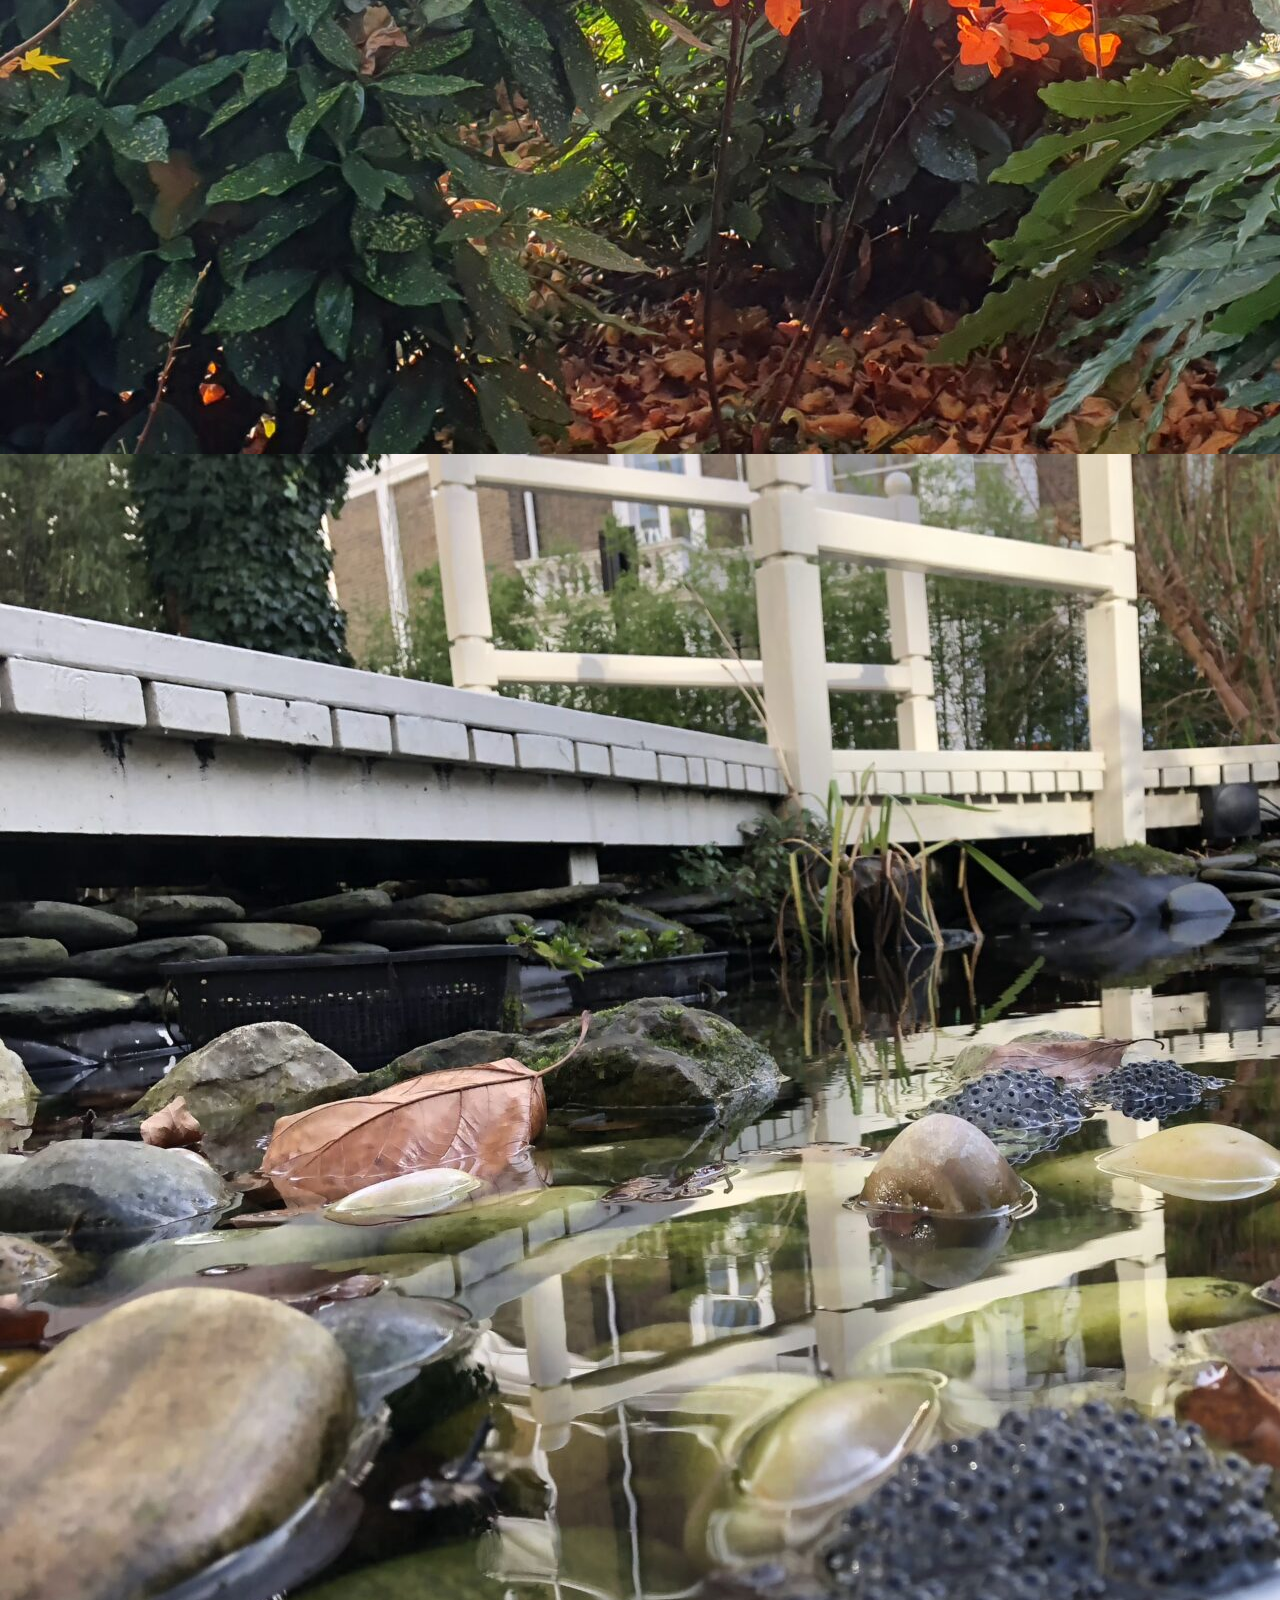
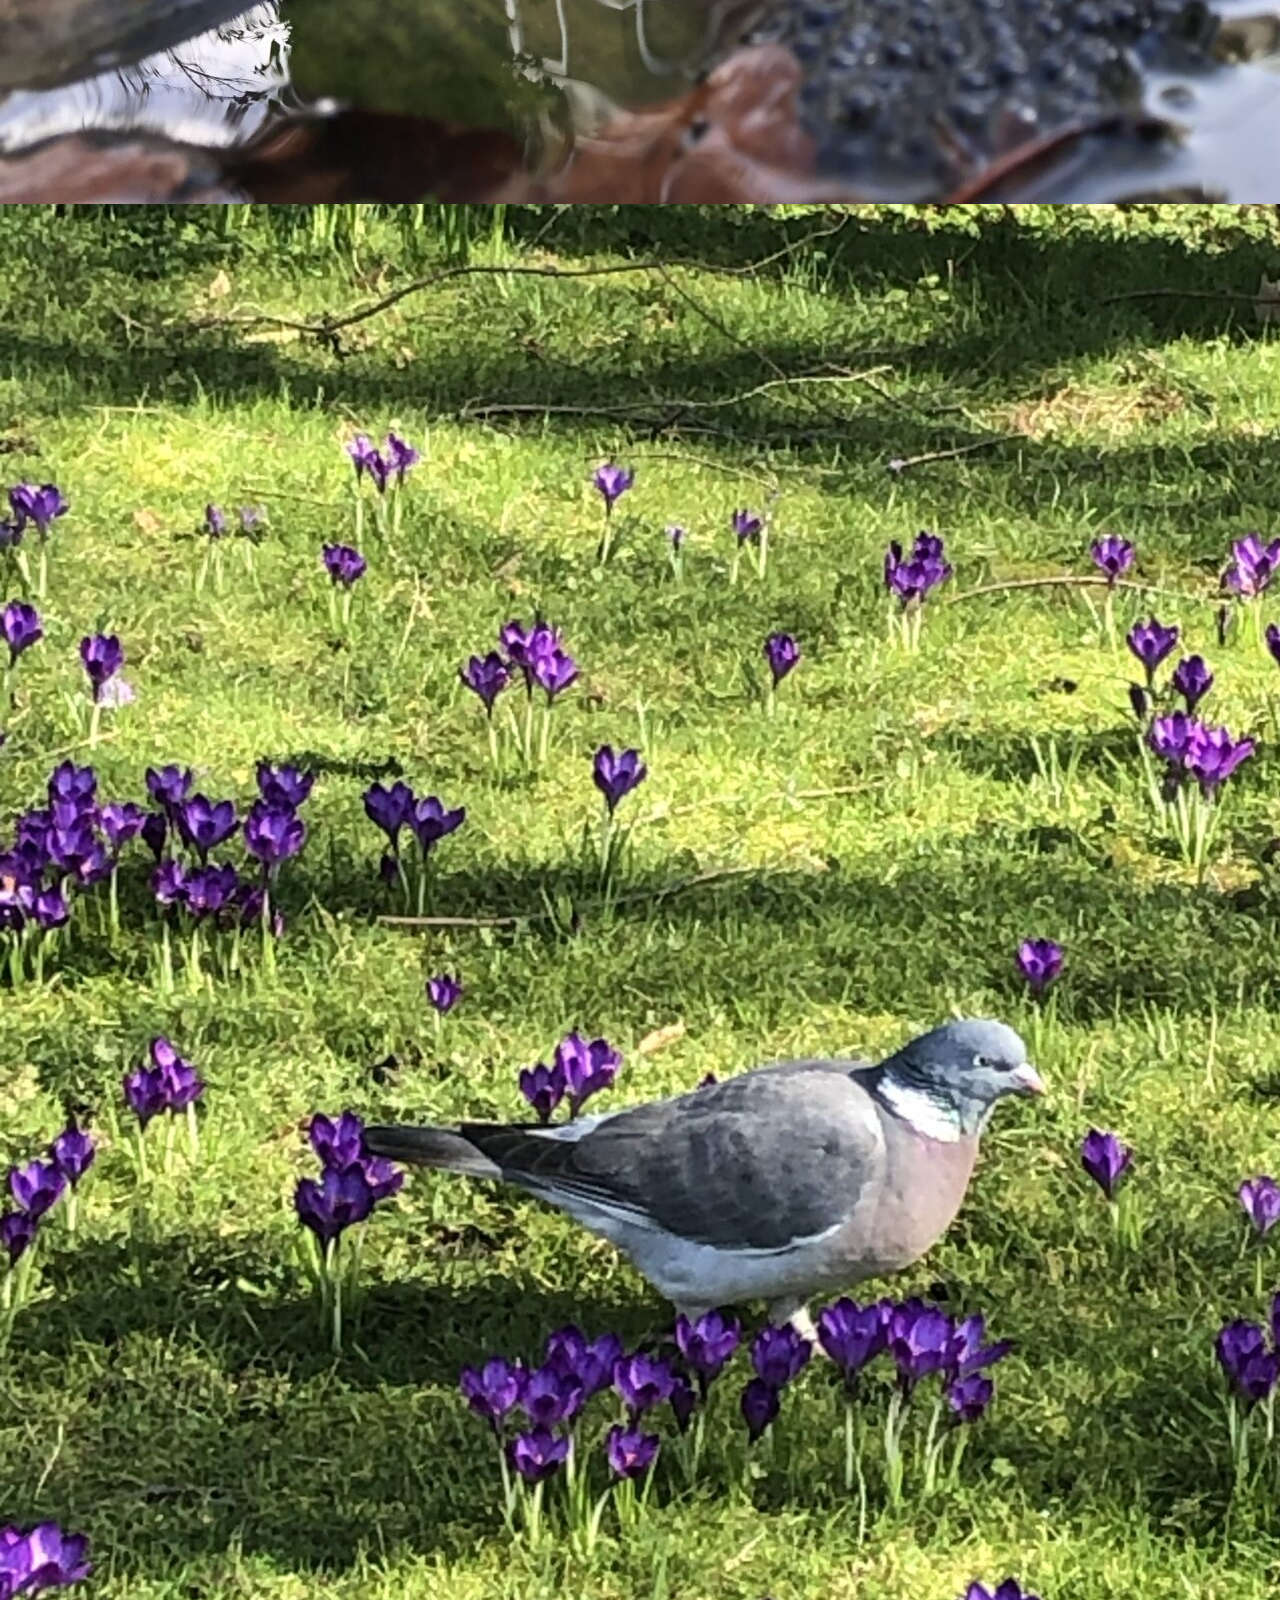
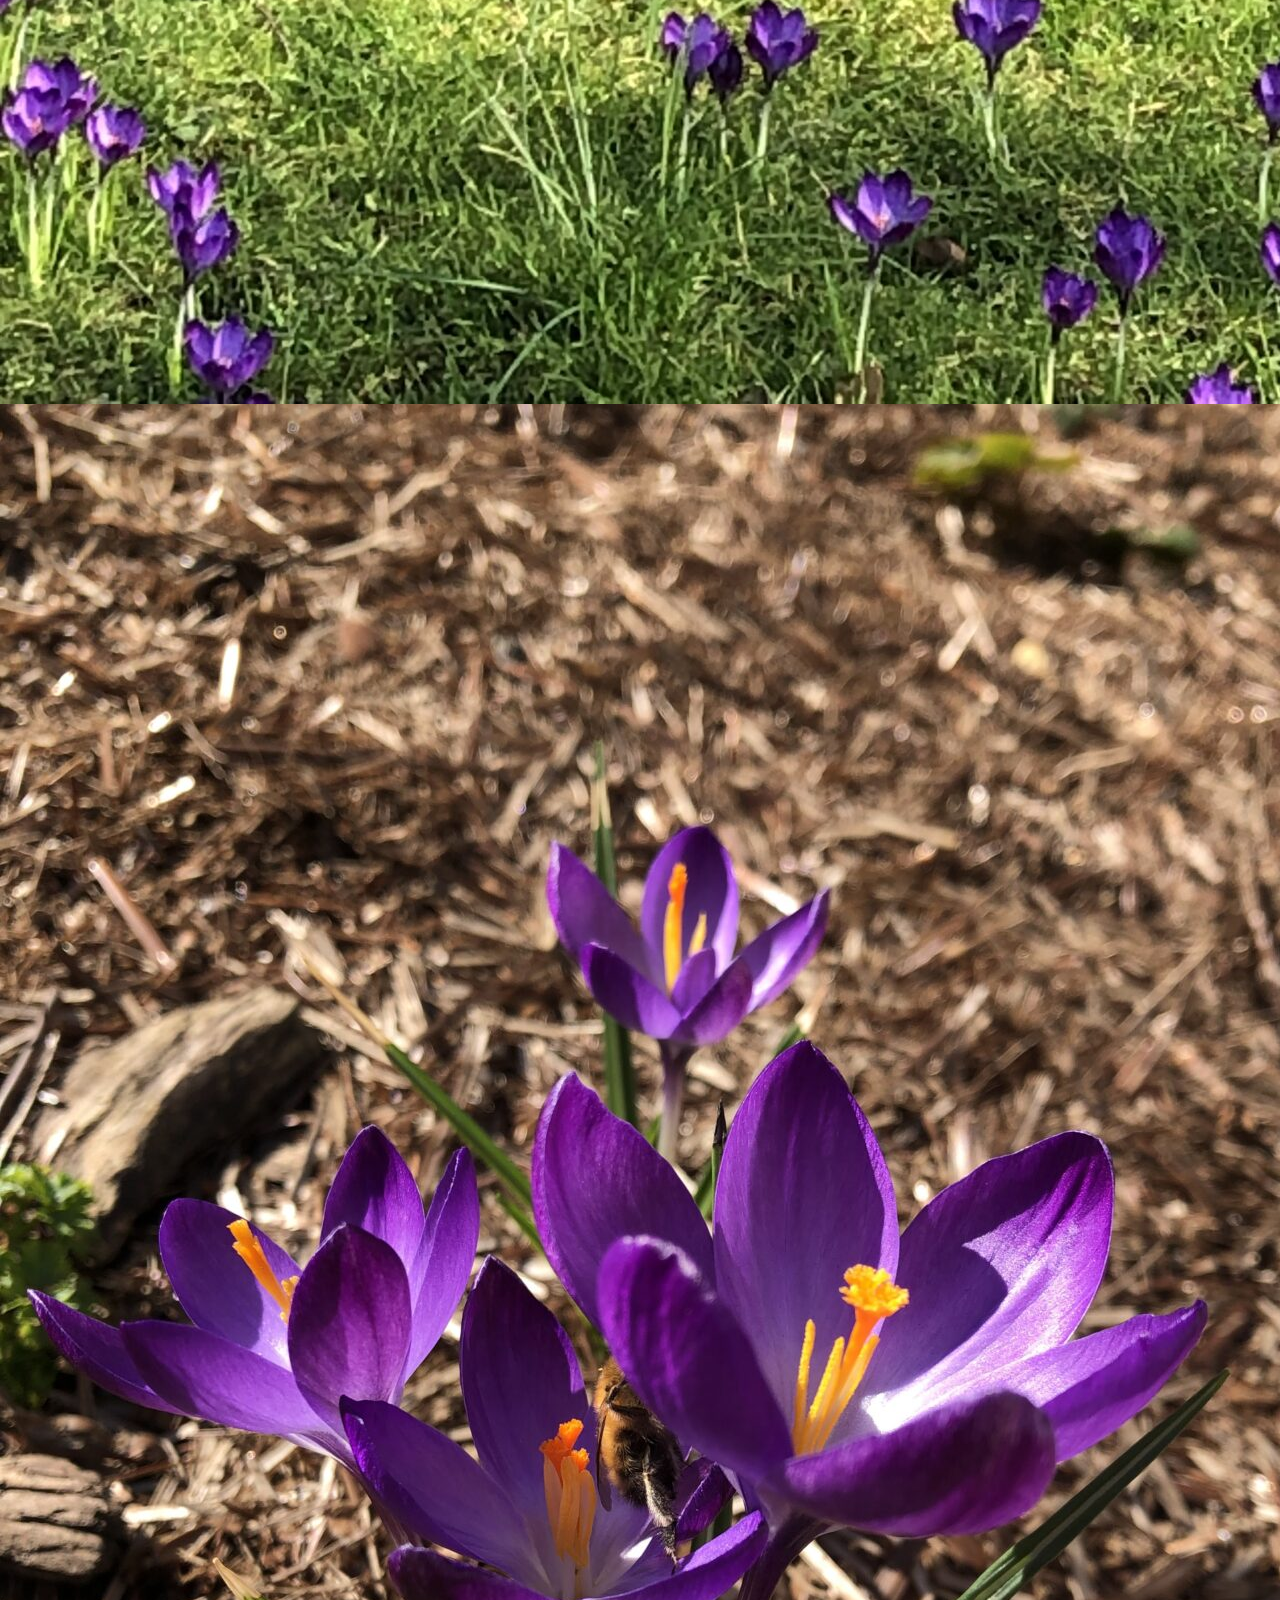
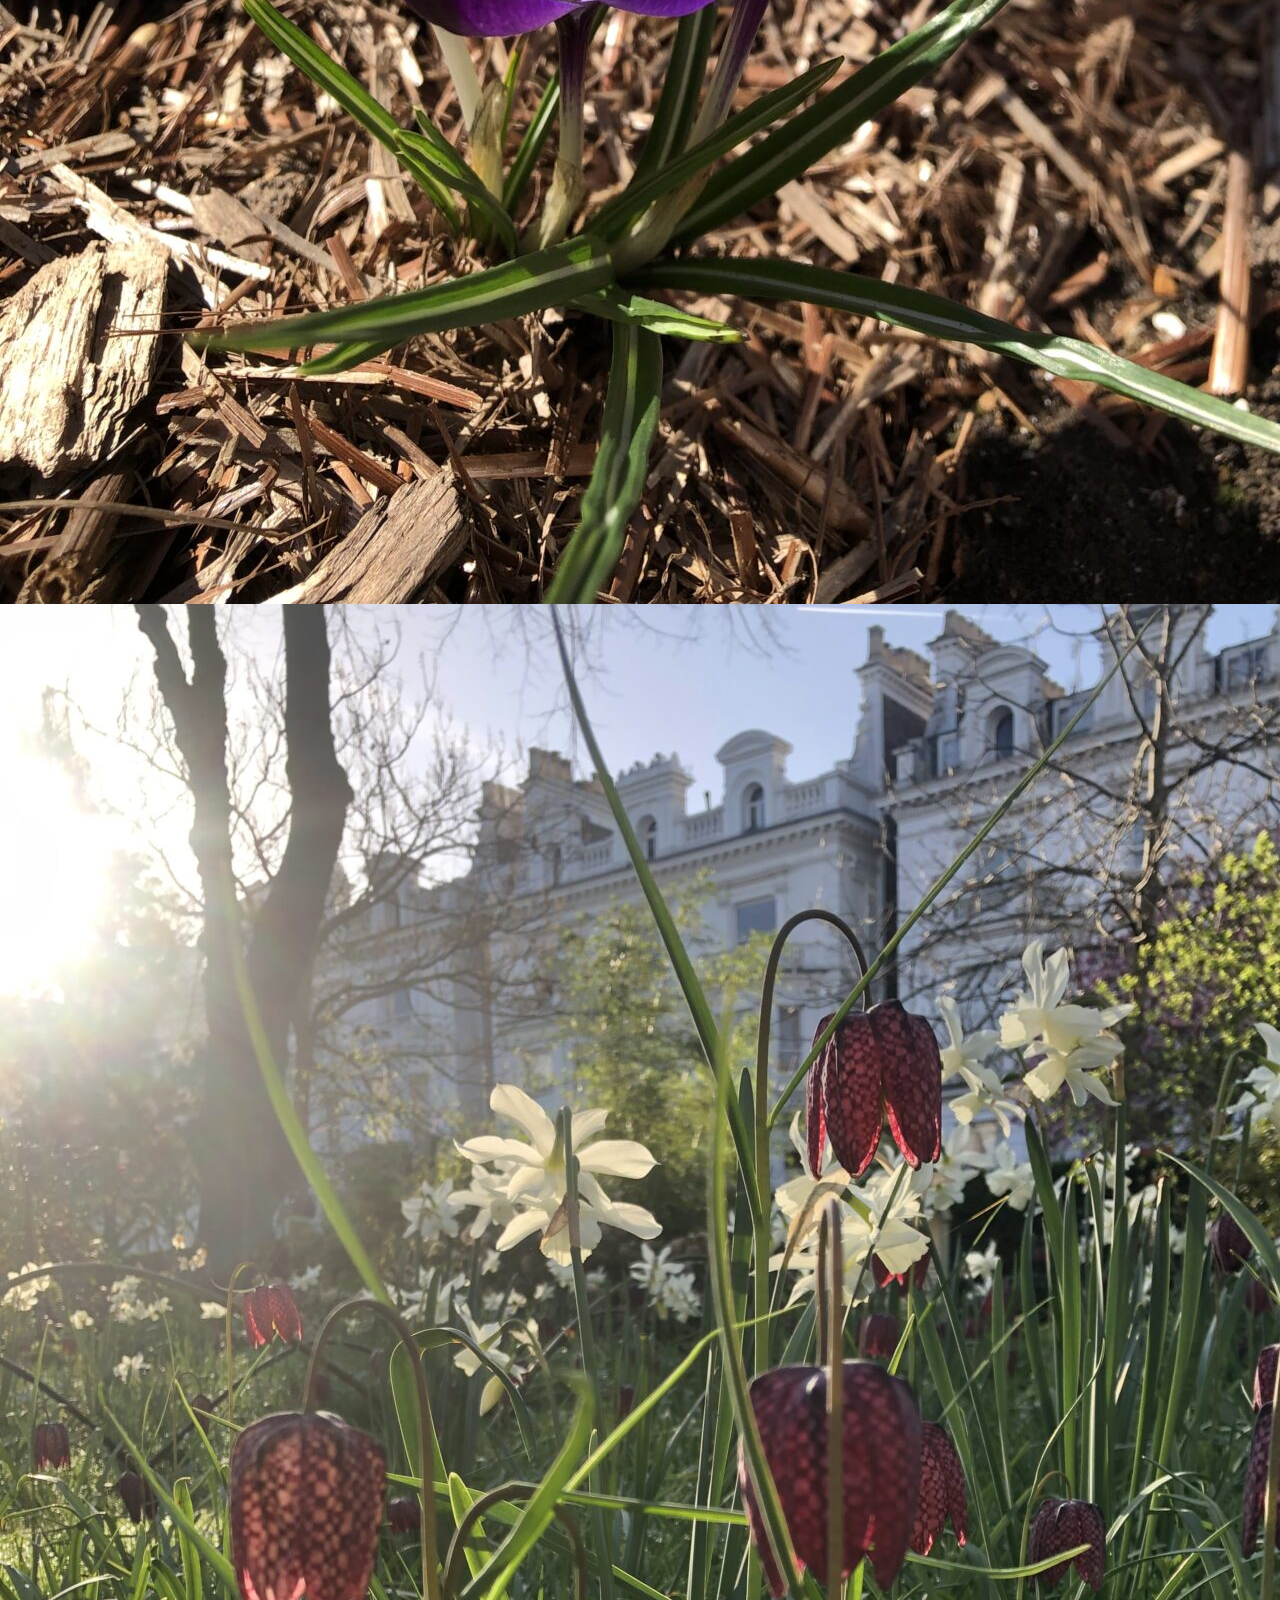
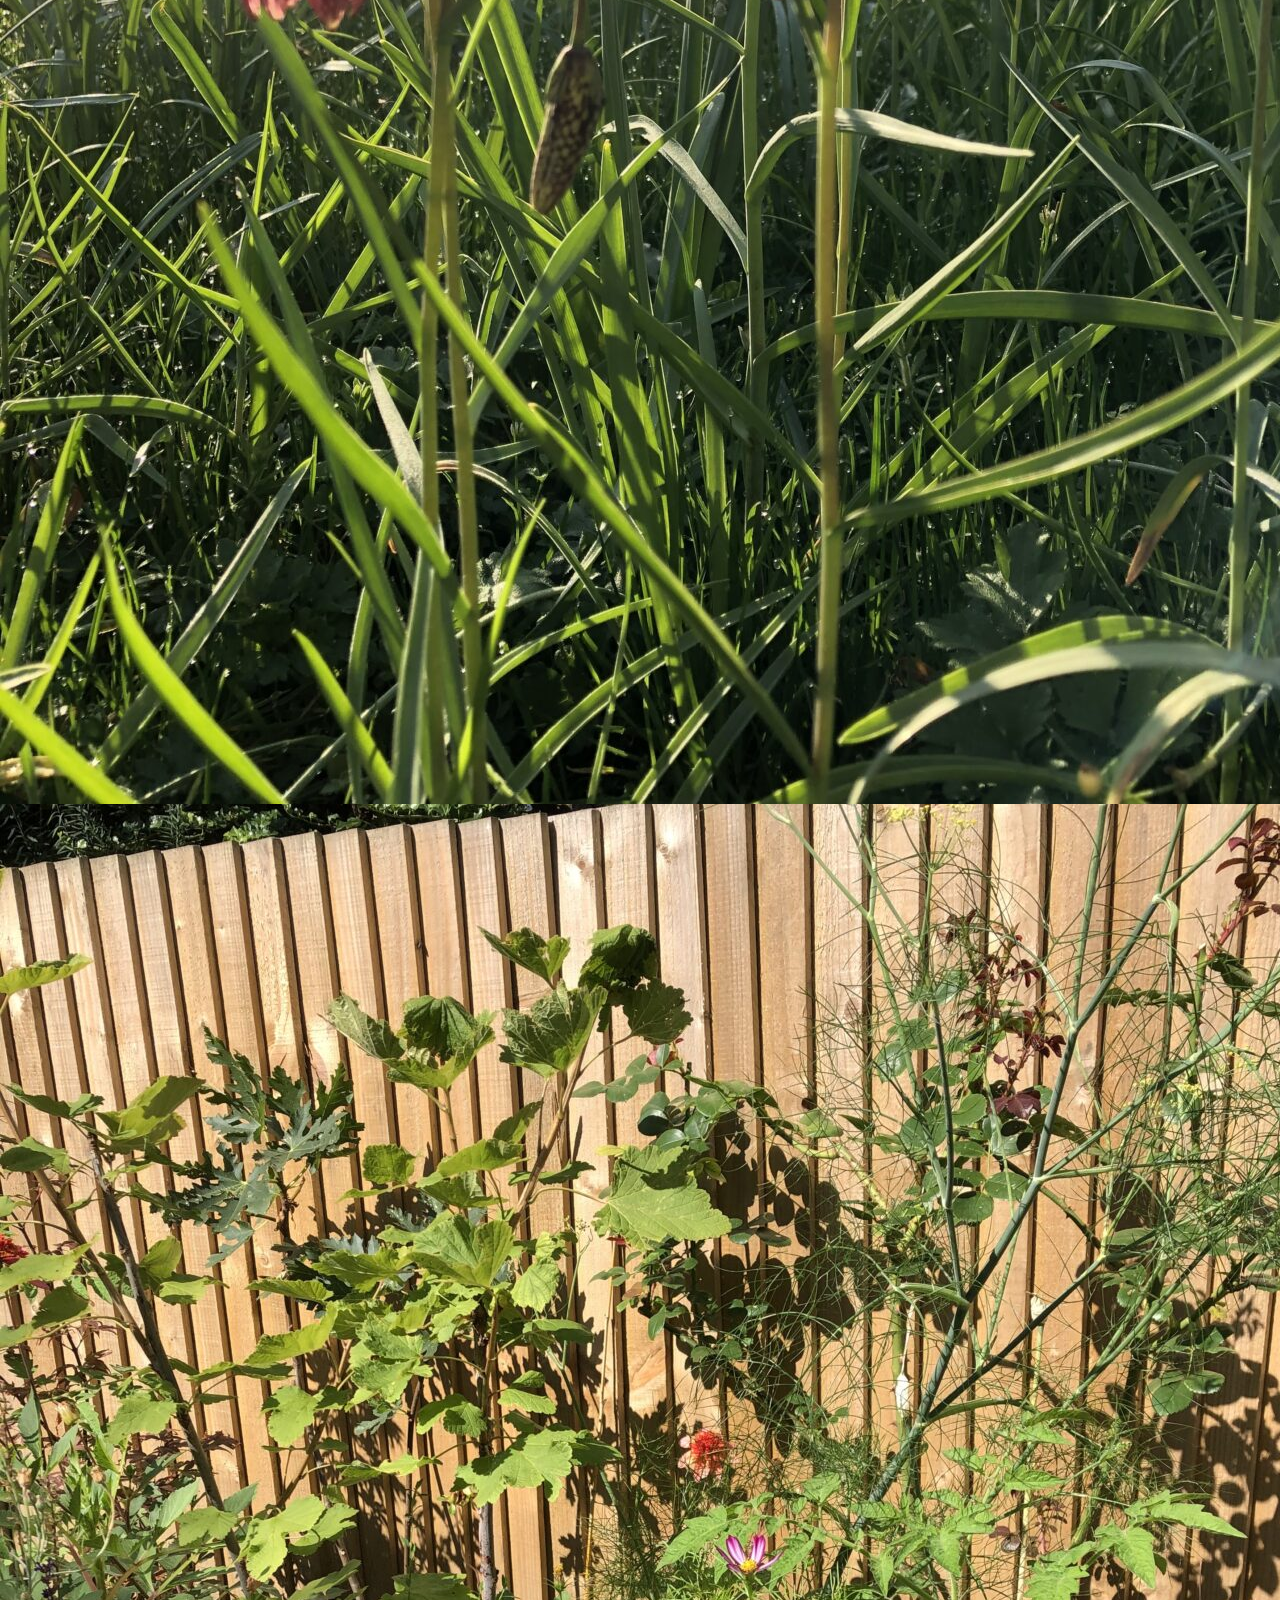
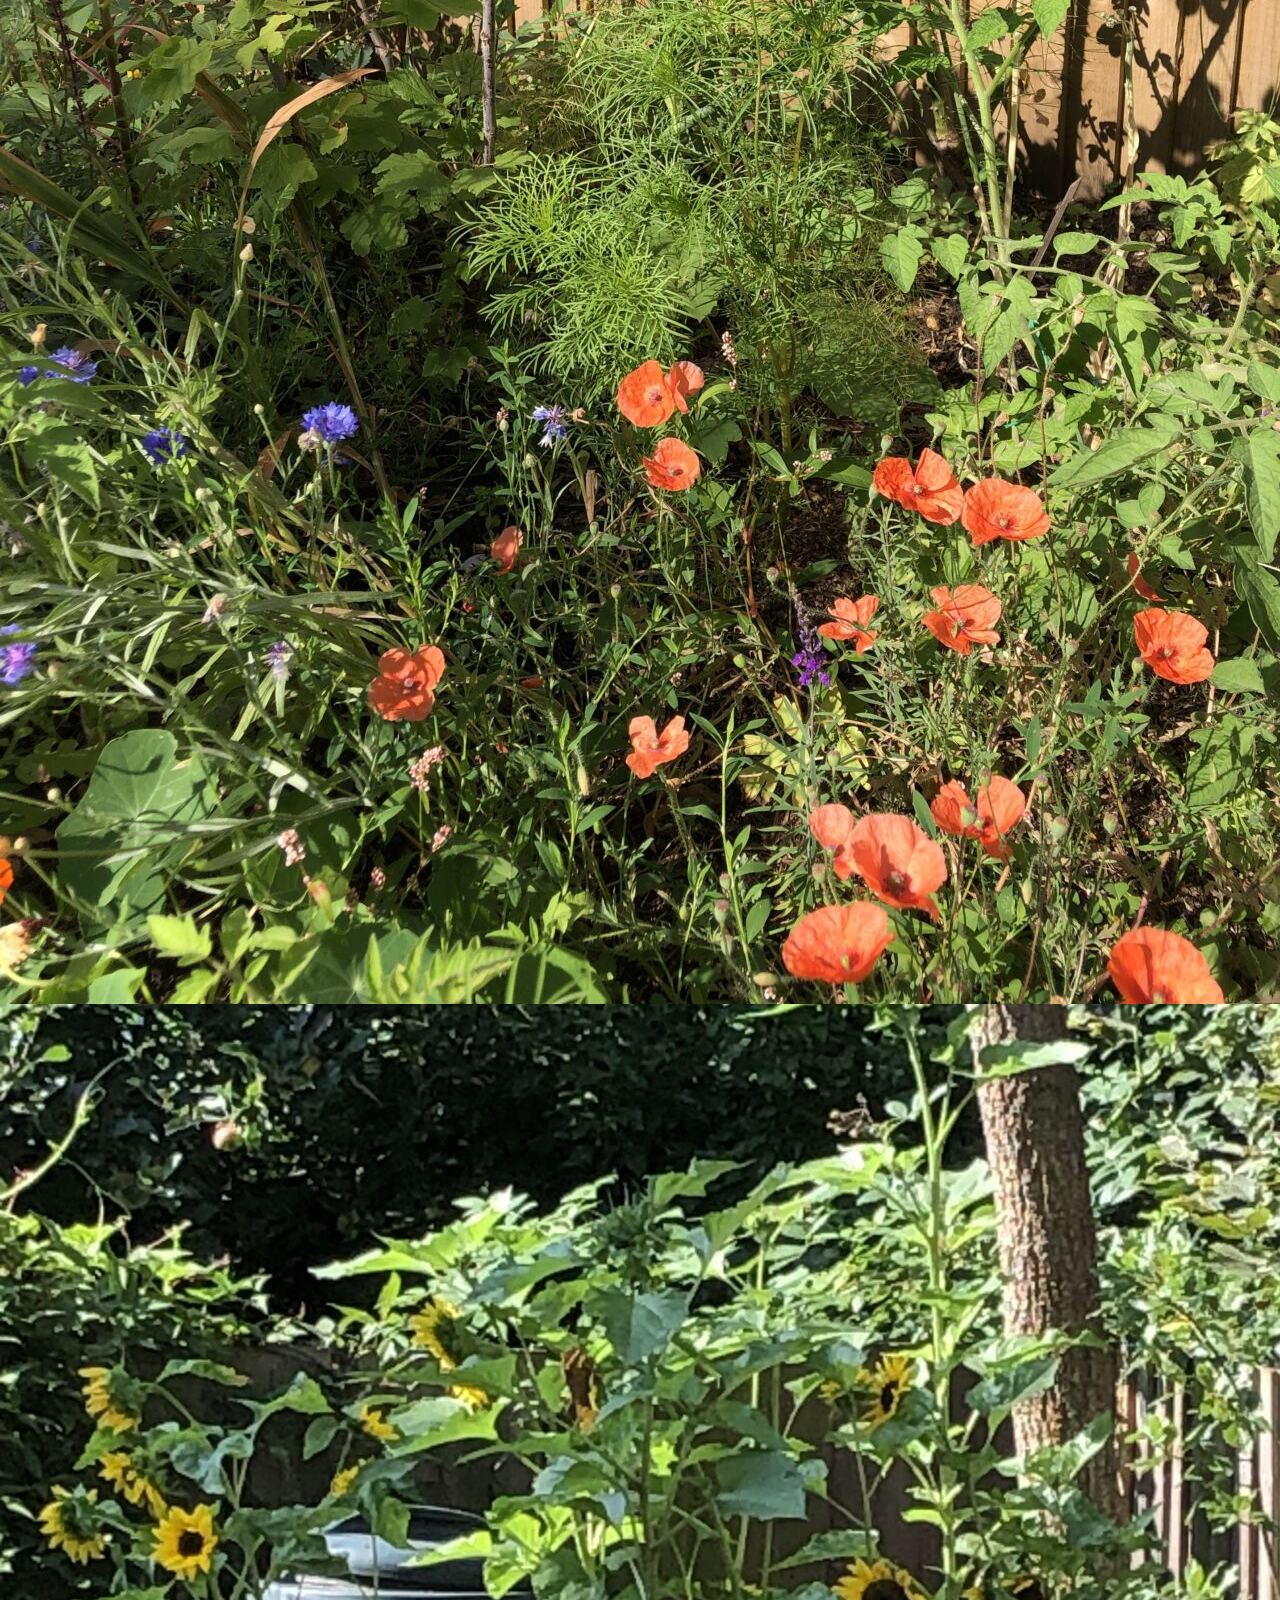
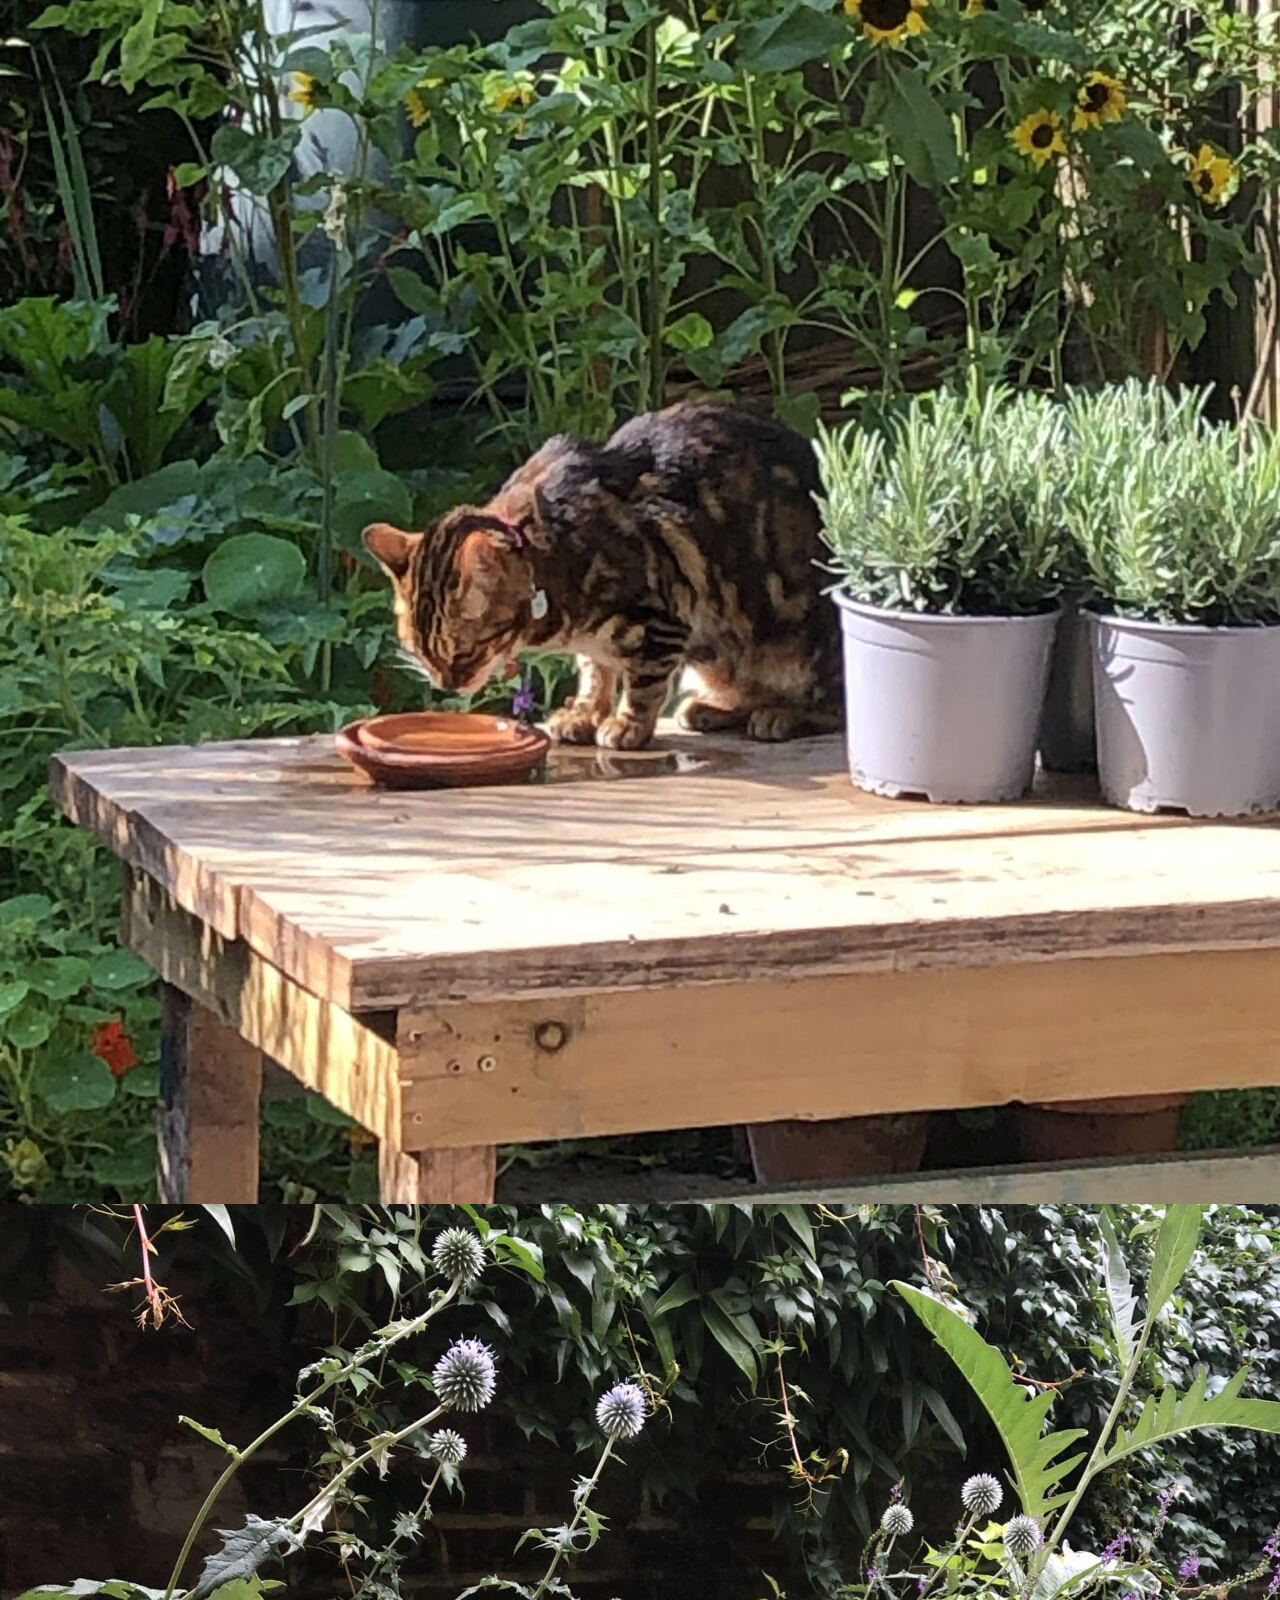
<file: test/index.html>
<html lang="en-GB" class="no-js">
  <head>
    <meta charset="UTF-8" />
    <meta name="viewport" content="width=device-width, initial-scale=1" />
    <link rel="profile" href="https://gmpg.org/xfn/11" />
    <meta
      name="robots"
      content="index, follow, max-image-preview:large, max-snippet:-1, max-video-preview:-1"
    />
    <title>Services - Green George</title>
    <link rel="stylesheet" href="../resources/css/main.css" media="all" />
    <link rel="preconnect" href="https://fonts.googleapis.com" />
    <link rel="preconnect" href="https://fonts.gstatic.com" crossorigin />
    <link
      href="https://fonts.googleapis.com/css2?family=Hanken+Grotesk:ital,wght@0,100..900;1,100..900&display=swap"
      rel="stylesheet"
    />
    <script>
      if (screen && screen.width) {
        document.cookie =
          "resolution=" + Math.max(screen.width, screen.height) + "; path=/";
      }
    </script>
    <script src="../resources/js/mod.js"></script>
  </head>
  <body>
    <div id="ani">
      <header>
        <h1>Green George</h1>
        <a href="../">
          <svg xmlns="http://www.w3.org/2000/svg" viewBox="0 0 424 447.7">
            <defs>
              <style>
                .st0 {
                  fill: #194e27;
                }
              </style>
            </defs>
            <path
              class="st0"
              d="M136.2.5c19.6,2.3,44.5,17.5,56.4,33.1,11.9,15.6,15.4,48.4,24.5,72.1l14.3-43c16.8-32.8,51.3-49.5,87.7-46.5,1,52.3-37.7,94.4-89.5,98.9,8.4-23.4,25.8-42.7,43.9-58.9.2-1.2-1.6-1.1-2.3-.8-7.9,3.2-28.3,24.8-33.5,32.4-16.3,23.8-16.9,47.4-12.9,75.2,31.3,1.9,60.8,17,80.2,41.5h-172.7c19.3-24.7,49-38.9,79.9-42.6,2.2-14.7,2-29.8.2-44.6-3.2-25.5-12.4-42.5-31.4-59.7-4.3-3.9-21.6-17.8-25.9-19.6s-2.6-.4-2.3.8c7.2,4.3,49.8,48.8,45.5,54.2-45.3-6.4-85.8-32.8-92.3-81.1-.3-2.2-2.3-11.5.5-11.5,9.5.8,20.5-1.1,29.8,0h-.1Z"
            ></path>
            <g>
              <path
                class="st0"
                d="M127.7,262.8c-7.1,1.4-8,2-8,11.5v11.2c0,5.1.1,9.7.9,13.4-8.5,2.1-20.9,5.3-32.5,5.3-33,0-54.2-18.8-54.2-47.3s26.3-49.5,56.4-49.5,22.6,2.8,27.8,4c.4,5,1.1,12.4,2.3,23.6l-5.3,1c-3.6-15.8-14.2-22.6-27.6-22.6s-31.9,15.4-31.9,41,10.5,43.8,33.9,43.8,6.1-.4,8-1.7c2.1-1.3,3.3-3.6,3.3-7.8v-13.5c0-10-.7-11.1-15.7-12.4v-4.8h42.7v4.8h0Z"
              ></path>
              <path
                class="st0"
                d="M161.7,252.4c5.1-8.8,10.7-14.9,15.9-14.9s9.5,4,9.5,8.8-3.1,9.1-7,10.5c-2,.7-3.4.3-4.4-.6-2.4-2-4.1-3-6.5-3s-5.6,1.9-8,7.4v26.5c0,8.8.9,9.4,11.8,10.4v4.6h-39v-4.6c7.7-.9,9.1-1.6,9.1-10.4v-31c0-7.3-1.1-7.8-7.7-9.4v-4c8.5-1.1,16.9-2.7,25.8-5.4v15.1h.5Z"
              ></path>
              <path
                class="st0"
                d="M245.7,288c-8.7,13-19.8,15.8-25.6,15.8-18.9,0-29.5-14.1-29.5-30.5s4.6-19.9,10.5-25.8c6.3-6.3,14.1-10.1,21.9-10.1,13.1,0,23.2,11.2,23.1,22.9,0,2.8-.9,4.7-4.1,5.1-2.6.3-19.9,1.7-33.9,2.3.7,15.2,9.1,22.9,19.2,22.9s10.8-1.9,15.8-6.1l2.6,3.4h0ZM208.9,261.1c5.8-.1,11.1-.3,16.9-.4,2.1-.1,2.8-.4,3-2.8,0-7.3-3.1-14.7-8.7-14.7s-10.4,6.5-11.2,17.9h0Z"
              ></path>
              <path
                class="st0"
                d="M309.8,288c-8.7,13-19.8,15.8-25.6,15.8-18.9,0-29.5-14.1-29.5-30.5s4.6-19.9,10.5-25.8c6.3-6.3,14.1-10.1,21.9-10.1,13.1,0,23.2,11.2,23.1,22.9,0,2.8-.9,4.7-4.1,5.1-2.6.3-19.9,1.7-33.9,2.3.7,15.2,9.1,22.9,19.2,22.9s10.8-1.9,15.8-6.1l2.6,3.4h0ZM272.9,261.1c5.8-.1,11.1-.3,16.9-.4,2.1-.1,2.8-.4,3-2.8,0-7.3-3.1-14.7-8.7-14.7s-10.4,6.5-11.2,17.9h0Z"
              ></path>
              <path
                class="st0"
                d="M356.9,302.1v-4.6c6-1,6.7-1.4,6.7-11.5v-24.2c0-10.2-4.7-13.4-9.8-13.4s-6.8,1.6-10.5,4.4v34.4c0,8.8.9,9.3,6.7,10.2v4.6h-34.3v-4.6c8.8-1.3,9.5-1.4,9.5-11v-29.5c0-8.5-.7-9.1-7.7-10.4v-4.1c8.1-1,17.4-3,25.8-5.4v10.5c2.8-2,5.7-4.3,8.8-6.3,4.3-2.7,7-4,11.1-4,11.5,0,18.6,8.5,18.6,22.8v26.9c0,9,.9,9.3,8.3,10.4v4.6h-33.2v.2Z"
              ></path>
              <path
                class="st0"
                d="M93.8,373.6c-7.1,1.4-8,2-8,11.5v11.2c0,5.1.1,9.7.9,13.4-8.5,2.1-20.9,5.3-32.5,5.3-33,0-54.2-18.8-54.2-47.3s26.3-49.5,56.4-49.5,22.6,2.8,27.8,4c.4,5,1.1,12.4,2.3,23.6l-5.3,1c-3.6-15.8-14.2-22.6-27.6-22.6s-31.9,15.4-31.9,41,10.5,43.8,33.9,43.8,6.1-.4,8-1.7c2.1-1.3,3.3-3.6,3.3-7.8v-13.5c0-10-.7-11.1-15.7-12.4v-4.8h42.7v4.8h-.1Z"
              ></path>
              <path
                class="st0"
                d="M158.7,398.8c-8.7,13-19.8,15.8-25.6,15.8-18.9,0-29.5-14.1-29.5-30.5s4.6-19.9,10.5-25.8c6.3-6.3,14.1-10.1,21.9-10.1,13.1,0,23.2,11.2,23.1,22.9,0,2.8-.9,4.7-4.1,5.1-2.6.3-19.9,1.7-33.9,2.3.7,15.2,9.1,22.9,19.2,22.9s10.8-1.9,15.8-6.1l2.6,3.4h0ZM121.8,371.9c5.8-.1,11.1-.3,16.9-.4,2.1-.1,2.8-.4,3-2.8,0-7.3-3.1-14.7-8.7-14.7s-10.4,6.5-11.2,17.9Z"
              ></path>
              <path
                class="st0"
                d="M234,380.3c0,22.9-16.4,34.3-33,34.3s-33.3-16.2-33.3-31.7c0-22.9,18.1-34.6,33.9-34.6s32.5,14.9,32.5,32h-.1ZM188,377.7c0,17.5,5.6,31.3,14.5,31.3s11.1-3.6,11.1-24.5-5-30.7-14-30.7-11.7,7.5-11.7,23.9h0Z"
              ></path>
              <path
                class="st0"
                d="M268.4,363.2c5.1-8.8,10.7-14.9,15.9-14.9s9.5,4,9.5,8.8-3.1,9.1-7,10.5c-2,.7-3.4.3-4.4-.6-2.4-2-4.1-3-6.5-3s-5.6,1.9-8,7.4v26.5c0,8.8.9,9.4,11.8,10.4v4.6h-39v-4.6c7.7-.9,9.1-1.6,9.1-10.4v-31c0-7.3-1.1-7.8-7.7-9.4v-4c8.5-1.1,16.9-2.7,25.8-5.4v15.1h.5Z"
              ></path>
              <path
                class="st0"
                d="M365.1,351.4c-.9,2.4-3.6,7.1-6.1,8.7l-8.1-.6c2.3,2.7,3.8,6,3.8,10.8,0,14.8-13.2,22.2-27.2,22.2s-4.8-.4-7-.7c-1.1,1.1-2,2.4-2,4,0,2.4,2.3,5.6,9.1,5.4,4.6,0,8.5-.1,13.1-.1,8.8,0,21.9,2.4,21.9,17.4s-19.1,29.2-38,29.2-26.6-9.4-26.6-17.4,1.6-5.4,4.4-7.8c3.4-2.7,7.1-4.7,10.8-7-6-2.1-8.7-4.8-10.7-7.8-1.6-2.3-2.3-5.7-2.1-7.7,7.4-3,11.8-6.8,14.5-9.4-8.5-2.8-14-10.1-14-18.9,0-15.9,14.8-23.3,27.6-23.3s10,1.1,15.2,3.8c7.4-.3,14.9-1.1,20.6-1.7l.6,1h.2ZM316.7,418.8c-2,2.1-3.3,4.3-3.3,7.3,0,6.8,7.1,13.7,18.4,13.7s17.2-5.8,17.2-13.4-3.6-8.1-8-9.3c-3.8-1-7-1.3-12.2-1.3s-10,.7-12.1,3h0ZM319.3,369.3c0,10,3.3,17.9,9.8,17.9s8.5-5.7,8.5-16.2-3-17.5-9.8-17.5-8.5,5.4-8.5,15.8h0Z"
              ></path>
              <path
                class="st0"
                d="M423.6,398.8c-8.7,13-19.8,15.8-25.6,15.8-18.9,0-29.5-14.1-29.5-30.5s4.6-19.9,10.5-25.8,14.1-10.1,21.9-10.1c13.1,0,23.2,11.2,23.1,22.9,0,2.8-.9,4.7-4.1,5.1-2.6.3-19.9,1.7-33.9,2.3.7,15.2,9.1,22.9,19.2,22.9s10.8-1.9,15.8-6.1l2.6,3.4h0ZM386.7,371.9c5.8-.1,11.1-.3,16.9-.4,2.1-.1,2.8-.4,3-2.8,0-7.3-3.1-14.7-8.7-14.7s-10.4,6.5-11.2,17.9h0Z"
              ></path>
            </g>
          </svg>
        </a>
        <input type="checkbox" id="menu" />
        <label for="menu">nav</label>
        <nav>
          <ul>
            <li><a href="../">Home</a></li>
            <li><a href="#">Services</a></li>
            <li><a href="../about">About</a></li>
            <li><a href="../gallery">Gallery</a></li>
            <li><a href="../contact">Contact</a></li>
          </ul>
        </nav>
      </header>
      <main>
        <nav class="eco">
          <ul>
            <li>Friendly, Reliable & Local</li>
            <li>RHS Qualified</li>
            <li>Eco-conscious Practices</li>
          </ul>
        </nav>
        <div class="c-mm">
          <input type="checkbox" id="anim1" name="slideshow" hidden />
          <label class="c-mm__play" for="anim1"
            ><span data-css-icon="play"><i></i></span
          ></label>
          <div class="c-mm__inner">
            <figure
              class="c-mm__frame"
              style="--animn: kb-bl; --index: 0"
            >
              <img
                class="c-mm__img"
                src="../resources/images/10PLTMGGEh8.jpg"
              />
            </figure>
            <figure
              class="c-mm__frame"
              style="--animn: kb-t; --index: 1"
            >
              <img
                class="c-mm__img"
                src="../resources/images/20241104_131502.jpg"
              />
            </figure>
            <figure
              class="c-mm__frame"
              style="--animn: kb-bl; --index: 2"
            >
              <img
                class="c-mm__img"
                src="../resources/images/20241114_094758.jpg"
              />
            </figure>
            <figure
              class="c-mm__frame"
              style="--animn: kb-t; --index: 3"
            >
              <img class="c-mm__img" src="../resources/images/IMG_0311.jpg" />
            </figure>

            <figure
              class="c-mm__frame"
              style="--animn: kb-bl; --index: 4"
            >
              <img class="c-mm__img" src="../resources/images/IMG_0324.jpg" />
            </figure>
            <figure
              class="c-mm__frame"
              style="--animn: kb-t; --index: 5"
            >
              <img class="c-mm__img" src="../resources/images/IMG_0388.jpg" />
            </figure>
            <figure
              class="c-mm__frame"
              style="--animn: kb-bl; --index: 6"
            >
              <img class="c-mm__img" src="../resources/images/IMG_0558.jpg" />
            </figure>

            <figure
              class="c-mm__frame"
              style="--animn: kb-t; --index: 7"
            >
              <img class="c-mm__img" src="../resources/images/IMG_1395.jpg" />
            </figure>
            <figure
              class="c-mm__frame"
              style="--animn: kb-bl; --index: 8"
            >
              <img class="c-mm__img" src="../resources/images/IMG_1442.jpg" />
            </figure>
            <figure
              class="c-mm__frame"
              style="--animn: kb-bl; --index: 9"
            >
              <img class="c-mm__img" src="../resources/images/IMG_1478.jpg" />
            </figure>

            <figure
              class="c-mm__frame"
              style="--animn: kb-bl; --index: 10"
            >
              <img class="c-mm__img" src="../resources/images/IMG_0388.jpg" />
            </figure>
            <figure
              class="c-mm__frame"
              style="--animn: kb-bl; --index: 11"
            >
              <img class="c-mm__img" src="../resources/images/IMG_1478.jpg" />
            </figure>
            <figure
              class="c-mm__frame"
              style="--animn: kb-bl; --index: 12"
            >
              <img class="c-mm__img" src="../resources/images/IMG_0556.jpg" />
            </figure>
            <figure
              class="c-mm__frame"
              style="--animn: kb-bl; --index: 13"
            >
              <img class="c-mm__img" src="../resources/images/IMG_1485.jpg" />
            </figure>
            <figure
              class="c-mm__frame"
              style="--animn: kb-bl; --index: 14"
            >
              <img class="c-mm__img" src="../resources/images/IMG_1530.jpg" />
            </figure>
            <figure
              class="c-mm__frame"
              style="--animn: kb-bl; --index: 15"
            >
              <img class="c-mm__img" src="../resources/images/IMG_1531.jpg" />
            </figure>
            <figure
              class="c-mm__frame"
              style="--animn: kb-bl; --index: 16"
            >
              <img class="c-mm__img" src="../resources/images/IMG_1477.jpg" />
            </figure>
          </div>
        </div>
        <footer>
          <section class="contact">
            <p>greengeorge.ldn@gmail.com</p>
            <p>07469 467355</p>
            <p>WhatsApp</p>
            <p></p>
            <p></p>
          </section>
          <p>Based in Hackney</p>
          <section class="payment">
            <div></div>
            <div></div>
            <div></div>
            <div></div>
          </section>

          <nav>
            <ul>
              <li><a href="../">Home</a></li>
              <li><a href="#">Services</a></li>
              <li><a href="../">About</a></li>
              <li><a href="../gallery/">Gallery</a></li>
              <li><a href="../contact/">Contact</a></li>
            </ul>
          </nav>
        </footer>
      </main>
      <footer>
        <ul>
          <li><a href="#">@2025 Green George</a></li>
          <li><a href="../privacy">Privacy Policy</a></li>
          <li><a href="../cookie">Cookie Policy</a></li>
          <li>
            <a href="https://webdirections.co.uk/" target="_blank"
              >Website Designed and Hosted by Web Directions</a
            >
          </li>
        </ul>
      </footer>
    </div>
  </body>
</html>
</file>
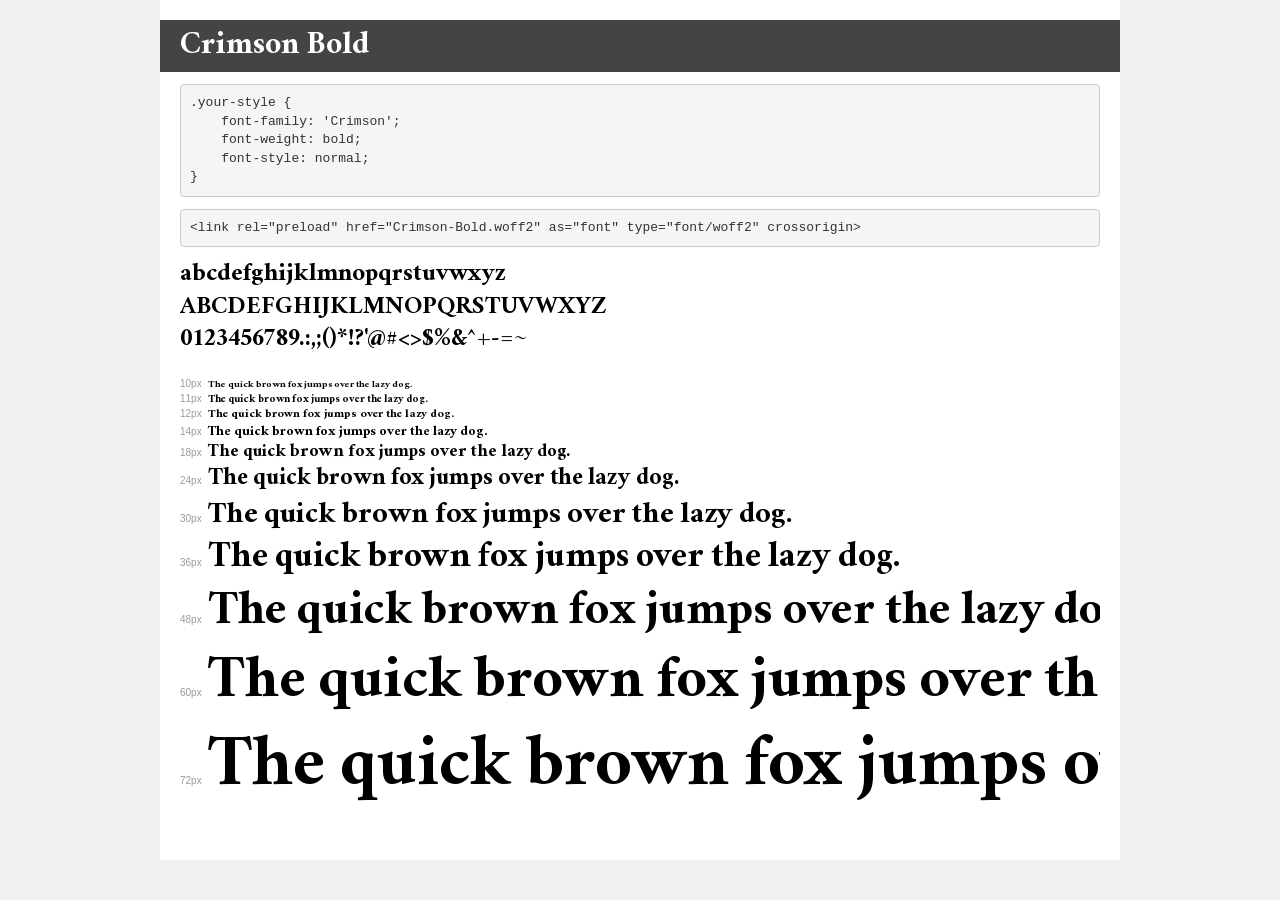
<file: resources/font/demo.html>
<!DOCTYPE html>
<html lang="en">
<head>
    <meta charset="utf-8">
    <meta http-equiv="X-UA-Compatible" content="IE=edge">
    <meta name="viewport" content="width=device-width, initial-scale=1">
    <meta name="robots" content="noindex, noarchive">
    <meta name="format-detection" content="telephone=no">
    <title>Transfonter demo</title>
    <link href="stylesheet.css" rel="stylesheet">
    <style>
        /*
        http://meyerweb.com/eric/tools/css/reset/
        v2.0 | 20110126
        License: none (public domain)
        */
        html, body, div, span, applet, object, iframe,
        h1, h2, h3, h4, h5, h6, p, blockquote, pre,
        a, abbr, acronym, address, big, cite, code,
        del, dfn, em, img, ins, kbd, q, s, samp,
        small, strike, strong, sub, sup, tt, var,
        b, u, i, center,
        dl, dt, dd, ol, ul, li,
        fieldset, form, label, legend,
        table, caption, tbody, tfoot, thead, tr, th, td,
        article, aside, canvas, details, embed,
        figure, figcaption, footer, header, hgroup,
        menu, nav, output, ruby, section, summary,
        time, mark, audio, video {
            margin: 0;
            padding: 0;
            border: 0;
            font-size: 100%;
            font: inherit;
            vertical-align: baseline;
        }
        /* HTML5 display-role reset for older browsers */
        article, aside, details, figcaption, figure,
        footer, header, hgroup, menu, nav, section {
            display: block;
        }
        body {
            line-height: 1;
        }
        ol, ul {
            list-style: none;
        }
        blockquote, q {
            quotes: none;
        }
        blockquote:before, blockquote:after,
        q:before, q:after {
            content: '';
            content: none;
        }
        table {
            border-collapse: collapse;
            border-spacing: 0;
        }
        /* demo styles */
        body {
            background: #f0f0f0;
            color: #000;
        }
        .page {
            background: #fff;
            width: 920px;
            margin: 0 auto;
            padding: 20px 20px 0 20px;
            overflow: hidden;
        }
        .font-container {
            overflow-x: auto;
            overflow-y: hidden;
            margin-bottom: 40px;
            line-height: 1.3;
            white-space: nowrap;
            padding-bottom: 5px;
        }
        h1 {
            position: relative;
            background: #444;
            font-size: 32px;
            color: #fff;
            padding: 10px 20px;
            margin: 0 -20px 12px -20px;
        }
        .letters {
            font-size: 25px;
            margin-bottom: 20px;
        }
        .s10:before {
            content: '10px';
        }
        .s11:before {
            content: '11px';
        }
        .s12:before {
            content: '12px';
        }
        .s14:before {
            content: '14px';
        }
        .s18:before {
            content: '18px';
        }
        .s24:before {
            content: '24px';
        }
        .s30:before {
            content: '30px';
        }
        .s36:before {
            content: '36px';
        }
        .s48:before {
            content: '48px';
        }
        .s60:before {
            content: '60px';
        }
        .s72:before {
            content: '72px';
        }
        .s10:before, .s11:before, .s12:before, .s14:before,
        .s18:before, .s24:before, .s30:before, .s36:before,
        .s48:before, .s60:before, .s72:before {
            font-family: Arial, sans-serif;
            font-size: 10px;
            font-weight: normal;
            font-style: normal;
            color: #999;
            padding-right: 6px;
        }
        pre {
            display: block;
            padding: 9px;
            margin: 0 0 12px;
            font-family: Monaco, Menlo, Consolas, "Courier New", monospace;
            font-size: 13px;
            line-height: 1.428571429;
            color: #333;
            font-weight: normal;
            font-style: normal;
            background-color: #f5f5f5;
            border: 1px solid #ccc;
            overflow-x: auto;
            border-radius: 4px;
        }
        /* responsive */
        @media (max-width: 959px) {
            .page {
                width: auto;
                margin: 0;
            }
        }
    </style>
</head>
<body>
<div class="page">
    <div class="demo">
        <h1 style="font-family: 'Crimson'; font-weight: bold; font-style: normal;">Crimson Bold</h1>
        <pre title="Usage">.your-style {
    font-family: 'Crimson';
    font-weight: bold;
    font-style: normal;
}</pre>
        <pre title="Preload (optional)">
&lt;link rel=&quot;preload&quot; href=&quot;Crimson-Bold.woff2&quot; as=&quot;font&quot; type=&quot;font/woff2&quot; crossorigin&gt;</pre>
        <div class="font-container" style="font-family: 'Crimson'; font-weight: bold; font-style: normal;">
            <p class="letters">
                abcdefghijklmnopqrstuvwxyz<br>
ABCDEFGHIJKLMNOPQRSTUVWXYZ<br>
                0123456789.:,;()*!?'@#&lt;&gt;$%&^+-=~
            </p>
            <p class="s10" style="font-size: 10px;">The quick brown fox jumps over the lazy dog.</p>
            <p class="s11" style="font-size: 11px;">The quick brown fox jumps over the lazy dog.</p>
            <p class="s12" style="font-size: 12px;">The quick brown fox jumps over the lazy dog.</p>
            <p class="s14" style="font-size: 14px;">The quick brown fox jumps over the lazy dog.</p>
            <p class="s18" style="font-size: 18px;">The quick brown fox jumps over the lazy dog.</p>
            <p class="s24" style="font-size: 24px;">The quick brown fox jumps over the lazy dog.</p>
            <p class="s30" style="font-size: 30px;">The quick brown fox jumps over the lazy dog.</p>
            <p class="s36" style="font-size: 36px;">The quick brown fox jumps over the lazy dog.</p>
            <p class="s48" style="font-size: 48px;">The quick brown fox jumps over the lazy dog.</p>
            <p class="s60" style="font-size: 60px;">The quick brown fox jumps over the lazy dog.</p>
            <p class="s72" style="font-size: 72px;">The quick brown fox jumps over the lazy dog.</p>
        </div>
    </div>

</div>
</body>
</html>
</file>
<file: resources/css/main.css>
@import url(https://fonts.googleapis.com/css?family=Merriweather:wght@400;700&display=swap);
/*https://gist.github.com/robinrendle/1d20c566c5e5fbd67f25*/
/*Box sizing (the nuclear option)*/
html {
  -ms-box-sizing: border-box;
  -webkit-box-sizing: border-box;
  -moz-box-sizing: border-box;
  box-sizing: border-box;
}

*,
*:before,
*:after {
  -ms-box-sizing: inherit;
  -webkit-box-sizing: inherit;
  -moz-box-sizing: inherit;
  box-sizing: inherit;
}

/* Fix font rendering defaults */
html, button {
  -ms-text-size-adjust: 100%;
  -webkit-text-size-adjust: 100%;
  -webkit-font-smoothing: antialiased;
  -moz-osx-font-smoothing: grayscale;
}

body {
  font-size: 100%;
}

html, body {
  height: 100%;
}

html, body, div, span, applet, object, iframe, h1, h2, h3, h4, h5, h6, p, blockquote, pre, a, abbr, acronym, address, big, cite, code, del, dfn, em, img, ins, kbd, q, s, samp, small, strike, strong, sub, sup, tt, var, b, u, i, center, input, dl, dt, dd, ol, ul, li, fieldset, form, label, legend, table, caption, tbody, tfoot, thead, tr, th, td, article, aside, canvas, embed, figure, figcaption, footer, header, hgroup, menu, nav, output, section, summary, time, mark, audio, video {
  margin: 0;
  padding: 0;
}

/* IE fixes for HTML5 elements */
article, aside, details, figcaption, figure, footer, header, hgroup, main, menu, nav, section, summary {
  display: block;
}

table {
  border-collapse: collapse;
  border-spacing: 0;
}

caption, th, td {
  text-align: left;
  font-weight: normal;
  vertical-align: middle;
}

strong, b, mark {
  font-weight: bold;
  font-style: inherit;
}

em, i, cite, q, address, dfn, var {
  font-style: italic;
  font-weight: inherit;
}

a, u, ins {
  text-decoration: none;
}

pre, code, samp, kbd {
  font-family: monospace;
}

iframe {
  width: 100%;
}

img {
  /*max-width: 100%;
     height: auto;
     -msinterpolation-mode: bicubic;*/
  border: none;
}

input, select, textarea {
  font: inherit;
}

button {
  cursor: pointer;
  font-size: 100%;
}

ol, ul, dl {
  list-style: none;
}

/* Mixin to prefix a property
/// @author Kitty Giraudel
/// @param {String} $property - Property name
/// @param {*} $value - Property value
/// @param {List} $prefixes (()) - List of prefixes to print
/// */
/*.selector {
  @include prefix(transform, rotate(45deg), webkit ms);
}
  */
/*
https://www.sitepoint.com/building-linear-gradient-mixin-sass/#buildingthemixin
Test if `$value` is a valid direction
@param {*} $value - Value to test
@return {Bool}
*/
.spandef {
  background-color: rgba(255, 255, 255, 0.2);
}

.spanhi {
  background-color: white;
}

@keyframes services {
  0% {
    margin-left: 0%;
  }
  14% {
    margin-left: 0%;
  }
  17% {
    margin-left: -100%;
  }
  32% {
    margin-left: -100%;
  }
  35% {
    margin-left: -200%;
  }
  49% {
    margin-left: -200%;
  }
  52% {
    margin-left: -300%;
  }
  67% {
    margin-left: -300%;
  }
  70% {
    margin-left: -400%;
  }
  84% {
    margin-left: -400%;
  }
  87% {
    margin-left: -500%;
  }
  100% {
    margin-left: -500%;
  }
}
@keyframes span1 {
  0% {
    background-color: white;
  }
  17% {
    background-color: white;
  }
  18% {
    background-color: rgba(255, 255, 255, 0.2);
  }
}
@keyframes span2 {
  0% {
    background-color: rgba(255, 255, 255, 0.2);
  }
  17% {
    background-color: rgba(255, 255, 255, 0.2);
  }
  18% {
    background-color: white;
  }
  34% {
    background-color: white;
  }
  35% {
    background-color: rgba(255, 255, 255, 0.2);
  }
}
@keyframes span3 {
  0% {
    background-color: rgba(255, 255, 255, 0.2);
  }
  34% {
    background-color: rgba(255, 255, 255, 0.2);
  }
  35% {
    background-color: white;
  }
  51% {
    background-color: white;
  }
  52% {
    background-color: rgba(255, 255, 255, 0.2);
  }
}
@keyframes span4 {
  0% {
    background-color: rgba(255, 255, 255, 0.2);
  }
  51% {
    background-color: rgba(255, 255, 255, 0.2);
  }
  52% {
    background-color: white;
  }
  68% {
    background-color: white;
  }
  71% {
    background-color: rgba(255, 255, 255, 0.2);
  }
}
@keyframes span5 {
  0% {
    background-color: rgba(255, 255, 255, 0.2);
  }
  70% {
    background-color: rgba(255, 255, 255, 0.2);
  }
  71% {
    background-color: white;
  }
  87% {
    background-color: white;
  }
  88% {
    background-color: rgba(255, 255, 255, 0.2);
  }
}
@keyframes span6 {
  0% {
    background-color: rgba(255, 255, 255, 0.2);
  }
  86% {
    background-color: rgba(255, 255, 255, 0.2);
  }
  87% {
    background-color: white;
  }
  100% {
    background-color: white;
  }
}
@keyframes services_mid {
  0% {
    margin-left: 0%;
  }
  17% {
    margin-left: 0%;
  }
  20% {
    margin-left: -52%;
  }
  37% {
    margin-left: -52%;
  }
  40% {
    margin-left: -104%;
  }
  57% {
    margin-left: -104%;
  }
  60% {
    margin-left: -156%;
  }
  77% {
    margin-left: -156%;
  }
  80% {
    margin-left: -208%;
  }
  100% {
    margin-left: -208%;
  }
}
@keyframes span11 {
  0% {
    background-color: white;
  }
  19% {
    background-color: white;
  }
  20% {
    background-color: rgba(255, 255, 255, 0.2);
  }
}
@keyframes span12 {
  0% {
    background-color: rgba(255, 255, 255, 0.2);
  }
  19% {
    background-color: rgba(255, 255, 255, 0.2);
  }
  20% {
    background-color: white;
  }
  39% {
    background-color: white;
  }
  40% {
    background-color: rgba(255, 255, 255, 0.2);
  }
}
@keyframes span13 {
  0% {
    background-color: rgba(255, 255, 255, 0.2);
  }
  39% {
    background-color: rgba(255, 255, 255, 0.2);
  }
  40% {
    background-color: white;
  }
  59% {
    background-color: white;
  }
  60% {
    background-color: rgba(255, 255, 255, 0.2);
  }
}
@keyframes span14 {
  0% {
    background-color: rgba(255, 255, 255, 0.2);
  }
  59% {
    background-color: rgba(255, 255, 255, 0.2);
  }
  60% {
    background-color: white;
  }
  79% {
    background-color: white;
  }
  80% {
    background-color: rgba(255, 255, 255, 0.2);
  }
}
@keyframes span15 {
  0% {
    background-color: rgba(255, 255, 255, 0.2);
  }
  79% {
    background-color: rgba(255, 255, 255, 0.2);
  }
  80% {
    background-color: white;
  }
  99% {
    background-color: white;
  }
  100% {
    background-color: rgba(255, 255, 255, 0.2);
  }
}
@keyframes services_max {
  0% {
    margin-left: 0%;
  }
  22% {
    margin-left: 0%;
  }
  25% {
    margin-left: -34.333%;
  }
  47% {
    margin-left: -34.333%;
  }
  50% {
    margin-left: -68.666%;
  }
  72% {
    margin-left: -68.666%;
  }
  75% {
    margin-left: -103%;
  }
  100% {
    margin-left: -103%;
  }
}
@keyframes span21 {
  0% {
    background-color: white;
  }
  24% {
    background-color: white;
  }
  25% {
    background-color: rgba(255, 255, 255, 0.2);
  }
}
@keyframes span22 {
  0% {
    background-color: rgba(255, 255, 255, 0.2);
  }
  25% {
    background-color: rgba(255, 255, 255, 0.2);
  }
  26% {
    background-color: white;
  }
  49% {
    background-color: white;
  }
  50% {
    background-color: rgba(255, 255, 255, 0.2);
  }
}
@keyframes span23 {
  0% {
    background-color: rgba(255, 255, 255, 0.2);
  }
  50% {
    background-color: rgba(255, 255, 255, 0.2);
  }
  51% {
    background-color: white;
  }
  74% {
    background-color: white;
  }
  75% {
    background-color: rgba(255, 255, 255, 0.2);
  }
}
@keyframes span24 {
  0% {
    background-color: rgba(255, 255, 255, 0.2);
  }
  75% {
    background-color: rgba(255, 255, 255, 0.2);
  }
  76% {
    background-color: white;
  }
  99% {
    background-color: white;
  }
  100% {
    background-color: rgba(255, 255, 255, 0.2);
  }
}
@keyframes looper {
  5% {
    transform: translateX(0%);
  }
  6% {
    transform: translateX(-100%);
  }
  11% {
    transform: translateX(-100%);
  }
  12% {
    transform: translateX(-200%);
  }
  17% {
    transform: translateX(-200%);
  }
  18% {
    transform: translateX(-300%);
  }
  23% {
    transform: translateX(-300%);
  }
  24% {
    transform: translateX(-400%);
  }
  29% {
    transform: translateX(-400%);
  }
  30% {
    transform: translateX(-500%);
  }
  35% {
    transform: translateX(-500%);
  }
  36% {
    transform: translateX(-600%);
  }
  41% {
    transform: translateX(-600%);
  }
  42% {
    transform: translateX(-700%);
  }
  47% {
    transform: translateX(-700%);
  }
  48% {
    transform: translateX(-800%);
  }
  53% {
    transform: translateX(-800%);
  }
  54% {
    transform: translateX(-900%);
  }
  59% {
    transform: translateX(-900%);
  }
  60% {
    transform: translateX(-1000%);
  }
  65% {
    transform: translateX(-1000%);
  }
  66% {
    transform: translateX(-1100%);
  }
  71% {
    transform: translateX(-1100%);
  }
  72% {
    transform: translateX(-1200%);
  }
  77% {
    transform: translateX(-1200%);
  }
  78% {
    transform: translateX(-1300%);
  }
  83% {
    transform: translateX(-1300%);
  }
  84% {
    transform: translateX(-1400%);
  }
  89% {
    transform: translateX(-1400%);
  }
  90% {
    transform: translateX(-1500%);
  }
  95% {
    transform: translateX(-1500%);
  }
  96% {
    transform: translateX(-1600%);
  }
  100% {
    transform: translateX(-1600%);
  }
}
@keyframes testo {
  22% {
    transform: translateX(0);
  }
  25% {
    transform: translateX(-100%);
  }
  47% {
    transform: translateX(-100%);
  }
  50% {
    transform: translateX(-200%);
  }
  72% {
    transform: translateX(-200%);
  }
  75% {
    transform: translateX(-300%);
  }
  100% {
    transform: translateX(-300%);
  }
}
@keyframes testnojs {
  22% {
    transform: translateX(0);
  }
  25% {
    transform: translateX(calc(-100% + 3rem));
  }
  47% {
    transform: translateX(calc(-100% + 3rem));
  }
  50% {
    transform: translateX(-200%);
  }
  72% {
    transform: translateX(-200%);
  }
  75% {
    transform: translateX(-300%);
  }
  100% {
    transform: translateX(-300%);
  }
}
@keyframes gallery {
  0% {
    transform: scale(80%);
  }
  100% {
    transform: scale(100%);
  }
}
/* ----------------------------------------------
 * Generated by Animista on 2020-11-25 9:5:10
 * Licensed under FreeBSD License.
 * See http://animista.net/license for more info. 
 * w: http://animista.net, t: @cssanimista
 * ---------------------------------------------- */
@keyframes kb-t {
  0% {
    transform: scale(1) translateY(0);
    transform-origin: 50% 16%;
  }
  100% {
    transform: scale(1.25) translateY(-15px);
    transform-origin: top;
  }
}
@keyframes kb-tr {
  0% {
    transform: scale(1) translate(0, 0);
    transform-origin: 84% 16%;
  }
  100% {
    transform: scale(1.25) translate(20px, -15px);
    transform-origin: right top;
  }
}
@keyframes kb-r {
  0% {
    transform: scale(1) translate(0, 0);
    transform-origin: 84% 50%;
  }
  100% {
    transform: scale(1.25) translateX(20px);
    transform-origin: right;
  }
}
@keyframes kb-br {
  0% {
    transform: scale(1) translate(0, 0);
    transform-origin: 84% 84%;
  }
  100% {
    transform: scale(1.25) translate(20px, 15px);
    transform-origin: right bottom;
  }
}
@keyframes kb-b {
  0% {
    transform: scale(1) translateY(0);
    transform-origin: 50% 84%;
  }
  100% {
    transform: scale(1.25) translateY(15px);
    transform-origin: bottom;
  }
}
@keyframes kb-bl {
  0% {
    transform: scale(1) translate(0, 0);
    transform-origin: 16% 84%;
  }
  100% {
    transform: scale(1.25) translate(-20px, 15px);
    transform-origin: left bottom;
  }
}
@keyframes kb-l {
  0% {
    transform: scale(1) translate(0, 0);
    transform-origin: 16% 50%;
  }
  100% {
    transform: scale(1.25) translate(-20px, 15px);
    transform-origin: left;
  }
}
@keyframes kb-tl {
  0% {
    transform: scale(1) translate(0, 0);
    transform-origin: 16% 16%;
  }
  100% {
    transform: scale(1.25) translate(-20px, -15px);
    transform-origin: top left;
  }
}
@keyframes snowfall {
  0% {
    transform: translate3d(var(--left-ini), 0, 0);
  }
  100% {
    transform: translate3d(var(--left-end), 110vh, 0);
  }
}
/*
Source - https://stackoverflow.com/a
Posted by Temani Afif, modified by community. See post 'Timeline' for change history
Retrieved 2025-12-21, License - CC BY-SA 4.0
*/
@keyframes snowflakes-fall {
  100% {
    top: 100%;
  }
}
@keyframes snowflakes-shake {
  50% {
    transform: translateX(80px);
  }
}
.snowflakes {
  display: flex;
  position: fixed;
  top: 0;
  left: 0;
  right: 0;
  bottom: 0;
  background-color: transparent;
  z-index: 9999;
  pointer-events: none;
}

.snowflake {
  color: #fff;
  font-size: 1em;
  font-family: Arial;
  text-shadow: 0 0 1px #000;
  flex: 1;
  position: relative;
  top: -10%;
  animation: snowflakes-fall 10s linear, snowflakes-shake 3s ease-in-out;
  animation-delay: var(--d);
  animation-iteration-count: 3;
}

@font-face {
  font-family: "Crimson";
  src: url("../font/Crimson-Bold.woff2") format("woff2"), url("../font/Crimson-Bold.woff") format("woff");
  font-weight: bold;
  font-style: normal;
  font-display: swap;
}
/*
@font-face {
  font-family: "Handwritten";
  src: url("../fonts/AlexBrush-Regular.ttf") format("truetype");
}
  */
html {
  scroll-behavior: smooth;
}

body {
  font-family: "Lucida Sans", "Lucida Sans Regular", "Lucida Grande", "Lucida Sans Unicode", Geneva, Verdana, sans-serif;
  font-family: "Hanken Grotesk", sans-serif;
  font-optical-sizing: auto;
  font-style: normal;
  line-height: 1.4;
  font-size: 0.875rem;
}

h1,
h2 {
  font-family: "Crimson", "Times New Roman", Times, serif;
}

header nav ul {
  position: absolute;
  left: -9999px;
  top: auto;
  margin: 2em 0 0;
  max-height: 0;
  overflow: hidden;
  transition: max-height 0.5s ease-out;
}
header nav ul li a {
  padding: 0.8em 0.5em 0.8em 1em;
  display: block;
  color: hsl(0deg, 0%, 33%);
}
header nav ul li a:hover {
  color: white;
  background-color: hsl(104deg, 96%, 9%);
}

main > section {
  padding: 0;
}
main > section article ul {
  list-style: disc;
  padding: 1em;
  line-height: 1.5;
  margin: 0 0 0 3em;
}
main > section article h1,
main > section article h2 {
  color: rgb(25, 78, 39);
  font-size: 2.6em;
  line-height: 1;
}
main > section article h4 {
  font-size: 1.3em;
  margin: 1em 0;
}
main > section:nth-child(2) article p:first-child {
  color: rgb(25, 78, 39);
  font-size: 1.3em;
  margin: 0 0 1em;
}
main > section:first-child {
  background-color: rgb(252, 246, 228);
}
main > section.testimonials {
  line-height: 1.6;
  color: rgb(25, 78, 39);
  background-image: url("../assets/Speechmarks-green10.png");
  background-color: rgb(252, 246, 228);
  background-repeat: no-repeat;
  background-size: contain;
  background-position: 50% 60%;
}
main > section.testimonials h2 {
  font-size: 2.5em;
  margin: 0;
}
main > section.testimonials p {
  margin: 0;
  font-style: italic;
}

main > footer {
  background-color: rgb(25, 78, 39);
  padding: 1em;
  color: white;
  font-size: 0.875rem;
}
main > footer a:link {
  color: white;
}
main > footer section.payment div {
  width: 3em;
  height: 2.2em;
  background-repeat: no-repeat;
  background-size: cover;
}
main > footer section.payment div:first-child {
  background-image: url("../assets/visa.svg");
}
main > footer section.payment div:nth-child(2) {
  background-image: url("../assets/mastercard.svg");
}
main > footer section.payment div:nth-child(3) {
  background-image: url("../assets/americanexpress.svg");
}
main > footer section.payment div:last-child {
  background-image: url("../assets/applepay.svg");
}

main section.contact h2,
main section.contact h4 {
  -webkit-box: 1;
  -moz-box: 1;
  -webkit-flex: 1 1 100%;
  -ms-flex: 1 1 100%;
  flex: 1 1 100%;
}
main section.contact p {
  line-height: 1.8;
}
main section.contact p:before {
  width: 4vw;
  height: 4vw;
  width: 1.5em;
  height: 1.5em;
  overflow: hidden;
  display: block;
  margin-right: 5px;
  background-color: white;
  border-radius: 50%;
  background-color: rgb(25, 78, 39);
}
main section.contact p:nth-of-type(1) {
  -webkit-box: 1;
  -moz-box: 1;
  -webkit-flex: 1 1 1%;
  -ms-flex: 1 1 1%;
  flex: 1 1 1%;
}
main section.contact p:nth-of-type(1):before {
  content: url("../assets/mail_trans.svg");
  background-color: rgb(25, 78, 39);
}
main section.contact p:nth-of-type(2) {
  -webkit-box: 1;
  -moz-box: 1;
  -webkit-flex: 1 1 100%;
  -ms-flex: 1 1 100%;
  flex: 1 1 100%;
}
main section.contact p:nth-of-type(2):before {
  content: url("../assets/mobile_tran.svg");
  background-color: rgb(25, 78, 39);
}
main section.contact p:nth-of-type(3):before {
  content: url("../assets/whatsapp_trans.svg");
  background-color: rgb(25, 78, 39);
}
main section.contact p:nth-of-type(4) {
  color: rgb(25, 78, 39);
}
main section.contact p:nth-of-type(4):before {
  content: url("../assets/instagram_trans.svg");
  margin: 0 0.66em;
  background-color: rgb(25, 78, 39);
}
main section.contact p:nth-of-type(5) {
  color: rgb(25, 78, 39);
}
main section.contact p:nth-of-type(5):before {
  content: url("../assets/linkedin_trans.svg");
  background-color: rgb(25, 78, 39);
}

main > footer nav {
  font-size: 0.725em;
  padding: 0.25em 0;
}
main > footer nav ul li a:link,
main > footer nav ul li a:visited {
  color: rgb(252, 246, 228);
}
main > footer nav ul li a:hover,
main > footer nav ul li a:active {
  color: white;
}

body > div > footer ul {
  font-size: 0.625rem;
}
body > div > footer ul a:link,
body > div > footer ul a:visited {
  color: rgb(252, 246, 228);
}
body > div > footer ul a:hover,
body > div > footer ul a:active {
  color: white;
}

@media only screen and (max-width: 480px) {
  .testimonials article:nth-child(3) p {
    line-height: 1;
  }
}
@media only screen and (max-width: 768px) {
  #home header > nav > ul > li:nth-child(1) > a:link,
#home header > nav > ul > li:nth-child(1) > a:visited {
    color: white;
    background-color: hsl(0deg, 0%, 33%);
  }
  #services header > nav > ul > li:nth-child(2) > a:link,
#services header > nav > ul > li:nth-child(2) > a:visited {
    color: white;
    background-color: hsl(0deg, 0%, 33%);
  }
  #about header > nav > ul > li:nth-child(3) > a:link,
#about header > nav > ul > li:nth-child(3) > a:visited {
    color: white;
    background-color: hsl(0deg, 0%, 33%);
  }
  #gallery header > nav > ul > li:nth-child(4) > a:link,
#gallery header > nav > ul > li:nth-child(4) > a:visited {
    color: white;
    background-color: hsl(0deg, 0%, 33%);
  }
  #contact header > nav > ul > li:nth-child(5) > a:link,
#contact header > nav > ul > li:nth-child(5) > a:visited {
    color: white;
    background-color: hsl(0deg, 0%, 33%);
  }
}
@media only screen and (min-width: 769px) {
  .eco {
    font-size: calc(18px + 4 * (100vw - 769px) / 511);
  }
  header nav {
    margin: 0 0 -2rem;
  }
  header nav ul li {
    text-align: center;
  }
  header nav ul li a {
    padding: 4.5rem 0 0.25rem;
    display: -webkit-box;
    display: -moz-box;
    display: -ms-flexbox;
    display: -webkit-flex;
    display: flex;
    flex-wrap: nowrap;
    flex-flow: column;
    justify-content: end;
    font-size: 1.125rem;
    text-align: center;
    color: rgb(25, 78, 39);
    max-width: 6rem;
    min-width: 6rem;
    min-height: 4rem;
    border: solid 0 white;
    background: rgb(25, 78, 39) no-repeat url("../assets/blackbird_eat.png") 50% 20%/cover;
    background-image: url("../assets/blackbird_eat.png"), radial-gradient(#27783c 10%, black);
    transition: all 0.2s ease-out;
  }
  header nav ul li a:hover {
    color: rgb(25, 78, 39);
    background-image: url("../assets/blackbird_eat.png"), radial-gradient(hsl(25deg, 79%, 15%) 10%, black);
    transform: translateY(-1px);
  }
  #home header > nav > ul > li:nth-child(1) a:link,
#home header > nav > ul > li:nth-child(1) a:visited {
    background: black no-repeat url("../assets/blackbird_sq.png") 50% 20%/cover;
    color: black;
  }
  #home header > nav > ul > li:nth-child(1) a:link:hover,
#home header > nav > ul > li:nth-child(1) a:visited:hover {
    color: rgb(25, 78, 39);
    background-image: url("../assets/blackbird_eat.png");
  }
  #services header > nav > ul > li:nth-child(2) a:link,
#services header > nav > ul > li:nth-child(2) a:visited {
    background: black no-repeat url("../assets/blackbird_sq.png") 50% 20%/cover;
    color: black;
  }
  #services header > nav > ul > li:nth-child(2) a:link:hover,
#services header > nav > ul > li:nth-child(2) a:visited:hover {
    color: rgb(25, 78, 39);
    background-image: url("../assets/blackbird_eat.png");
  }
  #about header > nav > ul > li:nth-child(3) a:link,
#about header > nav > ul > li:nth-child(3) a:visited {
    background: black no-repeat url("../assets/blackbird_sq.png") 50% 20%/cover;
    color: black;
  }
  #about header > nav > ul > li:nth-child(3) a:link:hover,
#about header > nav > ul > li:nth-child(3) a:visited:hover {
    color: rgb(25, 78, 39);
    background-image: url("../assets/blackbird_eat.png");
  }
  #gallery header > nav > ul > li:nth-child(4) a:link,
#gallery header > nav > ul > li:nth-child(4) a:visited {
    background: black no-repeat url("../assets/blackbird_sq.png") 50% 20%/cover;
    color: black;
  }
  #gallery header > nav > ul > li:nth-child(4) a:link:hover,
#gallery header > nav > ul > li:nth-child(4) a:visited:hover {
    color: rgb(25, 78, 39);
    background-image: url("../assets/blackbird_eat.png");
  }
  #contact header > nav > ul > li:nth-child(5) a:link,
#contact header > nav > ul > li:nth-child(5) a:visited {
    background: black no-repeat url("../assets/blackbird_sq.png") 50% 20%/cover;
    color: black;
  }
  #contact header > nav > ul > li:nth-child(5) a:link:hover,
#contact header > nav > ul > li:nth-child(5) a:visited:hover {
    color: rgb(25, 78, 39);
    background-image: url("../assets/blackbird_eat.png");
  }
}
@media only screen and (min-width: 1025px) {
  .mission article p:first-child {
    font-size: calc(24px + 2 * (100vw - 1025px) / 255);
  }
}
body > div {
  display: -webkit-box;
  display: -moz-box;
  display: -ms-flexbox;
  display: -webkit-flex;
  display: flex;
  flex-wrap: nowrap;
  min-height: 100vh;
  flex-direction: column;
}
body > div > main {
  -webkit-box: 5;
  -moz-box: 5;
  -webkit-flex: 5 0 auto;
  -ms-flex: 5 0 auto;
  flex: 5 0 auto;
}
body > div > header {
  padding: 1rem;
  display: -webkit-box;
  display: -moz-box;
  display: -ms-flexbox;
  display: -webkit-flex;
  display: flex;
  flex-wrap: wrap;
}
body > div > header h1 {
  text-indent: 100%;
  font-size: 1px;
  overflow: hidden;
  white-space: nowrap;
  color: white;
  -webkit-box: 1;
  -moz-box: 1;
  -webkit-flex: 1 1 100%;
  -ms-flex: 1 1 100%;
  flex: 1 1 100%;
}
body > div > header > a {
  width: 120px;
  display: block;
}
body > div > header > a svg path {
  fill: hsl(136deg, 51%, 20%) !important;
}
body > div > header input {
  display: none;
}
body > div > header label {
  position: absolute;
  top: 1em;
  right: 2.2em;
  width: 2em;
  height: 2em;
  text-indent: -10em;
  overflow: hidden;
  background-image: url("../assets/menu.jpg");
  background-repeat: no-repeat;
  background-position: center;
  background-size: contain;
}
body > div > header input:checked ~ nav ul {
  position: absolute;
  z-index: 200;
  left: calc(100% - 6em);
  background-color: rgba(255, 255, 255, 0.8);
  box-shadow: 1px 1px 4px rgb(25, 78, 39);
  max-height: 16em;
}
body > div > header > nav {
  margin-left: auto;
}
body > div > footer {
  -webkit-box: 1;
  -moz-box: 1;
  -webkit-flex: 1 0 1em;
  -ms-flex: 1 0 1em;
  flex: 1 0 1em;
}

section {
  padding: 1rem;
}
section article button {
  border-radius: 4px;
  border-width: 0;
  padding: 0.7em 1.2em;
  margin: 1.5em 0 0.5em;
  background-color: rgb(25, 78, 39);
  color: white;
}
section article button a {
  text-transform: uppercase;
  font-weight: bold;
}

.eco {
  background-color: rgb(25, 78, 39);
  color: rgb(252, 246, 228);
  padding: 1em;
  text-align: center;
}
.eco ul {
  list-style: none;
  padding: 0;
  margin: 0;
  overflow: hidden;
  line-height: 2;
}
.eco ul li {
  display: inline;
  padding: 0.15em 1.9em;
}
.eco ul li:first-child {
  background: url("../assets/smiley.png") no-repeat 0 0/contain;
}
.eco ul li:nth-child(2) {
  overflow: hidden;
  height: 0;
  padding: 1.35em 0 0 0;
  display: block;
  background: url("../assets/rhs.svg") no-repeat center/contain;
}
.eco ul li:last-child {
  background: url("../assets/eco.png") no-repeat 0 0/contain;
}

main > footer nav ul li {
  display: inline-block;
  margin-right: 1.6em;
}
main > footer .payment {
  display: -webkit-box;
  display: -moz-box;
  display: -ms-flexbox;
  display: -webkit-flex;
  display: flex;
  flex-wrap: nowrap;
  margin: 0;
  padding: 0.5em 0;
}
main > footer .payment div {
  min-width: 2.8em;
  height: 2.15em;
  width: 2.9em;
  margin: 0 0.5em 0 0;
  border-radius: 4px;
  overflow: hidden;
}
main > footer .payment div:last-child {
  margin: 0;
}

html body > div > main section > aside {
  margin: 0 0 1.2em;
}
html body > div > main section > aside > a {
  display: block;
}
html body > div > main section > aside > a img {
  width: 100%;
  display: block;
}
html body > div > main > footer {
  background-color: rgb(25, 78, 39);
  padding: 1.3em 1.3em 2.5em;
  color: white;
}
html body > div > main > footer section.contact {
  padding: 0;
}
html body > div > main section.contact {
  padding: 1.3em 1.3em 2.5em;
  display: -webkit-box;
  display: -moz-box;
  display: -ms-flexbox;
  display: -webkit-flex;
  display: flex;
  flex-wrap: wrap;
}
html body > div > main section.contact p {
  display: -webkit-box;
  display: -moz-box;
  display: -ms-flexbox;
  display: -webkit-flex;
  display: flex;
  flex-wrap: nowrap;
  margin: 0 0 0.66em;
}
html body > div > main + footer {
  background-color: black;
  padding: 5em;
  color: white;
  font-size: 0.5em;
  text-align: center;
}
html body > div > main + footer ul {
  display: -webkit-box;
  display: -moz-box;
  display: -ms-flexbox;
  display: -webkit-flex;
  display: flex;
  flex-wrap: wrap;
  -webkit-box-pack: center;
  -ms-flex-pack: center;
  -webkit-justify-content: center;
  justify-content: center;
}
html body > div > main + footer ul li {
  margin: 0 0.4em;
}
html body > div > main section.testimonials {
  text-align: center;
  padding: 0 0.5rem 1rem;
  display: -webkit-box;
  display: -moz-box;
  display: -ms-flexbox;
  display: -webkit-flex;
  display: flex;
  flex-wrap: wrap;
  column-gap: 1vw;
}
html body > div > main section.testimonials h2 {
  -webkit-box: 0;
  -moz-box: 0;
  -webkit-flex: 0 0 100%;
  -ms-flex: 0 0 100%;
  flex: 0 0 100%;
}
html body > div > main section.testimonials div {
  display: -webkit-box;
  display: -moz-box;
  display: -ms-flexbox;
  display: -webkit-flex;
  display: flex;
  flex-wrap: nowrap;
  -webkit-box: 0;
  -moz-box: 0;
  -webkit-flex: 0 0 88%;
  -ms-flex: 0 0 88%;
  flex: 0 0 88%;
  min-width: 80%;
  overflow-x: hidden;
  position: relative;
}
html body > div > main section.testimonials div article {
  -webkit-box: 0;
  -moz-box: 0;
  -webkit-flex: 0 0 100%;
  -ms-flex: 0 0 100%;
  flex: 0 0 100%;
  display: -webkit-box;
  display: -moz-box;
  display: -ms-flexbox;
  display: -webkit-flex;
  display: flex;
  flex-wrap: nowrap;
  flex-direction: column;
  -webkit-box-pack: center;
  -ms-flex-pack: center;
  -webkit-justify-content: center;
  justify-content: center;
  margin: 0;
  padding: 0;
  -o-animation: testo 28s linear 100ms infinite normal forwards;
  -moz-animation: testo 28s linear 100ms infinite normal forwards;
  -webkit-animation: testo 28s linear 100ms infinite normal forwards;
  animation: testo 28s linear 100ms infinite normal forwards;
}
html body > div > main section.testimonials > p {
  -webkit-box: 1;
  -moz-box: 1;
  -webkit-flex: 1 1 0.5em;
  -ms-flex: 1 1 0.5em;
  flex: 1 1 0.5em;
}
html body > div > main section.testimonials > p:first-of-type {
  margin-right: auto;
}
html body > div > main section.testimonials > p:last-of-type {
  margin-left: auto;
}
@media (pointer: coarse) {
  html body > div > main section.testimonials > div {
    min-width: 70%;
  }
  html body > div > main section.testimonials > p {
    font-size: 3rem !important;
  }
}
html.js main section.testimonials {
  display: -webkit-box;
  display: -moz-box;
  display: -ms-flexbox;
  display: -webkit-flex;
  display: flex;
  flex-wrap: wrap;
}
html.js main section.testimonials h2 {
  -webkit-box: 1;
  -moz-box: 1;
  -webkit-flex: 1 1 100%;
  -ms-flex: 1 1 100%;
  flex: 1 1 100%;
}
html.js main section.testimonials div {
  -webkit-box: 0;
  -moz-box: 0;
  -webkit-flex: 0 0 50vw;
  -ms-flex: 0 0 50vw;
  flex: 0 0 50vw;
}
html.js main section.testimonials > p {
  font-size: 2em;
  margin: auto;
  cursor: pointer;
  opacity: 1;
  transition: opacity 2s linear 0.5s;
}
html.js main section.testimonials.animed div article {
  transform: none;
  -o-animation: none;
  -moz-animation: none;
  -webkit-animation: none;
  animation: none;
}
html.js main section.testimonials.animed div.transform article {
  transform: translateX(-100%);
}
html.js main section.testimonials.animed div.transit article {
  transition: transform 1s linear;
}
@media (pointer: fine) {
  html.js main section.testimonials.fade > p {
    opacity: 0;
  }
  html.js main section.testimonials:hover > p {
    opacity: 1;
  }
}
html.no-js body > div > main section.testimonials > label {
  display: block;
  min-height: 100%;
  margin: auto;
  z-index: 5;
  cursor: pointer;
  font-size: 2rem;
  opacity: 0;
  transition: opacity 1s linear;
}
html.no-js body > div > main section.testimonials > label:after {
  content: "<";
}
html.no-js body > div > main section.testimonials > label[for=forth] {
  order: 3;
}
html.no-js body > div > main section.testimonials > label[for=forth]:after {
  content: ">";
}
html.no-js body > div > main section.testimonials > input:checked ~ div article {
  -o-animation: none;
  -moz-animation: none;
  -webkit-animation: none;
  animation: none;
}
html.no-js body > div > main section.testimonials:hover label {
  opacity: 1;
}

@media only screen and (min-width: 769px) {
  body > div > header {
    align-items: end;
    padding: 1rem 1rem 2rem;
  }
  body > div > header nav:first-of-type ul:first-child {
    position: relative;
    box-shadow: none;
    height: auto;
    max-height: fit-content;
    left: 0;
    display: -webkit-box;
    display: -moz-box;
    display: -ms-flexbox;
    display: -webkit-flex;
    display: flex;
    flex-wrap: nowrap;
    -webkit-box-pack: space-between;
    -ms-flex-pack: space-between;
    -webkit-justify-content: center;
    justify-content: space-between;
    position: relative;
    left: 0;
    top: 0;
    max-height: 100%;
  }
  body > div > header > label {
    position: absolute;
    left: -9999px;
    top: auto;
  }
  body > div > header > a {
    width: 158px;
    display: block;
  }
  main .eco {
    padding: 1em;
    padding-right: calc(16px + 84 * (100vw - 769px) / 511);
    padding-left: calc(16px + 84 * (100vw - 769px) / 511);
  }
  main .eco ul {
    display: -webkit-box;
    display: -moz-box;
    display: -ms-flexbox;
    display: -webkit-flex;
    display: flex;
    flex-wrap: nowrap;
    -webkit-box-pack: space-around;
    -ms-flex-pack: space-around;
    -webkit-justify-content: center;
    justify-content: space-around;
    align-items: center;
  }
  main .eco ul li {
    padding: 0 0 0 2.7em;
  }
  main .eco ul li:nth-child(2) {
    -webkit-box: 3;
    -moz-box: 3;
    -webkit-flex: 3 1 8em;
    -ms-flex: 3 1 8em;
    flex: 3 1 8em;
    padding: 1.5em 0 0 0;
  }
  main section:first-child {
    display: -webkit-box;
    display: -moz-box;
    display: -ms-flexbox;
    display: -webkit-flex;
    display: flex;
    flex-wrap: wrap;
    column-gap: 1em;
    padding-top: calc(30px + 30 * (100vw - 769px) / 511);
    padding-bottom: calc(30px + 20 * (100vw - 769px) / 511);
  }
  main section:first-child article {
    font-size: 1.15em;
    -webkit-box: 7;
    -moz-box: 7;
    -webkit-flex: 7 1 10em;
    -ms-flex: 7 1 10em;
    flex: 7 1 10em;
    margin-top: calc(40px + 100 * (100vw - 769px) / 511);
    margin-bottom: calc(40px + 100 * (100vw - 769px) / 511);
  }
  main section:first-child article h1 {
    font-size: 4em;
  }
  main section:first-child aside {
    -webkit-box: 3;
    -moz-box: 3;
    -webkit-flex: 3 1 10em;
    -ms-flex: 3 1 10em;
    flex: 3 1 10em;
    order: 2;
  }
  main section:first-child aside figure {
    height: 100%;
  }
  main section:first-child footer {
    -webkit-box: 0;
    -moz-box: 0;
    -webkit-flex: 0 0 100%;
    -ms-flex: 0 0 100%;
    flex: 0 0 100%;
    order: 3;
  }
  main:first-of-type footer {
    background: rgb(25, 78, 39) url("../assets/Green-George-logo-beige.svg") no-repeat 95% 70%/12%;
    font-size: 1.125rem;
  }
  main:first-of-type footer section.contact {
    display: grid;
    gap: 0;
    grid-template-columns: repeat(8, 6.5%);
    grid-template-columns: 3em 7em 3em 3em 3em 5em 8em 1fr;
  }
  main:first-of-type footer section.contact p {
    grid-column: span 1;
  }
  main:first-of-type footer section.contact p:before {
    width: 2em;
    height: 2em;
    margin-right: 1em;
    display: block;
  }
  main:first-of-type footer section.contact p:nth-child(-n+2) {
    grid-row: 1/2;
  }
  main:first-of-type footer section.contact p:nth-child(1) {
    grid-column: span 5;
  }
  main:first-of-type footer section.contact p:nth-child(2) {
    grid-column: span 2;
  }
  main:first-of-type footer section.contact p:nth-last-child(-n+3) {
    grid-row: 2/3;
  }
  main:first-of-type footer section.contact p:nth-child(3) {
    grid-column: span 2;
  }
  main:first-of-type footer section.contact p:nth-child(4):before {
    margin: 0;
  }
  main:first-of-type footer section.payment {
    font-size: 1.8rem;
  }
  main:first-of-type footer section.payment + nav {
    font-size: 1rem;
  }
  main:first-of-type section.testimonials {
    font-size: 1.125rem;
  }
  main:first-of-type section.testimonials h2 {
    font-size: 3.3em;
  }
}
@keyframes autoplay {
  .1% {
    --img-animps: running;
    opacity: 0;
    z-index: calc(var(--z) + var(--slides));
  }
  5% {
    opacity: 1;
  }
  70% {
    opacity: 1;
  }
  71% {
    --img-animps: paused;
  }
  100% {
    opacity: 0;
    z-index: var(--z);
  }
}
html #home #player {
  padding: 1rem;
  min-height: 100%;
  line-height: 1.6;
  position: relative;
}
html #home #player label[for=anim1] {
  z-index: 123;
  display: block;
  cursor: pointer;
  position: absolute;
  right: 1.4rem;
  top: 1.4rem;
  width: 36px;
  height: 36px;
  border-style: double;
  border-width: 0 0 0 24px;
  border-color: rgba(255, 255, 255, 0.5);
}
html #home #player label[for=anim1]:hover {
  border-color: transparent transparent transparent rgb(255, 255, 255);
}
html #home #player #anim1:checked ~ label[for=anim1] {
  width: auto;
  height: auto;
  border-style: solid;
  border-width: 18px 0px 18px 36px;
  border-color: transparent transparent transparent rgba(255, 255, 255, 0.5);
}
html #home #player #anim1:checked ~ label[for=anim1]:hover {
  border-color: transparent transparent transparent rgb(255, 255, 255);
}
html #home #player #anim1:checked ~ aside figure {
  --animps: paused;
  --img-animps: paused !important;
}
html #home #player aside {
  overflow: hidden;
  position: relative;
  height: 10rem;
}
html #home #player aside > figure {
  animation: autoplay var(--animdur) infinite;
  animation-delay: calc(var(--index) * var(--animdur) / 16);
  animation-play-state: var(--animps);
  position: absolute;
  opacity: 0;
  width: 100%;
  will-change: opacity;
}
html #home #player aside > figure:first-child {
  opacity: 1;
}
html #home #player aside > figure img {
  animation-direction: alternate;
  animation-duration: calc(var(--animdur) / 2);
  animation-fill-mode: both;
  animation-iteration-count: infinite;
  animation-name: var(--animn);
  animation-play-state: var(--img-animps);
  animation-timing-function: var(--animtf);
  display: block;
  width: 100%;
  height: 100%;
  object-fit: cover;
  object-position: var(--x, 50%) var(--y, 50%);
  will-change: transform;
}
html #home #player article h1 {
  font-size: 2.6em;
  line-height: 1;
}
html #home #player article h4 {
  font-size: 1.29em;
  margin: 0.5em 0;
}
html #home #player.c-mm {
  --index: 0;
  --animdur: 64000ms;
  --animps: paused;
  --img-animps: paused;
  --slides: 16;
  --animtf: ease-out;
  --z: 100;
}
html #home #player:hover #anim1:checked ~ label[for=anim1] {
  opacity: 1;
}
html #home #player #anim1:not(:checked) ~ aside figure {
  --animps: running;
  --img-animps: running;
}
html #home .mission {
  padding: 1rem;
}
html #home .mission article p:first-child {
  font-family: "Trebuchet", cursive;
  text-align: center;
  color: rgb(25, 78, 39);
  font-size: 1.3em;
}
html #home.pause aside figure {
  filter: brightness(50%);
  -o-animation: none;
  -moz-animation: none;
  -webkit-animation: none;
  animation: none;
}
html #home.pause aside:first-child {
  margin-left: -100%;
}

@media only screen and (min-width: 769px) {
  html #home main > #player {
    padding: 3rem;
    column-gap: 2rem;
    display: -webkit-box;
    display: -moz-box;
    display: -ms-flexbox;
    display: -webkit-flex;
    display: flex;
    flex-wrap: nowrap;
  }
  html #home main > #player label[for=anim1] {
    right: 3.6rem;
    top: 3.6rem;
  }
  html #home main > #player aside {
    height: auto;
  }
  html #home main > #player article {
    margin: 0;
    display: -webkit-box;
    display: -moz-box;
    display: -ms-flexbox;
    display: -webkit-flex;
    display: flex;
    flex-wrap: nowrap;
    flex-direction: column;
    -webkit-box-pack: space-between;
    -ms-flex-pack: space-between;
    -webkit-justify-content: center;
    justify-content: space-between;
  }
  html #home main > #player article > * {
    -webkit-box: 0;
    -moz-box: 0;
    -webkit-flex: 0 0 auto;
    -ms-flex: 0 0 auto;
    flex: 0 0 auto;
    -webkit-box-pack: start;
    -ms-flex-pack: start;
    -webkit-justify-content: center;
    justify-content: start;
  }
  html #home main > #player article button {
    align-self: start;
    margin: 1.5em 0 0;
  }
}
@media only screen and (min-width: 769px) {
  #home main > #player {
    font-size: 1.005rem;
  }
  #home main > #player article h1 {
    font-size: 3.88em;
  }
  #home main > #player article h4 {
    font-size: 1.6225em;
  }
}
@media only screen and (min-width: 820px) {
  html #home main > #player {
    display: -webkit-box;
    display: -moz-box;
    display: -ms-flexbox;
    display: -webkit-flex;
    display: flex;
    flex-wrap: nowrap;
  }
  html #home main > #player article {
    -webkit-box-pack: center;
    -ms-flex-pack: center;
    -webkit-justify-content: center;
    justify-content: center;
    -webkit-box: 7;
    -moz-box: 7;
    -webkit-flex: 7 1 1em;
    -ms-flex: 7 1 1em;
    flex: 7 1 1em;
  }
  html #home main > #player aside {
    -webkit-box: 4;
    -moz-box: 4;
    -webkit-flex: 4 1 1em;
    -ms-flex: 4 1 1em;
    flex: 4 1 1em;
  }
}
@media only screen and (min-width: 1024px) {
  html #home main > #player {
    padding: 3rem 1.5rem;
  }
  html #home main > #player label[for=anim1] {
    right: 2rem;
  }
  html #home main > #player article {
    margin: 8rem 0;
  }
}
html #services {
  --animps: running;
  --aniklas: $lo;
}
html #services section.services {
  display: -webkit-box;
  display: -moz-box;
  display: -ms-flexbox;
  display: -webkit-flex;
  display: flex;
  flex-wrap: nowrap;
  flex-direction: column;
  padding: 0.7em 2em 0.7em;
  background-color: rgb(25, 78, 39);
  text-align: center;
  background: #143f1f;
  background: linear-gradient(0deg, rgb(25, 78, 39) 0%, #0d2714, 75%, rgb(25, 78, 39) 100%);
}
html #services section.services h2 {
  color: rgb(252, 246, 228);
  font-size: 2.3em;
  line-height: 1.7;
}
html #services section.services > div {
  display: -webkit-box;
  display: -moz-box;
  display: -ms-flexbox;
  display: -webkit-flex;
  display: flex;
  flex-wrap: nowrap;
  overflow: hidden;
}
html #services section.services > div article {
  animation-play-state: var(--animps);
  -webkit-box: 0;
  -moz-box: 0;
  -webkit-flex: 0 0 100%;
  -ms-flex: 0 0 100%;
  flex: 0 0 100%;
}
html #services section.services > div article aside {
  background-position: center;
  background-size: cover;
}
html #services section.services > div article figure img {
  width: 100%;
  max-height: 12em;
  display: block;
  object-fit: cover;
  height: 100%;
  object-position: center top;
}
html #services section.services > div article.transit {
  transition: transform 0.6s ease-in;
}
html #services section.services > div article:first-child {
  -o-animation: services 36s ease-in 1s infinite normal forwards;
  -moz-animation: services 36s ease-in 1s infinite normal forwards;
  -webkit-animation: services 36s ease-in 1s infinite normal forwards;
  animation: services 36s ease-in 1s infinite normal forwards;
}
html #services section.services + div {
  font-size: 4em;
  color: white;
  background-color: rgb(25, 78, 39);
  text-align: center;
  display: -webkit-box;
  display: -moz-box;
  display: -ms-flexbox;
  display: -webkit-flex;
  display: flex;
  flex-wrap: nowrap;
  -webkit-box-pack: space-around;
  -ms-flex-pack: space-around;
  -webkit-justify-content: center;
  justify-content: space-around;
  padding: 0.2em 1.5em;
  padding-left: calc(10px + 540 * (100vw - 320px) / 960);
  padding-right: calc(10px + 540 * (100vw - 320px) / 960);
  margin-top: -1px;
}
html #services section.services + div label {
  display: block;
  width: 8px;
  height: 8px;
  border-radius: 50%;
  background-color: rgba(255, 255, 255, 0.2);
}
html #services section.services article {
  background-color: rgb(252, 246, 228);
  margin: 0;
  padding: 0 0 4em;
}
html #services section.services article p {
  padding: 0 4em;
}
html #services section.services article > aside {
  width: 100%;
  height: 12em;
  background-repeat: no-repeat;
  background-size: cover;
  background-position: center;
}
html #services section.services article h3 {
  color: rgb(25, 78, 39);
  margin: 1em 0;
  font-size: 1.6em;
  line-height: 1;
}
html #services .mission {
  padding: 1rem;
}
html #services .mission article p:first-child {
  font-family: "Trebuchet", cursive;
  text-align: center;
  color: rgb(25, 78, 39);
  font-size: 1.3em;
}
html #services.ran section.services article:nth-child(-n+6) {
  -o-animation: none;
  -moz-animation: none;
  -webkit-animation: none;
  animation: none;
}
html #services.ran #control label:nth-child(-n+6) {
  -o-animation: none;
  -moz-animation: none;
  -webkit-animation: none;
  animation: none;
}
html.js #services #control label {
  background-color: rgba(255, 255, 255, 0.2);
}
html.js #services #control label.hi {
  background-color: white !important;
}
html.js #services #control label section.services div article.transform {
  transform: translateX(-100%);
}

@media only screen and (max-width: 768px) {
  html #services #control label:first-child {
    -o-animation: span1 36s linear 0s infinite normal forwards;
    -moz-animation: span1 36s linear 0s infinite normal forwards;
    -webkit-animation: span1 36s linear 0s infinite normal forwards;
    animation: span1 36s linear 0s infinite normal forwards;
  }
  html #services #control label:nth-child(2) {
    -o-animation: span2 36s linear 0s infinite normal forwards;
    -moz-animation: span2 36s linear 0s infinite normal forwards;
    -webkit-animation: span2 36s linear 0s infinite normal forwards;
    animation: span2 36s linear 0s infinite normal forwards;
  }
  html #services #control label:nth-child(3) {
    -o-animation: span3 36s linear 0s infinite normal forwards;
    -moz-animation: span3 36s linear 0s infinite normal forwards;
    -webkit-animation: span3 36s linear 0s infinite normal forwards;
    animation: span3 36s linear 0s infinite normal forwards;
  }
  html #services #control label:nth-child(4) {
    -o-animation: span4 36s linear 0s infinite normal forwards;
    -moz-animation: span4 36s linear 0s infinite normal forwards;
    -webkit-animation: span4 36s linear 0s infinite normal forwards;
    animation: span4 36s linear 0s infinite normal forwards;
  }
  html #services #control label:nth-child(5) {
    -o-animation: span5 36s linear 0s infinite normal forwards;
    -moz-animation: span5 36s linear 0s infinite normal forwards;
    -webkit-animation: span5 36s linear 0s infinite normal forwards;
    animation: span5 36s linear 0s infinite normal forwards;
  }
  html #services #control label:nth-child(6) {
    -o-animation: span6 36s linear 0s infinite normal forwards;
    -moz-animation: span6 36s linear 0s infinite normal forwards;
    -webkit-animation: span6 36s linear 0s infinite normal forwards;
    animation: span6 36s linear 0s infinite normal forwards;
  }
}
@media only screen and (min-width: 769px) {
  html #services section.services {
    font-size: 1.2rem;
  }
  html #services section.services div {
    display: -webkit-box;
    display: -moz-box;
    display: -ms-flexbox;
    display: -webkit-flex;
    display: flex;
    flex-wrap: nowrap;
    column-gap: 4%;
    overflow: hidden;
  }
  html #services section.services div article {
    -webkit-box: 1;
    -moz-box: 1;
    -webkit-flex: 1 0 48%;
    -ms-flex: 1 0 48%;
    flex: 1 0 48%;
  }
  html #services section.services div article:first-child {
    -o-animation: services_mid 36s ease-in 1s infinite normal forwards;
    -moz-animation: services_mid 36s ease-in 1s infinite normal forwards;
    -webkit-animation: services_mid 36s ease-in 1s infinite normal forwards;
    animation: services_mid 36s ease-in 1s infinite normal forwards;
  }
  html #services section.services div article p {
    padding: 0 2em;
  }
  html #services header > nav > ul > li:nth-child(1) a:first-child:link {
    background-image: url("../assets/blackbird_flip.png"), radial-gradient(#27783c 10%, black);
  }
  html #services header > nav > ul > li:nth-child(1) a:first-child:hover {
    background-image: url("../assets/blackbird_flip.png"), radial-gradient(hsl(25deg, 79%, 15%) 10%, black);
  }
  html #services main > section:first-child {
    font-size: 1.005rem;
  }
  html #services main > section:first-child article h1 {
    font-size: 3.88em;
  }
  html #services main > section:first-child article h4 {
    font-size: 1.6225em;
  }
  html.js #services section.services div article.transform {
    transform: translateX(-109%);
  }
}
@media only screen and (min-width: 769px) and (max-width: 1024px) {
  html #services #control label:first-child {
    -o-animation: span11 36s linear 0s infinite normal forwards;
    -moz-animation: span11 36s linear 0s infinite normal forwards;
    -webkit-animation: span11 36s linear 0s infinite normal forwards;
    animation: span11 36s linear 0s infinite normal forwards;
  }
  html #services #control label:nth-child(2) {
    -o-animation: span12 36s linear 0s infinite normal forwards;
    -moz-animation: span12 36s linear 0s infinite normal forwards;
    -webkit-animation: span12 36s linear 0s infinite normal forwards;
    animation: span12 36s linear 0s infinite normal forwards;
  }
  html #services #control label:nth-child(3) {
    -o-animation: span13 36s linear 0s infinite normal forwards;
    -moz-animation: span13 36s linear 0s infinite normal forwards;
    -webkit-animation: span13 36s linear 0s infinite normal forwards;
    animation: span13 36s linear 0s infinite normal forwards;
  }
  html #services #control label:nth-child(4) {
    -o-animation: span14 36s linear 0s infinite normal forwards;
    -moz-animation: span14 36s linear 0s infinite normal forwards;
    -webkit-animation: span14 36s linear 0s infinite normal forwards;
    animation: span14 36s linear 0s infinite normal forwards;
  }
  html #services #control label:nth-child(5) {
    -o-animation: span15 36s linear 0s infinite normal forwards;
    -moz-animation: span15 36s linear 0s infinite normal forwards;
    -webkit-animation: span15 36s linear 0s infinite normal forwards;
    animation: span15 36s linear 0s infinite normal forwards;
  }
  html #services #control label:nth-child(6) {
    position: absolute;
    left: -9999px;
    top: auto;
    -o-animation: span16 36s linear 0s infinite normal forwards;
    -moz-animation: span16 36s linear 0s infinite normal forwards;
    -webkit-animation: span16 36s linear 0s infinite normal forwards;
    animation: span16 36s linear 0s infinite normal forwards;
  }
  html #services.ran #control label:nth-child(6) {
    position: relative;
    left: 0;
    top: 0;
  }
}
@media only screen and (min-width: 1025px) {
  html #services main section.services h2 {
    font-size: 3.125em;
  }
  html #services main section.services div {
    display: -webkit-box;
    display: -moz-box;
    display: -ms-flexbox;
    display: -webkit-flex;
    display: flex;
    flex-wrap: nowrap;
    column-gap: 3%;
    overflow: hidden;
  }
  html #services main section.services div article {
    -webkit-box: 1;
    -moz-box: 1;
    -webkit-flex: 1 0 31.333%;
    -ms-flex: 1 0 31.333%;
    flex: 1 0 31.333%;
  }
  html #services main section.services div article:first-child {
    -o-animation: services_max 36s ease-in 1s infinite normal forwards;
    -moz-animation: services_max 36s ease-in 1s infinite normal forwards;
    -webkit-animation: services_max 36s ease-in 1s infinite normal forwards;
    animation: services_max 36s ease-in 1s infinite normal forwards;
  }
  html #services main #control label:first-child {
    -o-animation: span21 36s linear 0s infinite normal forwards;
    -moz-animation: span21 36s linear 0s infinite normal forwards;
    -webkit-animation: span21 36s linear 0s infinite normal forwards;
    animation: span21 36s linear 0s infinite normal forwards;
  }
  html #services main #control label:nth-child(2) {
    -o-animation: span22 36s linear 0s infinite normal forwards;
    -moz-animation: span22 36s linear 0s infinite normal forwards;
    -webkit-animation: span22 36s linear 0s infinite normal forwards;
    animation: span22 36s linear 0s infinite normal forwards;
  }
  html #services main #control label:nth-child(3) {
    -o-animation: span23 36s linear 0s infinite normal forwards;
    -moz-animation: span23 36s linear 0s infinite normal forwards;
    -webkit-animation: span23 36s linear 0s infinite normal forwards;
    animation: span23 36s linear 0s infinite normal forwards;
  }
  html #services main #control label:nth-child(4) {
    -o-animation: span24 36s linear 0s infinite normal forwards;
    -moz-animation: span24 36s linear 0s infinite normal forwards;
    -webkit-animation: span24 36s linear 0s infinite normal forwards;
    animation: span24 36s linear 0s infinite normal forwards;
  }
  html #services main #control label:nth-last-child(-n+2) {
    position: absolute;
    left: -9999px;
    top: auto;
  }
  html #services.ran main #control label:nth-last-child(-n+2) {
    position: relative;
    left: 0;
    top: 0;
  }
  html #services.js #services section.services div article.transform {
    transform: translateX(-109.5%);
  }
}
@media (pointer: coarse) {
  div#services #control label {
    width: calc(16px - 8 * (100vw - 320px) / 960);
    height: calc(16px - 8 * (100vw - 320px) / 960);
  }
}
#trigger {
  position: relative;
  opacity: 0.5;
}
#trigger:after {
  /*
  width: 16px;
  height: 16px;
  content: "";
  display: block;
  background-color: white;
  position: absolute;
  left: -2px;
  top: -2px;
  border-radius: 50%;
  border: solid 2px $main;
  */
}
#trigger:checked ~ h2:first-of-type {
  color: red;
}

#about nav.eco {
  padding: 0.7em;
  padding-left: clamp(1em, 2vw, 2em);
  padding-right: clamp(1em, 2vw, 2em);
}
#about nav.eco ul {
  display: -webkit-box;
  display: -moz-box;
  display: -ms-flexbox;
  display: -webkit-flex;
  display: flex;
  flex-wrap: wrap;
  gap: 0.7em;
  font-size: 1.25em;
}
#about nav.eco ul li {
  position: relative;
  -webkit-box: 0;
  -moz-box: 0;
  -webkit-flex: 0 1 auto;
  -ms-flex: 0 1 auto;
  flex: 0 1 auto;
  padding: 0 0 0 2em;
  background-size: 12%;
  background-position: left center;
}
#about nav.eco ul li:nth-child(2) {
  -webkit-box: 1;
  -moz-box: 1;
  -webkit-flex: 1 1 100%;
  -ms-flex: 1 1 100%;
  flex: 1 1 100%;
  padding: 1.5em 0 0 0;
  background-size: contain;
  background-position: center;
}
#about nav.eco ul li:first-child {
  margin-left: auto;
}
#about main > section:first-of-type {
  display: -webkit-box;
  display: -moz-box;
  display: -ms-flexbox;
  display: -webkit-flex;
  display: flex;
  flex-wrap: nowrap;
  font-size: 1.125rem;
  padding: 3.25em 1.5em 2em;
}
#about main > section:first-of-type a {
  -webkit-box: 14;
  -moz-box: 14;
  -webkit-flex: 14 1 1em;
  -ms-flex: 14 1 1em;
  flex: 14 1 1em;
  display: block;
  position: absolute;
  left: -9999px;
  top: auto;
}
#about main > section:first-of-type a img {
  display: block;
  width: 100%;
  height: 100%;
  object-fit: cover;
}
#about main > section:first-of-type article {
  -webkit-box: 8;
  -moz-box: 8;
  -webkit-flex: 8 1 1em;
  -ms-flex: 8 1 1em;
  flex: 8 1 1em;
}
#about main > section:first-of-type article h2 {
  font-size: 4em;
  line-height: 1;
}
#about main > section:first-of-type article > p {
  font-size: 1em;
}
#about main > section:first-of-type article > p:first-of-type {
  color: rgb(25, 78, 39);
  font-size: 1.33em;
  margin: 0 0 1em;
}
#about main > section:first-of-type article ul {
  font-size: 1em;
}

@media only screen and (min-width: 769px) {
  html #about main > section:first-of-type {
    padding: 3.5rem 2rem;
    column-gap: 2em;
    align-items: stretch;
  }
  html #about main > section:first-of-type article h2 {
    font-size: calc(66px + 6 * (100vw - 769px) / 511);
  }
  html #about main > section:first-of-type > a {
    position: relative;
    left: 0;
    top: 0;
    margin: 0;
  }
  html #about main .eco {
    padding: 0.5em 1em;
    padding-left: calc(16px + 140 * (100vw - 769px) / 520);
    padding-right: calc(16px + 140 * (100vw - 769px) / 520);
    font-size: 1em;
  }
  html #about main .eco ul {
    display: -webkit-box;
    display: -moz-box;
    display: -ms-flexbox;
    display: -webkit-flex;
    display: flex;
    flex-wrap: nowrap;
    -webkit-box-pack: space-between;
    -ms-flex-pack: space-between;
    -webkit-justify-content: center;
    justify-content: space-between;
    align-items: center;
  }
  html #about main .eco ul li {
    padding: 0.15em 0 0.15em 2.5em;
  }
  html #about main .eco ul li:nth-child(2) {
    -webkit-box: 1;
    -moz-box: 1;
    -webkit-flex: 1 1 1em;
    -ms-flex: 1 1 1em;
    flex: 1 1 1em;
  }
  html #about header > nav > ul > li:nth-child(-n+2) a:first-child:link {
    background-image: url("../assets/blackbird_flip.png"), radial-gradient(#27783c 10%, black);
  }
  html #about header > nav > ul > li:nth-child(-n+2) a:first-child:hover {
    background-image: url("../assets/blackbird_flip.png"), radial-gradient(hsl(25deg, 79%, 15%) 10%, black);
  }
}
@media only screen and (min-width: 1025px) {
  #about section:first-of-type > a {
    overflow: hidden;
  }
  #about section:first-of-type > a img {
    transition: transform 4s ease-in 1s;
  }
  #about section:first-of-type > a.hi img {
    transform: scale(1.5) translate(-20px, 15px);
    transform-origin: center;
  }
  #about main .testimonials {
    background-size: 50%;
  }
}
@keyframes autoplay {
  .1% {
    --img-animps: running;
    opacity: 0;
    z-index: calc(var(--z) + var(--slides));
  }
  5% {
    opacity: 1;
  }
  50% {
    opacity: 1;
  }
  51% {
    --img-animps: paused;
  }
  100% {
    opacity: 0;
    z-index: var(--z);
  }
}
#gallery main > section:first-of-type {
  padding: 1rem 4rem 2rem;
  background-color: rgb(252, 246, 228);
}
#gallery main > section:first-of-type h1 {
  font-size: 4rem;
  color: rgb(25, 78, 39);
  text-align: center;
}
#gallery main > section:first-of-type > div {
  display: -webkit-box;
  display: -moz-box;
  display: -ms-flexbox;
  display: -webkit-flex;
  display: flex;
  flex-wrap: wrap;
  align-content: start;
  justify-content: space-between;
  gap: 0.75em;
}
#gallery main > section:first-of-type > div a {
  display: block;
  filter: brightness(1);
  /*
          @include prefix(
            animation,
            gallery 0.6s ease-in 0.1s 1 normal forwards,
            o moz webkit
          );
  */
}
#gallery main > section:first-of-type > div a:hover {
  filter: brightness(0.3);
}
#gallery main > section:first-of-type > div a img {
  display: block;
  width: 100%;
}
#gallery main > section:first-of-type > div div {
  display: -webkit-box;
  display: -moz-box;
  display: -ms-flexbox;
  display: -webkit-flex;
  display: flex;
  flex-wrap: wrap;
  gap: 0.75em;
}
#gallery main > section:first-of-type > div div a {
  display: block;
  -webkit-box: 1;
  -moz-box: 1;
  -webkit-flex: 1 1 100%;
  -ms-flex: 1 1 100%;
  flex: 1 1 100%;
  width: 100%;
}

@media only screen and (min-width: 769px) {
  #gallery main > section:first-of-type > div {
    display: grid;
    padding: 1.5%;
    row-gap: 0.3%;
    column-gap: 1.5%;
    grid-template-columns: repeat(2, 1fr);
    grid-template-rows: repeat(3, 13.75%) 7.77% 7.77% 2.1% 7.77% 3.2% 7.77% 2.1% 5% 2.33% 7.77% 1fr;
  }
  #gallery main > section:first-of-type > div a {
    overflow: hidden;
  }
  #gallery main > section:first-of-type > div a:nth-child(8), #gallery main > section:first-of-type > div a:nth-child(10) {
    grid-row: span 3;
  }
  #gallery main > section:first-of-type > div a:nth-child(14) {
    grid-column: 2/3;
    grid-row: 8/11;
  }
  #gallery main > section:first-of-type > div a:nth-child(13) {
    grid-row: span 2;
  }
  #gallery main > section:first-of-type > div a:nth-child(15) {
    grid-row: 11/13;
    grid-column: 2/3;
  }
  #gallery main > section:first-of-type > div a:nth-child(16) {
    grid-row: 12/15;
    grid-column: 1/2;
    opacity: 1;
  }
  #gallery main > section:first-of-type > div img {
    width: 100%;
    height: auto;
    object-fit: cover;
    display: block;
  }
  #gallery header > nav > ul > li:nth-child(-n+3) a:first-child:link {
    background-image: url("../assets/blackbird_flip.png"), radial-gradient(#27783c 10%, black);
  }
  #gallery header > nav > ul > li:nth-child(-n+3) a:first-child:hover {
    background-image: url("../assets/blackbird_flip.png"), radial-gradient(hsl(25deg, 79%, 15%) 10%, black);
  }
}
@media only screen and (min-width: 1025px) {
  #gallery main > section:first-of-type > div {
    display: grid;
    row-gap: 0.7%;
    grid-template-columns: repeat(3, 1fr);
    grid-template-rows: repeat(4, 9.3%) repeat(4, 5%) 2.9% 4% repeat(4, 5.1%);
  }
  #gallery main > section:first-of-type > div a {
    display: block;
    overflow: hidden;
    max-width: 100%;
    grid-row: span 2;
  }
  #gallery main > section:first-of-type > div a:nth-child(8) {
    grid-row: 5/10;
  }
  #gallery main > section:first-of-type > div a:nth-child(10) {
    grid-row: 7/11;
    grid-column: 1/2;
  }
  #gallery main > section:first-of-type > div a:nth-child(11) {
    grid-row: 7/9;
    grid-column: 3/4;
  }
  #gallery main > section:first-of-type > div a:nth-child(12) {
    grid-row: 10/12;
    grid-column: 2/3;
  }
  #gallery main > section:first-of-type > div a:nth-child(13) {
    grid-column: 2/3;
  }
  #gallery main > section:first-of-type > div a:nth-child(14) {
    grid-row: 9/13;
    grid-column: 3/4;
  }
  #gallery main > section:first-of-type > div a:nth-child(16) {
    grid-row: span 3;
  }
  #gallery main > section:first-of-type > div a:nth-child(15) {
    grid-row: 11/13;
    grid-column: 1/2;
  }
}
#gallery #lightbox {
  overflow: scroll;
  gap: 0;
  position: fixed;
  top: 0;
  left: 0;
  z-index: 1;
  min-height: 100vh;
  max-height: 100vh;
  min-width: 100vw;
  display: -webkit-box;
  display: -moz-box;
  display: -ms-flexbox;
  display: -webkit-flex;
  display: flex;
  flex-wrap: nowrap;
  flex-direction: column;
  color: white;
  text-align: center;
  padding: 0;
  font-size: 1rem;
  background-color: rgba(0, 0, 0, 0.95);
}
#gallery #lightbox img {
  width: 100%;
  display: block;
  cursor: grab;
}
#gallery #lightbox img:hover {
  filter: brightness(0.9);
}
#gallery #lightbox p {
  color: white;
  margin: 0;
}
#gallery #lightbox > * {
  -webkit-box: 1;
  -moz-box: 1;
  -webkit-flex: 1 1 100%;
  -ms-flex: 1 1 100%;
  flex: 1 1 100%;
}
#gallery #lightbox main {
  display: -webkit-box;
  display: -moz-box;
  display: -ms-flexbox;
  display: -webkit-flex;
  display: flex;
  flex-wrap: nowrap;
  -webkit-box: 5;
  -moz-box: 5;
  -webkit-flex: 5 1 1em;
  -ms-flex: 5 1 1em;
  flex: 5 1 1em;
  column-gap: 1em;
  font-size: 2rem;
  align-items: center;
  justify-content: center;
}
#gallery #lightbox main p {
  margin: auto 0;
  -webkit-box: 1;
  -moz-box: 1;
  -webkit-flex: 1 1 1em;
  -ms-flex: 1 1 1em;
  flex: 1 1 1em;
  cursor: pointer;
  padding: 0.2em 0.4em 0.4em;
  line-height: 1;
}
#gallery #lightbox main figure {
  max-width: 11em;
  -webkit-box: 4;
  -moz-box: 4;
  -webkit-flex: 4 1 1em;
  -ms-flex: 4 1 1em;
  flex: 4 1 1em;
  border-radius: 2px;
  margin: 0.75em 0;
  box-shadow: 0 0 30px rgba(0, 0, 0, 0.3), 0 0 8px -5px rgba(0, 0, 0, 0.3);
  -webkit-transform: translateX(0);
  -moz-transform: translateX(0);
  -ms-transform: translateX(0);
  -o-transform: translateX(0);
  transform: translateX(0);
  -webkit-transition: -webkit-transform 150ms ease-in;
  -moz-transition: -moz-transform 150ms ease-in;
  -ms-transition: -ms-transform 150ms ease-in;
  -o-transition: -o-transform 150ms ease-in;
  transition: transform 150ms ease-in;
}
#gallery #lightbox main figure img {
  display: block;
  width: 100%;
  border: solid 1px white;
}
#gallery #lightbox main figure:first-of-type {
  display: none;
}
#gallery #lightbox main.mv figure:last-of-type {
  -webkit-transform: translateX(200%);
  -moz-transform: translateX(200%);
  -ms-transform: translateX(200%);
  -o-transform: translateX(200%);
  transform: translateX(200%);
}
#gallery #lightbox main.mvd figure:last-of-type {
  -webkit-transform: translateX(-200%);
  -moz-transform: translateX(-200%);
  -ms-transform: translateX(-200%);
  -o-transform: translateX(-200%);
  transform: translateX(-200%);
}
#gallery #lightbox main.lscp figure {
  max-width: 18em;
}
#gallery #lightbox header {
  padding: 1.4em;
  position: relative;
  z-index: 1;
  display: -webkit-box;
  display: -moz-box;
  display: -ms-flexbox;
  display: -webkit-flex;
  display: flex;
  flex-wrap: nowrap;
  -webkit-box: 0;
  -moz-box: 0;
  -webkit-flex: 0 1 100%;
  -ms-flex: 0 1 100%;
  flex: 0 1 100%;
  -webkit-box-pack: space-between;
  -ms-flex-pack: space-between;
  -webkit-justify-content: center;
  justify-content: space-between;
  background-color: rgba(0, 0, 0, 0.8);
}
#gallery #lightbox header #count {
  font-size: 1.5em;
}
#gallery #lightbox header div {
  display: -webkit-box;
  display: -moz-box;
  display: -ms-flexbox;
  display: -webkit-flex;
  display: flex;
  flex-wrap: nowrap;
  position: relative;
  column-gap: 0.5em;
}
#gallery #lightbox header div p {
  width: 2em;
  height: 2em;
  cursor: pointer;
}
#gallery #lightbox header div p:last-child::after {
  content: "x";
  font-size: 2.6em;
  line-height: 0.5;
}
#gallery #lightbox header div p:last-child:hover {
  color: rgb(176, 33, 20);
}
#gallery #lightbox header div p#mag {
  background: url("../assets/mag.png") no-repeat center 98%/cover;
}
#gallery #lightbox header div p#zoom {
  background: url("../assets/fsceen.png") no-repeat center -8%/cover;
}
#gallery #lightbox header p {
  -webkit-transition: opacity 1s ease-in;
  -moz-transition: opacity 1s ease-in;
  -ms-transition: opacity 1s ease-in;
  -o-transition: opacity 1s ease-in;
  transition: opacity 1s ease-in;
  opacity: 1;
}
#gallery #lightbox header.fader p {
  opacity: 0;
}
#gallery #lightbox header a#exit {
  opacity: 1;
  cursor: pointer;
}
#gallery #lightbox #fullscreen {
  cursor: pointer;
}
#gallery #lightbox footer {
  padding: 1.4em;
  background-color: rgba(0, 0, 0, 0.8);
  position: relative;
  z-index: 1;
  -webkit-box: 0;
  -moz-box: 0;
  -webkit-flex: 0 1 100%;
  -ms-flex: 0 1 100%;
  flex: 0 1 100%;
}
#gallery #lightbox footer p {
  opacity: 1;
  -webkit-transition: opacity 1s ease-in;
  -moz-transition: opacity 1s ease-in;
  -ms-transition: opacity 1s ease-in;
  -o-transition: opacity 1s ease-in;
  transition: opacity 1s ease-in;
}
#gallery #lightbox #esc {
  border: solid 1px white;
  color: hsl(70deg, 71%, 40%);
  padding: 1em 2em;
  border-radius: 8px;
  position: absolute;
  top: 1em;
  width: 50%;
  margin-left: 25%;
  z-index: 2;
}
#gallery #lightbox #esc kbd {
  padding: 0.2em;
  border: solid 1px white;
  border-radius: 4px;
}
#gallery #lightbox.fader header p,
#gallery #lightbox.fader footer p {
  opacity: 0;
}
#gallery #lightbox.rev main figure:first-of-type {
  display: block;
}
#gallery #lightbox.rev main figure:last-of-type {
  display: none;
}
#gallery #lightbox.rev main.mv figure:first-of-type {
  -webkit-transform: translateX(-200%);
  -moz-transform: translateX(-200%);
  -ms-transform: translateX(-200%);
  -o-transform: translateX(-200%);
  transform: translateX(-200%);
}
#gallery #lightbox.rev main.mvd figure:first-of-type {
  -webkit-transform: translateX(200%);
  -moz-transform: translateX(200%);
  -ms-transform: translateX(200%);
  -o-transform: translateX(200%);
  transform: translateX(200%);
}
#gallery #lightbox.mag p#mag {
  background-position: center 0;
}
#gallery #lightbox.zoom p#zoom {
  background-position: center 108%;
}
#gallery #lightbox.mag figure {
  max-width: 100%;
}
#gallery #lightbox.mag .lscp figure {
  max-width: 100%;
}
#gallery #lightbox.zoom figure {
  max-width: 16em;
  min-height: 100%;
  max-height: 100%;
}
#gallery #lightbox.zoom .lscp figure {
  max-width: 26em;
  min-height: 100%;
  max-height: 100%;
}

.js #gal a {
  -webkit-transform: scale(75%);
  -moz-transform: scale(75%);
  -ms-transform: scale(75%);
  -o-transform: scale(75%);
  transform: scale(75%);
  opacity: 0;
}
.js #gal a.active {
  opacity: 1;
  -webkit-transform: scale(100%);
  -moz-transform: scale(100%);
  -ms-transform: scale(100%);
  -o-transform: scale(100%);
  transform: scale(100%);
  -webkit-transition: opacity 1s ease-in-out 0.1s;
  -moz-transition: opacity 1s ease-in-out 0.1s;
  -ms-transition: opacity 1s ease-in-out 0.1s;
  -o-transition: opacity 1s ease-in-out 0.1s;
  transition: opacity 1s ease-in-out 0.1s;
  -webkit-transition: -webkit-transform 1s ease-in-out 0.1s;
  -moz-transition: -moz-transform 1s ease-in-out 0.1s;
  -ms-transition: -ms-transform 1s ease-in-out 0.1s;
  -o-transition: -o-transform 1s ease-in-out 0.1s;
  transition: transform 1s ease-in-out 0.1s;
}

@media only screen and (max-width: 667px) {
  #gallery #lightbox main p {
    background-color: rgba(0, 0, 0, 0.5);
  }
}
#gallery #lightbox #anim1:checked ~ label[for=anim1] {
  width: 36px;
  height: 36px;
  border-style: solid;
  border-width: 18px;
  border-style: double;
  border-width: 0px 0 0px 24px;
}
#gallery #lightbox label[for=anim1] {
  z-index: 123;
  display: block;
  cursor: pointer;
  position: absolute;
  left: calc(50% - 18px);
  transform: translateY(0);
  transition: transform 1s;
  border-style: solid;
  border-width: 18px 0px 18px 36px;
  border-color: transparent transparent transparent rgba(255, 255, 255, 0.5);
}
#gallery #lightbox label[for=anim1]:hover {
  border-color: transparent transparent transparent rgb(255, 255, 255);
}
#gallery #lightbox #anim1:checked ~ main a {
  --animps: running !important;
  --img-animps: paused;
}
#gallery #lightbox #anim1:not(:checked) ~ main a:first-of-type {
  opacity: 1;
}
#gallery #lightbox #anim1:not(:checked) ~ main a {
  --animps: paused;
  --img-animps: paused !important;
}
#gallery #lightbox main.c-mm {
  position: relative;
  min-height: 100%;
  margin: 0 5vw;
  overflow: hidden;
  --index: 0;
  --animdur: 32000ms;
  --animps: paused;
  --img-animps: paused;
  --slides: 17;
  --animtf: ease-out;
  --z: 100;
}
#gallery #lightbox main.c-mm > a {
  animation: autoplay var(--animdur) infinite 2s;
  animation-delay: calc(var(--index) * var(--animdur) / 17);
  animation-play-state: var(--animps);
  position: absolute;
  opacity: 0;
  width: 100%;
  --animps: paused;
  overflow: hidden;
  min-height: 100%;
  min-width: 100%;
}
#gallery #lightbox main.c-mm > a img {
  animation-direction: alternate;
  animation-duration: calc(var(--animdur) / 1.5);
  animation-fill-mode: both;
  animation-iteration-count: infinite;
  animation-name: var(--animn);
  animation-play-state: var(--img-animps);
  animation-timing-function: var(--animtf);
  display: block;
  width: 100%;
  height: 100%;
  object-fit: cover;
  object-position: var(--x, 50%) var(--y, 50%);
  will-change: transform;
}
#gallery #lightbox main.c-mm + footer p {
  color: black;
}
#gallery #lightbox.zoom label[for=anim1] {
  transform: translateY(6em);
}

/*.map > * {
  @include hide;
}

.map #map {
  @include show;
  text-align: center;
  margin: 1em 0 0;
  font-size: 1rem;
}

.js {
  .map > * {
    @include show;
  }
  .map #map {
    @include hide;
  }
}
*/
#contact main > section:first-child {
  color: rgb(252, 246, 228);
  background-color: rgb(25, 78, 39);
  font-size: 1.125rem;
}
#contact main > section:first-child h4 {
  font-size: 1.33em;
  font-family: "Crimson", "Times New Roman", Times, serif;
}
#contact main > section:first-child h2 {
  font-size: 4em;
  line-height: 1;
}
#contact main > section:first-child p {
  line-height: 2;
}
#contact main > section:first-child p:before {
  width: 2em;
  height: 2em;
  margin: 0 0.7em 0 0;
}
#contact #map {
  text-align: center;
  font-size: 1rem;
  padding: 1em 0;
}

@media only screen and (min-width: 769px) {
  #contact header > nav > ul > li:nth-child(-n+4) a:first-child:link {
    background-image: url("../assets/blackbird_flip.png"), radial-gradient(#27783c 10%, black);
  }
  #contact header > nav > ul > li:nth-child(-n+4) a:first-child:hover {
    background-image: url("../assets/blackbird_flip.png"), radial-gradient(hsl(25deg, 79%, 15%) 10%, black);
  }
}
#privacy main section article {
  margin: 0 5rem 1rem 12rem;
}
#privacy main section article h3 {
  color: rgb(25, 78, 39);
}
#privacy main section article p a:link,
#privacy main section article p a:visited {
  color: rgb(204, 51, 102);
}
#privacy main section article ul a:hover, #privacy main section article a:active {
  color: rgb(204, 51, 102);
}
#privacy main > h1 {
  margin: 0 0 0 12rem;
  font-size: 2em;
  color: rgb(25, 78, 39);
}

/*# sourceMappingURL=main.css.map */
</file>
<file: resources/font/stylesheet.css>
@font-face {
    font-family: 'Crimson';
    src: url('Crimson-Bold.woff2') format('woff2'),
        url('Crimson-Bold.woff') format('woff');
    font-weight: bold;
    font-style: normal;
    font-display: swap;
}

331.653 148.82 178.584 297.641


<svg version="1.1" id="Layer_1" xmlns="http://www.w3.org/2000/svg" xmlns:xlink="http://www.w3.org/1999/xlink" x="0px" y="0px"
	 width="178.584px" height="297.641px" viewBox="331.653 148.82 178.584 297.641"
	 enable-background="new 331.653 148.82 178.584 297.641" xml:space="preserve">
<rect x="361.417" y="178.584" display="none" fill="#FF0026" width="119.056" height="223.23"/>
<g>
	<g>
		<path fill="#FFFFFF" d="M495.355,148.82h-148.82c-8.929,0-14.882,5.953-14.882,14.882v267.877c0,8.929,5.953,14.882,14.882,14.882
			h148.82c8.929,0,14.882-5.953,14.882-14.882V163.702C510.237,154.773,504.283,148.82,495.355,148.82z M435.826,431.579h-29.764
			v-14.883h29.764V431.579z M480.473,401.814H361.417v-223.23h119.056V401.814z"/>
	</g>
</g>
</svg>
</file>
